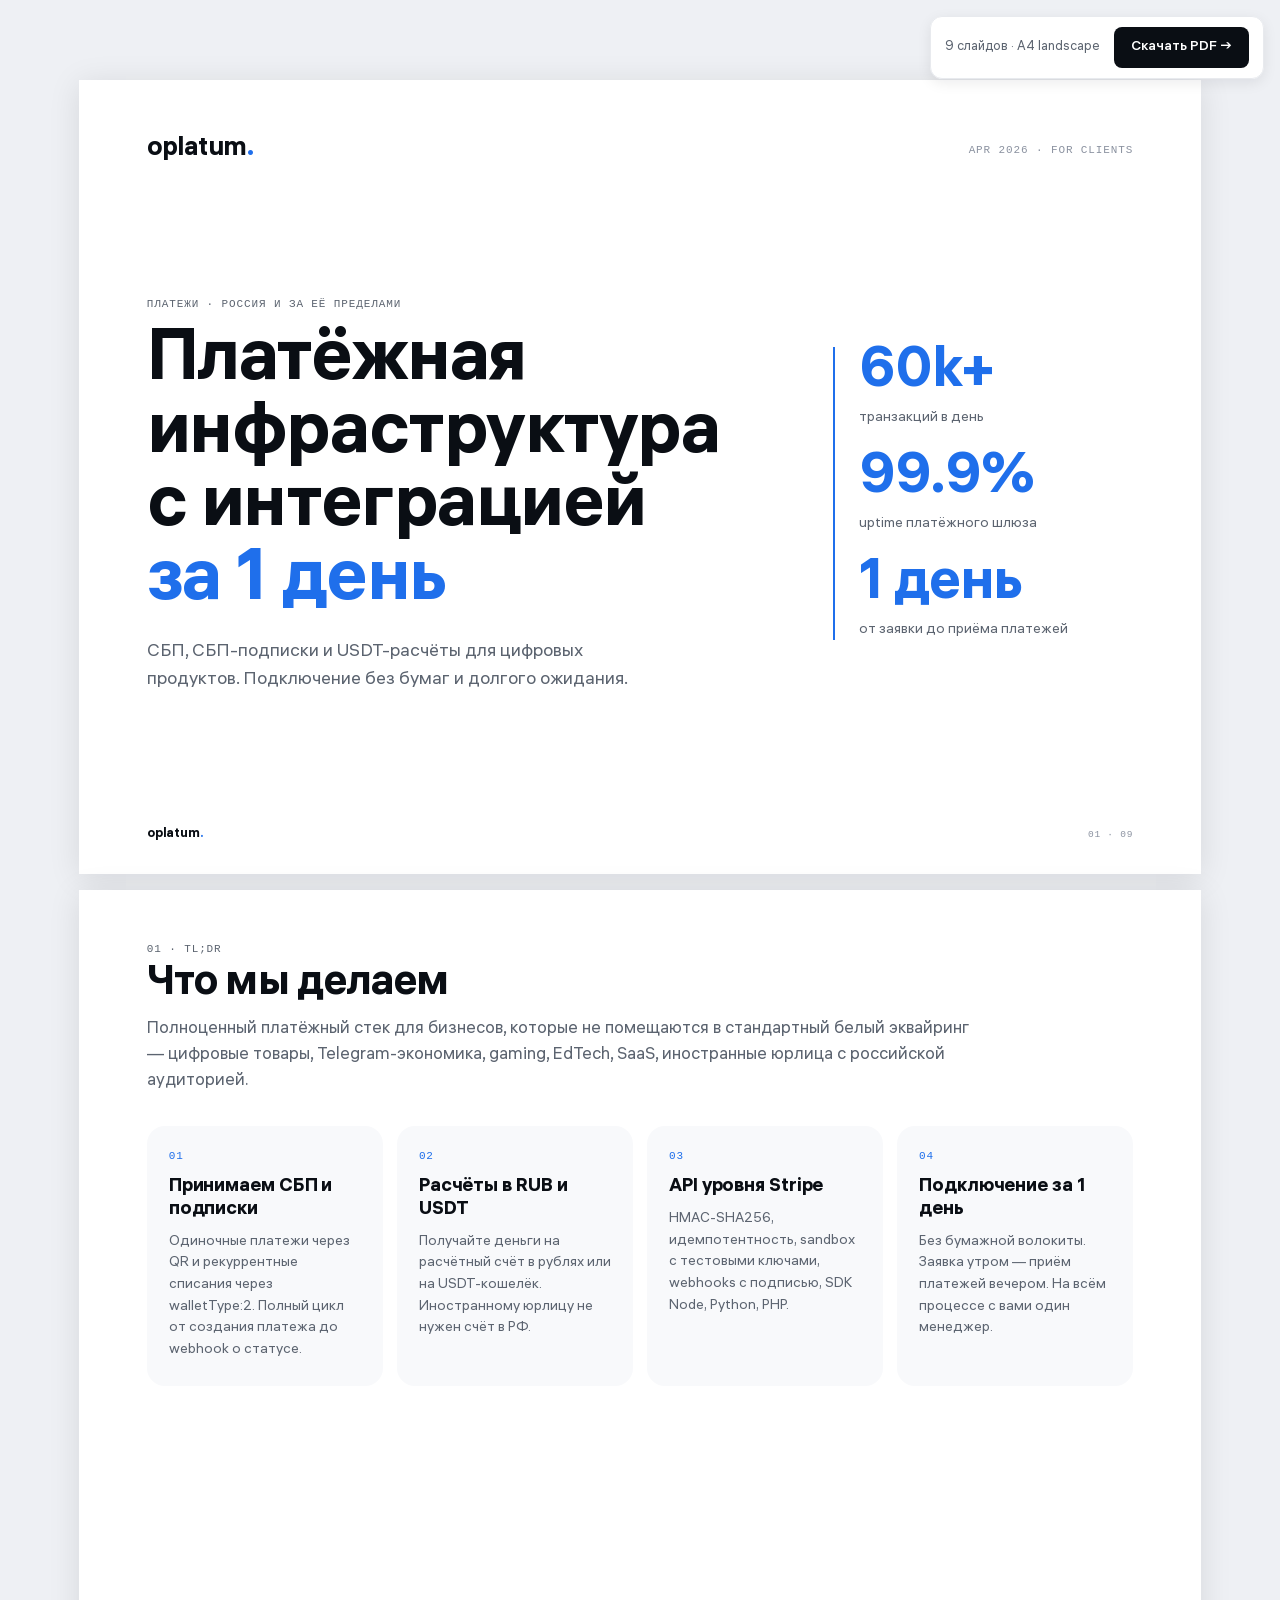
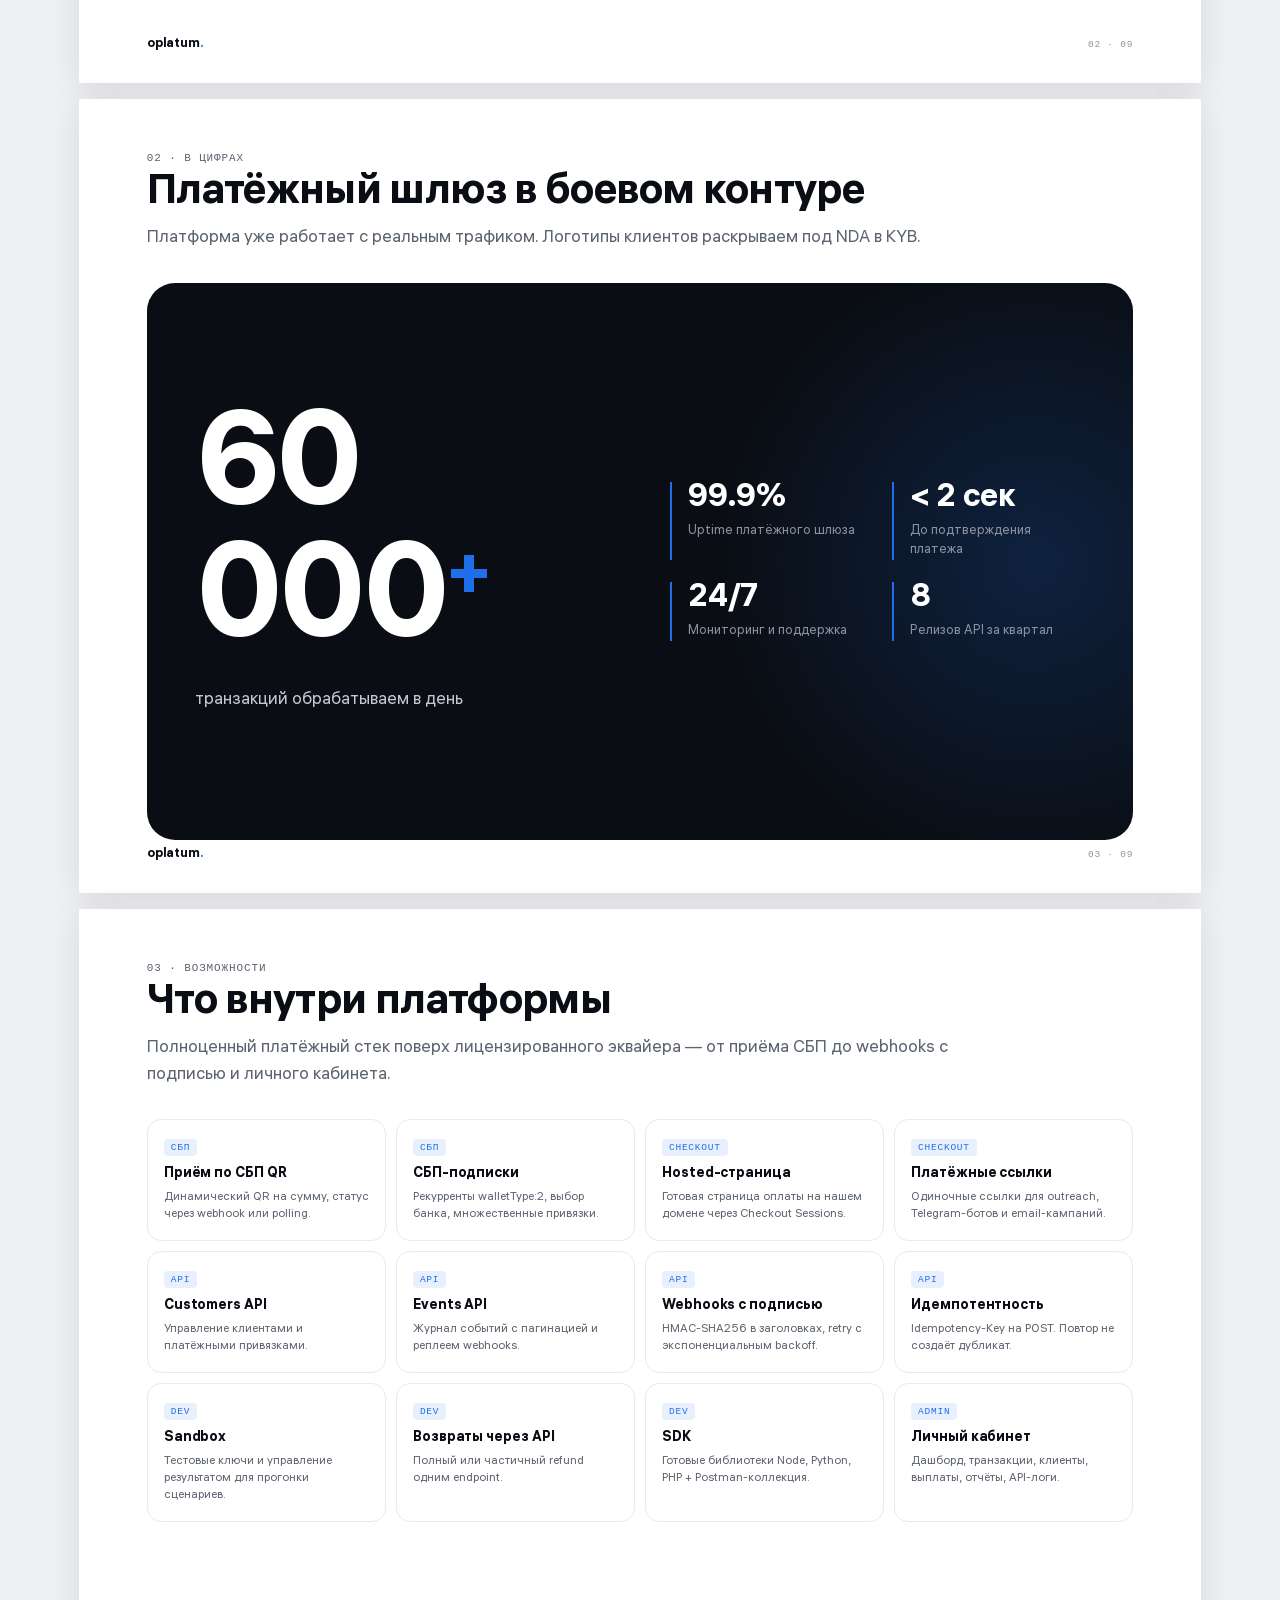
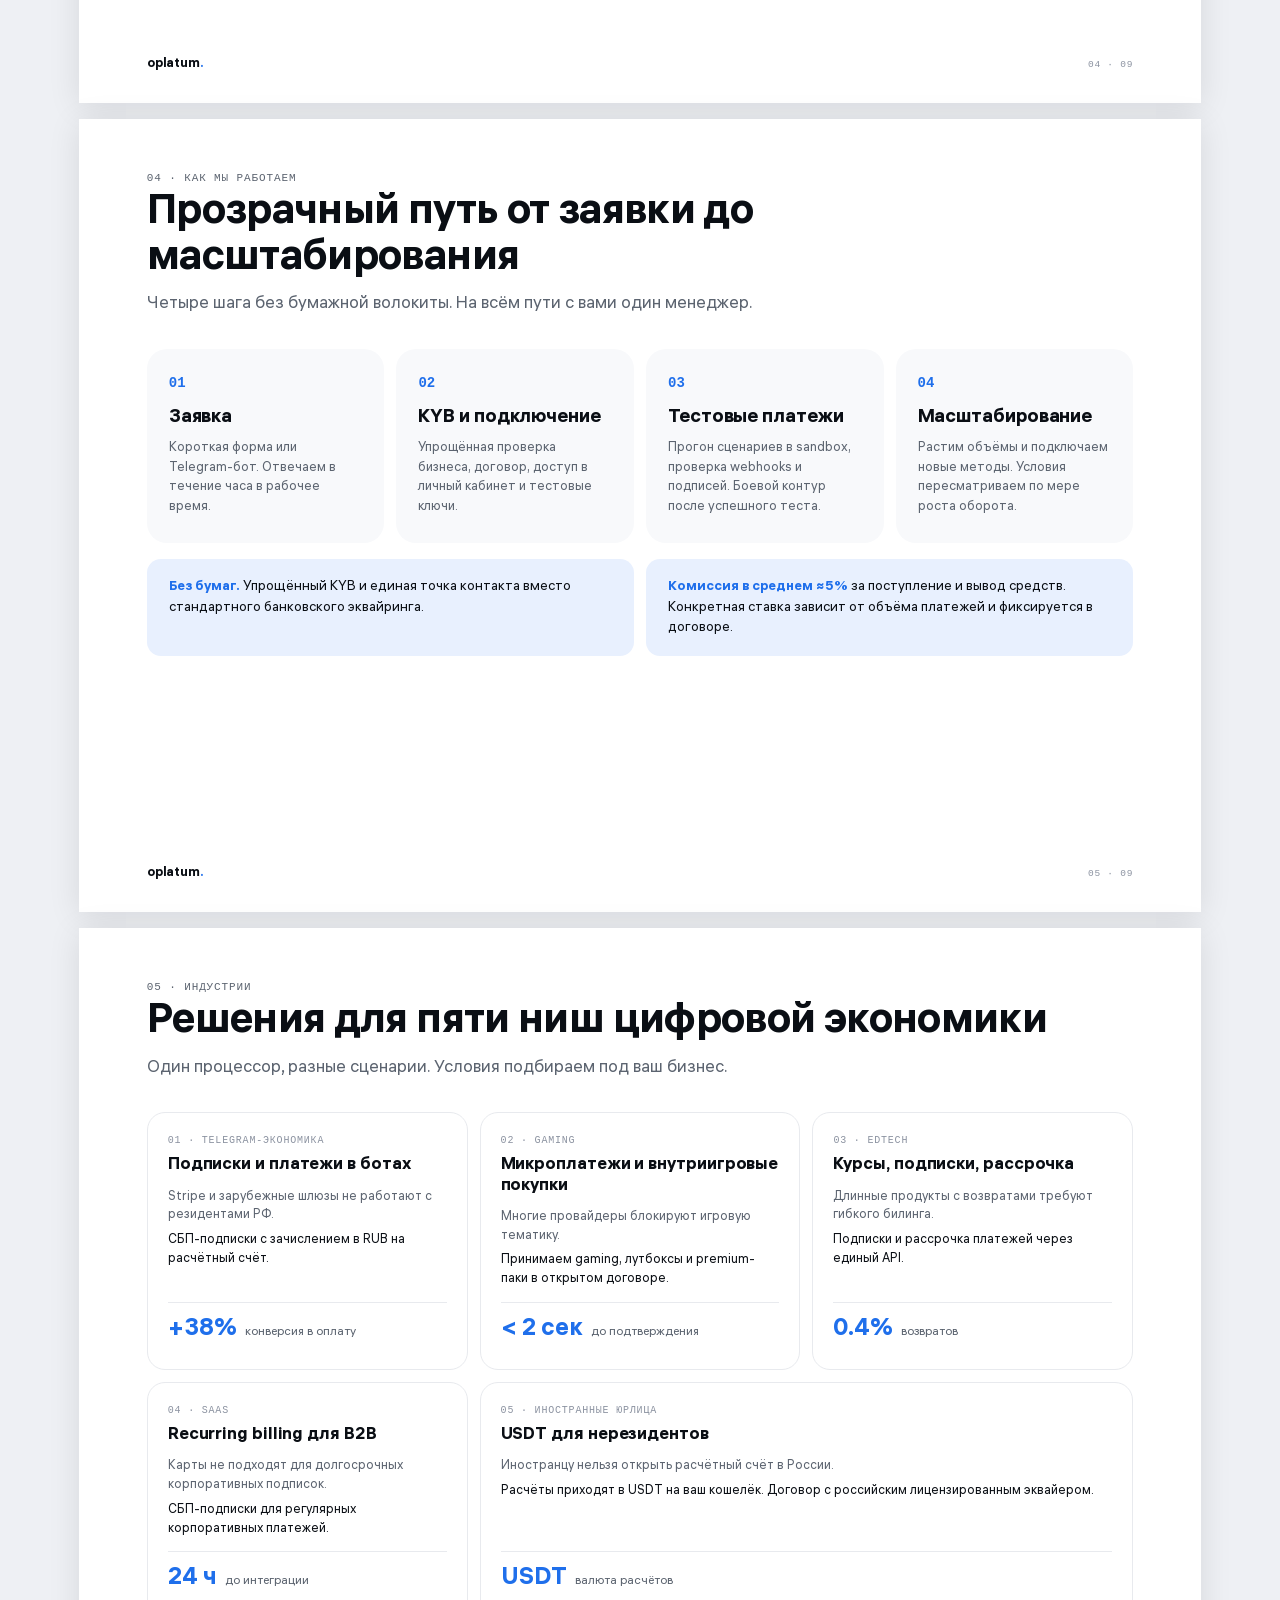
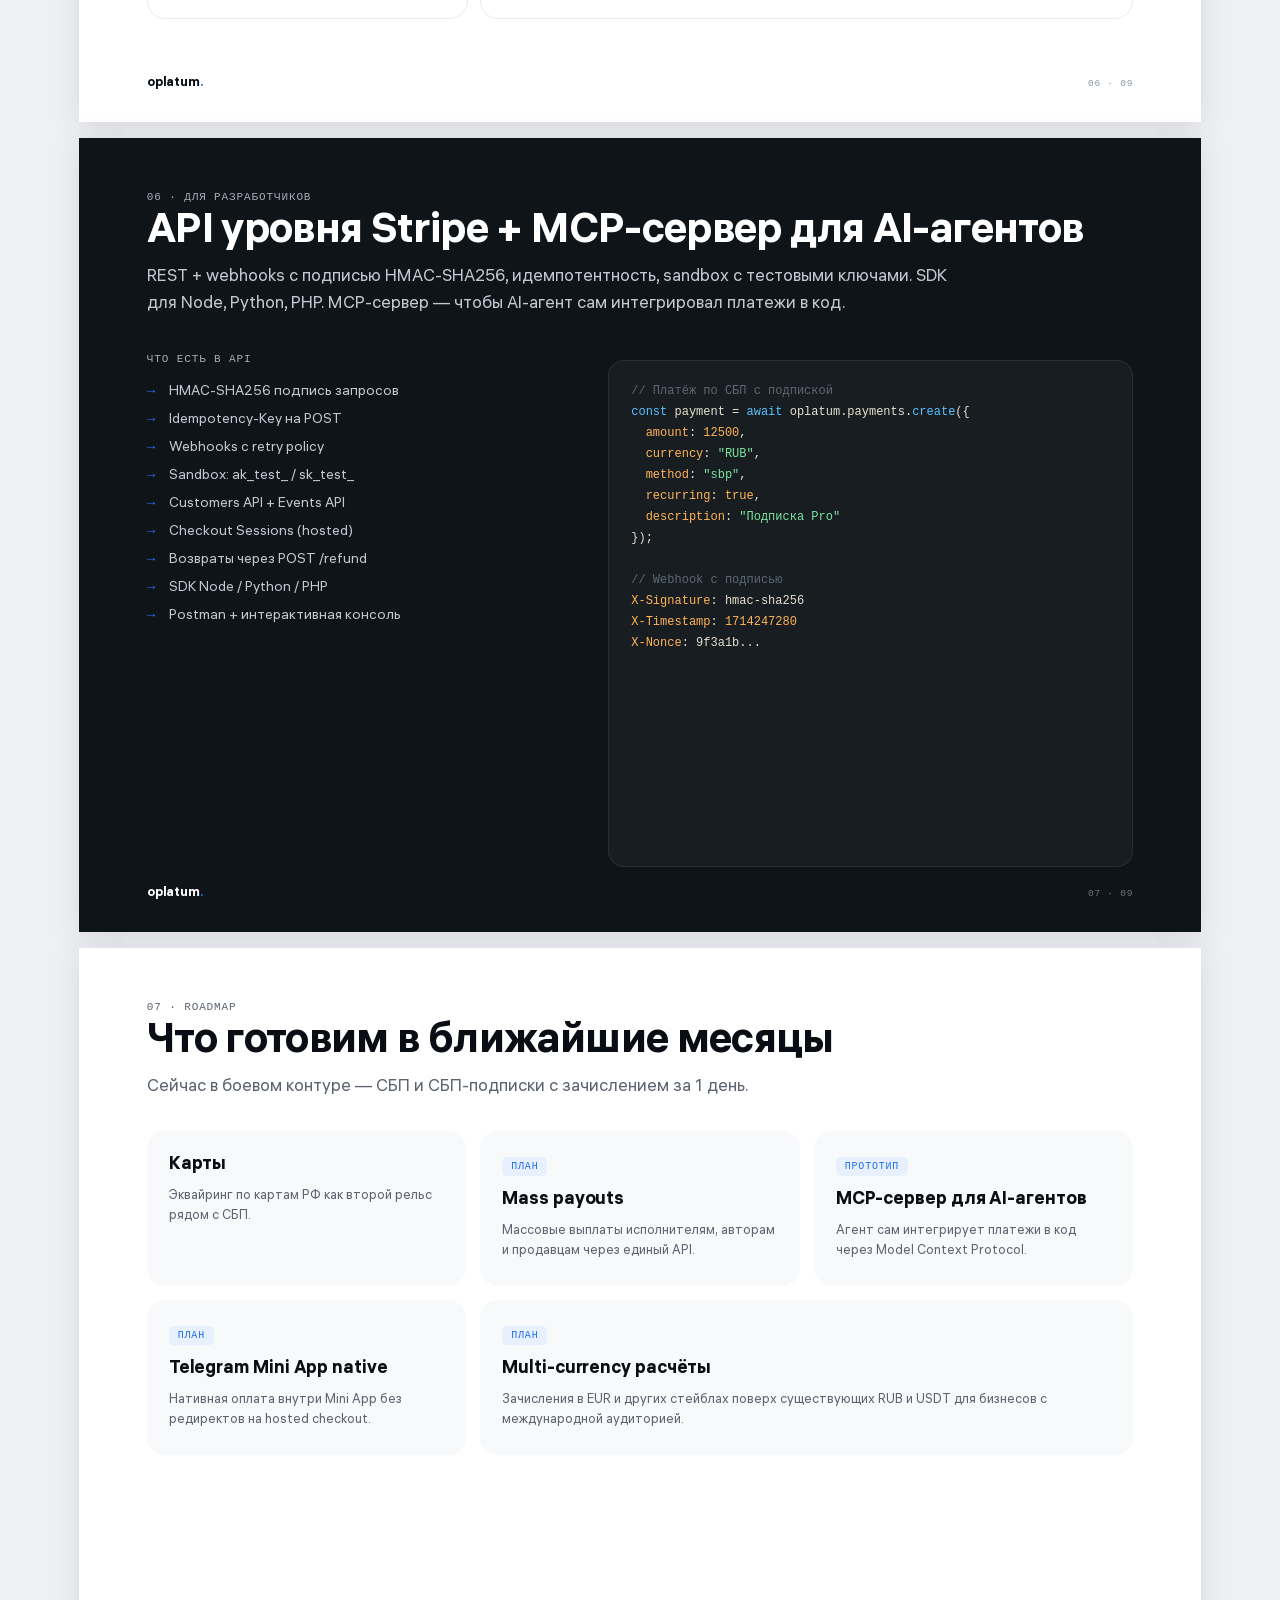
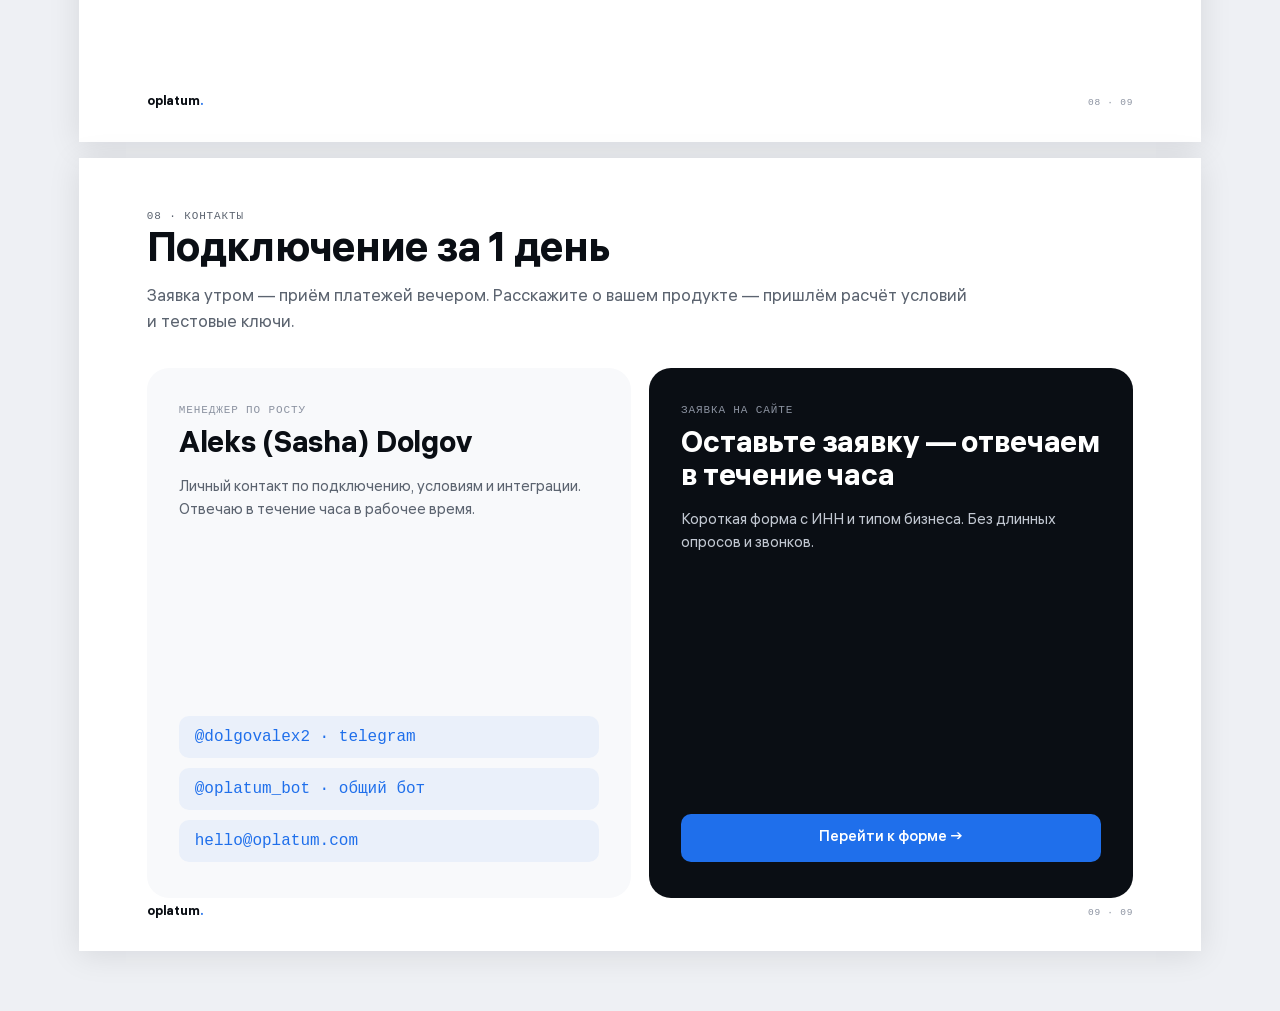
<file: deck/index.html>
<!doctype html>
<html lang="ru">
<head>
<meta charset="utf-8">
<meta name="viewport" content="width=device-width, initial-scale=1">
<title>Oplatum — Презентация для клиентов</title>
<meta name="description" content="Платёжная инфраструктура с интеграцией за 1 день. СБП, СБП-подписки, USDT-расчёты. 60 000+ транзакций в день, uptime 99.9%.">
<style>
/* ============================================================
   Oplatum Deck — A4 LANDSCAPE (297×210mm), 10 slides
   ============================================================ */

@font-face { font-family: 'ALS Hauss'; src: url('../fonts/ALSHauss-Light.ttf') format('truetype');   font-weight: 300; font-display: swap; }
@font-face { font-family: 'ALS Hauss'; src: url('../fonts/ALSHauss-Regular.ttf') format('truetype'); font-weight: 400; font-display: swap; }
@font-face { font-family: 'ALS Hauss'; src: url('../fonts/ALSHauss-Medium.ttf') format('truetype');  font-weight: 500; font-display: swap; }
@font-face { font-family: 'ALS Hauss'; src: url('../fonts/ALSHauss-Bold.ttf') format('truetype');    font-weight: 700; font-display: swap; }
@import url('https://fonts.googleapis.com/css2?family=JetBrains+Mono:wght@400;500&display=swap');

:root {
  --bg: #FFFFFF;
  --surface: #F8F9FB;
  --surface-2: #F1F3F6;
  --text: #0A0E14;
  --text-secondary: #5C6470;
  --text-muted: #8B92A0;
  --border: #E8EAEE;
  --border-strong: #D5D9E0;
  --accent: #1F6FEB;
  --highlight: #1F6FEB;
  --highlight-soft: #E8F0FE;
  --terminal-bg: #0F1419;
  --terminal-fg: #E6E1CF;
  --terminal-green: #7CE3A1;
  --terminal-amber: #FFB454;
  --terminal-muted: #5C6773;
  --font-display: 'ALS Hauss', -apple-system, BlinkMacSystemFont, 'Segoe UI', sans-serif;
  --font-body: 'ALS Hauss', -apple-system, BlinkMacSystemFont, 'Segoe UI', sans-serif;
  --font-mono: 'JetBrains Mono', ui-monospace, SFMono-Regular, Menlo, monospace;
}

* { box-sizing: border-box; }
html, body { margin: 0; padding: 0; background: #EEF0F4; color: var(--text); font-family: var(--font-body); -webkit-font-smoothing: antialiased; }

/* Toolbar (hidden when printing) */
.deck-toolbar {
  position: fixed; top: 16px; right: 16px; z-index: 100;
  display: flex; gap: 10px; align-items: center;
  background: rgba(255,255,255,0.96);
  backdrop-filter: blur(12px); -webkit-backdrop-filter: blur(12px);
  border: 1px solid var(--border);
  border-radius: 12px;
  padding: 10px 14px;
  box-shadow: 0 4px 14px rgba(10,14,20,0.08);
}
.deck-toolbar .hint { font-size: 13px; color: var(--text-secondary); margin-right: 4px; }
.btn-download {
  font-family: var(--font-body); font-weight: 500; font-size: 14px;
  background: var(--text); color: #FFF;
  border: 1px solid transparent; border-radius: 8px;
  padding: 10px 16px; cursor: pointer;
  display: inline-flex; align-items: center; gap: 8px;
  transition: all 200ms ease;
  text-decoration: none;
}
.btn-download:hover { background: #1F262E; }

/* Deck container */
.deck { display: flex; flex-direction: column; align-items: center; gap: 16px; padding: 80px 16px 60px; }

/* A4 landscape slide */
.slide {
  width: 297mm; height: 210mm;
  background: var(--bg);
  position: relative; overflow: hidden;
  padding: 14mm 18mm;
  display: flex; flex-direction: column;
  box-shadow: 0 4px 30px rgba(10,14,20,0.10);
  break-inside: avoid;
}
.slide.dark { background: var(--terminal-bg); color: #FFF; }

/* Slide chrome */
.slide-head { display: flex; flex-direction: column; gap: 8px; margin-bottom: 8mm; }
.slide-foot {
  position: absolute; left: 18mm; right: 18mm; bottom: 8mm;
  display: flex; justify-content: space-between; align-items: center;
  font-family: var(--font-mono); font-size: 9.5px; color: var(--text-muted);
  text-transform: uppercase; letter-spacing: 0.08em;
}
.slide.dark .slide-foot { color: #6E7682; }
.slide-foot .wm { font-family: var(--font-display); font-weight: 700; font-size: 13px; color: var(--text); text-transform: none; letter-spacing: -0.01em; }
.slide.dark .slide-foot .wm { color: #FFF; }
.slide-foot .wm .dot { color: var(--highlight); }

/* Type */
.ovl { font-family: var(--font-mono); font-size: 11px; font-weight: 500; text-transform: uppercase; letter-spacing: 0.08em; color: var(--text-secondary); }
.slide.dark .ovl { color: #A5ADB8; }
h1, h2, h3 { font-family: var(--font-display); margin: 0; font-weight: 700; letter-spacing: -0.02em; line-height: 1.05; }
h1 { font-size: 64px; }
h2 { font-size: 42px; line-height: 1.1; letter-spacing: -0.015em; }
h3 { font-size: 22px; line-height: 1.2; letter-spacing: -0.005em; }
p { margin: 0; line-height: 1.55; }
.lead { font-size: 17px; color: var(--text-secondary); line-height: 1.55; max-width: 220mm; }
.slide.dark .lead { color: #C2C8D2; }
.accent { color: var(--highlight); }

/* ===== Slide 1 — cover (landscape: title left, meta right) ===== */
.s-cover { justify-content: space-between; }
.s-cover .top { display: flex; justify-content: space-between; align-items: center; }
.s-cover .wm-big { font-weight: 700; font-size: 26px; letter-spacing: -0.025em; }
.s-cover .wm-big .dot { color: var(--highlight); }
.s-cover .stamp { font-family: var(--font-mono); font-size: 11px; color: var(--text-muted); text-transform: uppercase; letter-spacing: 0.08em; }
.s-cover .mid { display: grid; grid-template-columns: 1.4fr 1fr; gap: 30mm; align-items: center; flex: 1; padding: 12mm 0; }
.s-cover .mid h1 { font-size: 72px; line-height: 1.02; }
.s-cover .mid h1 .accent { color: var(--highlight); }
.s-cover .mid .lead { margin-top: 18px; max-width: 130mm; font-size: 18px; }
.s-cover .meta-stack { display: flex; flex-direction: column; gap: 22px; }
.s-cover .meta-num { font-size: 56px; font-weight: 700; color: var(--highlight); letter-spacing: -0.02em; line-height: 1; }
.s-cover .meta-lbl { font-size: 14px; color: var(--text-secondary); margin-top: 6px; line-height: 1.4; }
.s-cover .meta-row { display: flex; flex-direction: column; gap: 24px; padding-left: 24px; border-left: 2px solid var(--highlight); }

/* ===== Slide 2 — TL;DR (4 cards horizontal) ===== */
.tldr-grid { display: grid; grid-template-columns: repeat(4, 1fr); gap: 14px; flex: 1; align-content: start; }
.tldr-card { background: var(--surface); border-radius: 18px; padding: 24px 22px; }
.tldr-card .num { font-family: var(--font-mono); font-size: 11px; color: var(--highlight); margin-bottom: 14px; font-weight: 500; letter-spacing: 0.08em; }
.tldr-card h3 { font-size: 19px; margin-bottom: 10px; line-height: 1.2; }
.tldr-card p { font-size: 14px; color: var(--text-secondary); line-height: 1.55; }

/* ===== Slide 3 — proof of concept (left big number, right stats) ===== */
.proof-box { background: var(--text); color: #FFF; border-radius: 28px; padding: 40px 48px; flex: 1; display: grid; grid-template-columns: 1.05fr 1fr; gap: 40px; align-items: center; position: relative; overflow: hidden; }
.proof-box::before { content: ''; position: absolute; top: 0; right: 0; width: 50%; height: 100%; background: radial-gradient(circle at 80% 50%, rgba(31,111,235,0.20), transparent 65%); pointer-events: none; }
.proof-main { position: relative; z-index: 1; }
.proof-headline { font-family: var(--font-display); font-size: 132px; font-weight: 700; line-height: 1; letter-spacing: -0.04em; }
.proof-headline .plus { color: var(--highlight); font-size: 72px; vertical-align: top; }
.proof-cap { font-size: 17px; color: #C2C8D2; margin-top: 14px; max-width: 280px; line-height: 1.4; }
.proof-stats { display: grid; grid-template-columns: 1fr 1fr; gap: 22px 28px; position: relative; z-index: 1; }
.proof-stat { padding-left: 16px; border-left: 2px solid var(--highlight); }
.proof-stat .v { font-size: 32px; font-weight: 700; color: #FFF; letter-spacing: -0.01em; line-height: 1.1; }
.proof-stat .l { font-size: 13px; color: #8B92A0; margin-top: 6px; line-height: 1.4; }

/* ===== Slide 4 — features grid (4 cols × 3 rows) ===== */
.feat-grid { display: grid; grid-template-columns: repeat(4, 1fr); gap: 10px; flex: 1; align-content: start; }
.feat { background: #FFF; border: 1px solid var(--border); border-radius: 14px; padding: 16px 16px; }
.feat .tag { display: inline-block; font-family: var(--font-mono); font-size: 9.5px; text-transform: uppercase; letter-spacing: 0.08em; color: var(--highlight); background: var(--highlight-soft); padding: 3px 7px; border-radius: 4px; margin-bottom: 10px; }
.feat h3 { font-size: 14px; margin: 0 0 6px; line-height: 1.25; }
.feat p { font-size: 11.5px; color: var(--text-secondary); line-height: 1.5; }

/* ===== Slide 5 — process steps (4 cols) ===== */
.steps { display: grid; grid-template-columns: repeat(4, 1fr); gap: 12px; }
.step { background: var(--surface); border-radius: 20px; padding: 26px 22px; position: relative; }
.step .n { font-family: var(--font-mono); font-weight: 700; font-size: 14px; color: var(--highlight); margin-bottom: 16px; }
.step h3 { font-size: 19px; margin: 0 0 10px; line-height: 1.2; }
.step p { font-size: 13px; color: var(--text-secondary); line-height: 1.5; }
.steps-meta { margin-top: 16px; display: grid; grid-template-columns: 1fr 1fr; gap: 12px; }
.steps-meta-block { padding: 18px 22px; background: var(--highlight-soft); border-radius: 14px; font-size: 13.5px; color: var(--text); line-height: 1.5; }
.steps-meta-block b { color: var(--highlight); }

/* ===== Slide 6 — industries (5 cards in 3+2 layout) ===== */
.ind-grid { display: grid; grid-template-columns: repeat(3, 1fr); gap: 12px; flex: 1; align-content: start; }
.ind { background: #FFF; border: 1px solid var(--border); border-radius: 18px; padding: 22px 20px; display: flex; flex-direction: column; }
.ind .ovl-mini { font-family: var(--font-mono); font-size: 10px; color: var(--text-muted); text-transform: uppercase; letter-spacing: 0.08em; margin-bottom: 10px; }
.ind h3 { font-size: 17px; margin: 0 0 12px; line-height: 1.2; }
.ind .pr { font-size: 12.5px; color: var(--text-secondary); margin-bottom: 6px; line-height: 1.5; }
.ind .sl { font-size: 12.5px; color: var(--text); margin-bottom: 12px; line-height: 1.5; }
.ind .metric { font-size: 24px; font-weight: 700; color: var(--highlight); margin-top: auto; padding-top: 12px; border-top: 1px solid var(--border); display: flex; align-items: baseline; gap: 8px; }
.ind .metric span { font-family: var(--font-body); font-size: 12px; color: var(--text-secondary); font-weight: 400; }

/* ===== Slide 8 — dev (dark, two-col, code right) ===== */
.dev-block { display: grid; grid-template-columns: 0.9fr 1.1fr; gap: 32px; align-items: stretch; flex: 1; }
.dev-block ul { list-style: none; padding: 0; margin: 14px 0 0; display: flex; flex-direction: column; gap: 9px; }
.dev-block li { font-size: 14px; color: #C2C8D2; padding-left: 22px; position: relative; }
.dev-block li::before { content: '→'; position: absolute; left: 0; color: var(--highlight); font-family: var(--font-mono); }
.codeblock { background: rgba(255,255,255,0.04); border: 1px solid rgba(255,255,255,0.08); border-radius: 16px; padding: 20px 22px; font-family: var(--font-mono); font-size: 12px; line-height: 1.75; color: var(--terminal-fg); white-space: pre-wrap; align-self: stretch; overflow: hidden; }
.codeblock .com { color: var(--terminal-muted); }
.codeblock .key { color: var(--terminal-amber); }
.codeblock .str { color: var(--terminal-green); }
.codeblock .fn  { color: #59C2FF; }
.codeblock .num { color: var(--terminal-amber); }

/* ===== Slide 9 — roadmap (3 cols + 2 cols span) ===== */
.rm-grid { display: grid; grid-template-columns: repeat(3, 1fr); gap: 14px; }
.rm-card { background: var(--surface); border-radius: 18px; padding: 24px 22px; }
.rm-card .stt { display: inline-block; font-family: var(--font-mono); font-size: 10px; color: var(--highlight); background: var(--highlight-soft); padding: 4px 9px; border-radius: 5px; margin-bottom: 14px; text-transform: uppercase; letter-spacing: 0.08em; }
.rm-card h3 { font-size: 18px; margin: 0 0 10px; }
.rm-card p { font-size: 13px; color: var(--text-secondary); line-height: 1.55; }

/* ===== Slide 10 — contacts ===== */
.contacts { display: grid; grid-template-columns: 1fr 1fr; gap: 18px; flex: 1; }
.contact-block { background: var(--surface); border-radius: 22px; padding: 36px 32px; display: flex; flex-direction: column; }
.contact-block.cta-final { background: var(--text); color: #FFF; }
.contact-block .ovl-mini { font-family: var(--font-mono); font-size: 11px; color: var(--text-muted); text-transform: uppercase; letter-spacing: 0.08em; margin-bottom: 14px; }
.contact-block.cta-final .ovl-mini { color: #8B92A0; }
.contact-block h3 { font-size: 30px; margin: 0 0 14px; line-height: 1.1; }
.contact-block.cta-final h3 { color: #FFF; }
.contact-block p { font-size: 15px; color: var(--text-secondary); margin-bottom: 16px; line-height: 1.55; }
.contact-block.cta-final p { color: #C2C8D2; }
.contact-block .contact-list { display: flex; flex-direction: column; gap: 10px; margin-top: auto; }
.contact-block .contact-list a { font-family: var(--font-mono); font-size: 16px; color: var(--highlight); text-decoration: none; padding: 12px 16px; background: rgba(31,111,235,0.06); border-radius: 10px; }
.contact-block.cta-final .contact-list a { background: var(--highlight); color: #FFF; text-align: center; padding: 14px 22px; font-family: var(--font-body); font-weight: 500; font-size: 15px; }

/* ============================================================
   PRINT — A4 landscape, hide chrome
   ============================================================ */
@page { size: 297mm 210mm; margin: 0; }

@media print {
  html, body { background: #FFF !important; -webkit-print-color-adjust: exact; print-color-adjust: exact; color-adjust: exact; margin: 0 !important; padding: 0 !important; }
  .deck-toolbar { display: none !important; }
  .deck { padding: 0 !important; gap: 0 !important; margin: 0 !important; display: block !important; }
  .slide {
    box-shadow: none !important;
    transform: none !important;
    page-break-after: always;
    break-after: page;
    margin: 0 !important;
  }
  .slide:last-child { page-break-after: auto; break-after: auto; }
  * { animation: none !important; transition: none !important; }
}

/* Screen-only narrow: scale slides on small viewports */
@media screen and (max-width: 1100px) {
  .deck { padding: 60px 8px 40px; }
  .slide { transform: scale(0.6); transform-origin: top center; margin-bottom: -84mm; }
}
</style>
</head>
<body>

<div class="deck-toolbar">
  <span class="hint">9 слайдов · A4 landscape</span>
  <a class="btn-download" href="./oplatum-deck.pdf" download="Oplatum-Deck.pdf">Скачать PDF →</a>
</div>

<div class="deck">

<!-- ===== Slide 1 — cover ===== -->
<section class="slide s-cover">
  <div class="top">
    <span class="wm-big">oplatum<span class="dot">.</span></span>
    <span class="stamp">Apr 2026 · for clients</span>
  </div>
  <div class="mid">
    <div>
      <span class="ovl">Платежи · Россия и за её пределами</span>
      <h1 style="margin-top: 14px;">Платёжная инфраструктура с интеграцией <span class="accent">за 1 день</span></h1>
      <p class="lead">СБП, СБП-подписки и USDT-расчёты для цифровых продуктов. Подключение без бумаг и долгого ожидания.</p>
    </div>
    <div class="meta-row">
      <div>
        <div class="meta-num">60k+</div>
        <div class="meta-lbl">транзакций в день</div>
      </div>
      <div>
        <div class="meta-num">99.9%</div>
        <div class="meta-lbl">uptime платёжного шлюза</div>
      </div>
      <div>
        <div class="meta-num">1 день</div>
        <div class="meta-lbl">от заявки до приёма платежей</div>
      </div>
    </div>
  </div>
  <footer class="slide-foot"><span class="wm">oplatum<span class="dot">.</span></span><span>01 · 09</span></footer>
</section>

<!-- ===== Slide 2 — TL;DR ===== -->
<section class="slide">
  <div class="slide-head">
    <span class="ovl">01 · TL;DR</span>
    <h2>Что мы делаем</h2>
    <p class="lead">Полноценный платёжный стек для бизнесов, которые не помещаются в стандартный белый эквайринг — цифровые товары, Telegram-экономика, gaming, EdTech, SaaS, иностранные юрлица с российской аудиторией.</p>
  </div>
  <div class="tldr-grid">
    <div class="tldr-card">
      <div class="num">01</div>
      <h3>Принимаем СБП и подписки</h3>
      <p>Одиночные платежи через QR и рекуррентные списания через walletType:2. Полный цикл от создания платежа до webhook о статусе.</p>
    </div>
    <div class="tldr-card">
      <div class="num">02</div>
      <h3>Расчёты в RUB и USDT</h3>
      <p>Получайте деньги на расчётный счёт в рублях или на USDT-кошелёк. Иностранному юрлицу не нужен счёт в РФ.</p>
    </div>
    <div class="tldr-card">
      <div class="num">03</div>
      <h3>API уровня Stripe</h3>
      <p>HMAC-SHA256, идемпотентность, sandbox с тестовыми ключами, webhooks с подписью, SDK Node, Python, PHP.</p>
    </div>
    <div class="tldr-card">
      <div class="num">04</div>
      <h3>Подключение за 1 день</h3>
      <p>Без бумажной волокиты. Заявка утром — приём платежей вечером. На всём процессе с вами один менеджер.</p>
    </div>
  </div>
  <footer class="slide-foot"><span class="wm">oplatum<span class="dot">.</span></span><span>02 · 09</span></footer>
</section>

<!-- ===== Slide 3 — Proof of concept ===== -->
<section class="slide">
  <div class="slide-head">
    <span class="ovl">02 · В цифрах</span>
    <h2>Платёжный шлюз в боевом контуре</h2>
    <p class="lead">Платформа уже работает с реальным трафиком. Логотипы клиентов раскрываем под NDA в KYB.</p>
  </div>
  <div class="proof-box">
    <div class="proof-main">
      <div class="proof-headline">60 000<span class="plus">+</span></div>
      <div class="proof-cap">транзакций обрабатываем в день</div>
    </div>
    <div class="proof-stats">
      <div class="proof-stat">
        <div class="v">99.9%</div>
        <div class="l">Uptime платёжного шлюза</div>
      </div>
      <div class="proof-stat">
        <div class="v">&lt; 2 сек</div>
        <div class="l">До подтверждения платежа</div>
      </div>
      <div class="proof-stat">
        <div class="v">24/7</div>
        <div class="l">Мониторинг и поддержка</div>
      </div>
      <div class="proof-stat">
        <div class="v">8</div>
        <div class="l">Релизов API за квартал</div>
      </div>
    </div>
  </div>
  <footer class="slide-foot"><span class="wm">oplatum<span class="dot">.</span></span><span>03 · 09</span></footer>
</section>

<!-- ===== Slide 4 — Features ===== -->
<section class="slide">
  <div class="slide-head">
    <span class="ovl">03 · Возможности</span>
    <h2>Что внутри платформы</h2>
    <p class="lead">Полноценный платёжный стек поверх лицензированного эквайера — от приёма СБП до webhooks с подписью и личного кабинета.</p>
  </div>
  <div class="feat-grid">
    <div class="feat"><div class="tag">СБП</div><h3>Приём по СБП QR</h3><p>Динамический QR на сумму, статус через webhook или polling.</p></div>
    <div class="feat"><div class="tag">СБП</div><h3>СБП-подписки</h3><p>Рекурренты walletType:2, выбор банка, множественные привязки.</p></div>
    <div class="feat"><div class="tag">Checkout</div><h3>Hosted-страница</h3><p>Готовая страница оплаты на нашем домене через Checkout Sessions.</p></div>
    <div class="feat"><div class="tag">Checkout</div><h3>Платёжные ссылки</h3><p>Одиночные ссылки для outreach, Telegram-ботов и email-кампаний.</p></div>
    <div class="feat"><div class="tag">API</div><h3>Customers API</h3><p>Управление клиентами и платёжными привязками.</p></div>
    <div class="feat"><div class="tag">API</div><h3>Events API</h3><p>Журнал событий с пагинацией и реплеем webhooks.</p></div>
    <div class="feat"><div class="tag">API</div><h3>Webhooks с подписью</h3><p>HMAC-SHA256 в заголовках, retry с экспоненциальным backoff.</p></div>
    <div class="feat"><div class="tag">API</div><h3>Идемпотентность</h3><p>Idempotency-Key на POST. Повтор не создаёт дубликат.</p></div>
    <div class="feat"><div class="tag">Dev</div><h3>Sandbox</h3><p>Тестовые ключи и управление результатом для прогонки сценариев.</p></div>
    <div class="feat"><div class="tag">Dev</div><h3>Возвраты через API</h3><p>Полный или частичный refund одним endpoint.</p></div>
    <div class="feat"><div class="tag">Dev</div><h3>SDK</h3><p>Готовые библиотеки Node, Python, PHP + Postman-коллекция.</p></div>
    <div class="feat"><div class="tag">Admin</div><h3>Личный кабинет</h3><p>Дашборд, транзакции, клиенты, выплаты, отчёты, API-логи.</p></div>
  </div>
  <footer class="slide-foot"><span class="wm">oplatum<span class="dot">.</span></span><span>04 · 09</span></footer>
</section>

<!-- ===== Slide 5 — Process ===== -->
<section class="slide">
  <div class="slide-head">
    <span class="ovl">04 · Как мы работаем</span>
    <h2>Прозрачный путь от заявки до масштабирования</h2>
    <p class="lead">Четыре шага без бумажной волокиты. На всём пути с вами один менеджер.</p>
  </div>
  <div class="steps">
    <div class="step"><div class="n">01</div><h3>Заявка</h3><p>Короткая форма или Telegram-бот. Отвечаем в течение часа в рабочее время.</p></div>
    <div class="step"><div class="n">02</div><h3>KYB и подключение</h3><p>Упрощённая проверка бизнеса, договор, доступ в личный кабинет и тестовые ключи.</p></div>
    <div class="step"><div class="n">03</div><h3>Тестовые платежи</h3><p>Прогон сценариев в sandbox, проверка webhooks и подписей. Боевой контур после успешного теста.</p></div>
    <div class="step"><div class="n">04</div><h3>Масштабирование</h3><p>Растим объёмы и подключаем новые методы. Условия пересматриваем по мере роста оборота.</p></div>
  </div>
  <div class="steps-meta">
    <div class="steps-meta-block"><b>Без бумаг.</b> Упрощённый KYB и единая точка контакта вместо стандартного банковского эквайринга.</div>
    <div class="steps-meta-block"><b>Комиссия в среднем ≈5%</b> за поступление и вывод средств. Конкретная ставка зависит от объёма платежей и фиксируется в договоре.</div>
  </div>
  <footer class="slide-foot"><span class="wm">oplatum<span class="dot">.</span></span><span>05 · 09</span></footer>
</section>

<!-- ===== Slide 6 — Industries ===== -->
<section class="slide">
  <div class="slide-head">
    <span class="ovl">05 · Индустрии</span>
    <h2>Решения для пяти ниш цифровой экономики</h2>
    <p class="lead">Один процессор, разные сценарии. Условия подбираем под ваш бизнес.</p>
  </div>
  <div class="ind-grid">
    <div class="ind">
      <div class="ovl-mini">01 · Telegram-экономика</div>
      <h3>Подписки и платежи в ботах</h3>
      <p class="pr">Stripe и зарубежные шлюзы не работают с резидентами РФ.</p>
      <p class="sl">СБП-подписки с зачислением в RUB на расчётный счёт.</p>
      <div class="metric">+38%<span>конверсия в оплату</span></div>
    </div>
    <div class="ind">
      <div class="ovl-mini">02 · Gaming</div>
      <h3>Микроплатежи и внутриигровые покупки</h3>
      <p class="pr">Многие провайдеры блокируют игровую тематику.</p>
      <p class="sl">Принимаем gaming, лутбоксы и premium-паки в открытом договоре.</p>
      <div class="metric">&lt; 2 сек<span>до подтверждения</span></div>
    </div>
    <div class="ind">
      <div class="ovl-mini">03 · EdTech</div>
      <h3>Курсы, подписки, рассрочка</h3>
      <p class="pr">Длинные продукты с возвратами требуют гибкого билинга.</p>
      <p class="sl">Подписки и рассрочка платежей через единый API.</p>
      <div class="metric">0.4%<span>возвратов</span></div>
    </div>
    <div class="ind">
      <div class="ovl-mini">04 · SaaS</div>
      <h3>Recurring billing для B2B</h3>
      <p class="pr">Карты не подходят для долгосрочных корпоративных подписок.</p>
      <p class="sl">СБП-подписки для регулярных корпоративных платежей.</p>
      <div class="metric">24 ч<span>до интеграции</span></div>
    </div>
    <div class="ind" style="grid-column: span 2;">
      <div class="ovl-mini">05 · Иностранные юрлица</div>
      <h3>USDT для нерезидентов</h3>
      <p class="pr">Иностранцу нельзя открыть расчётный счёт в России.</p>
      <p class="sl">Расчёты приходят в USDT на ваш кошелёк. Договор с российским лицензированным эквайером.</p>
      <div class="metric">USDT<span>валюта расчётов</span></div>
    </div>
  </div>
  <footer class="slide-foot"><span class="wm">oplatum<span class="dot">.</span></span><span>06 · 09</span></footer>
</section>

<!-- ===== Slide 8 — Dev (dark) ===== -->
<section class="slide dark">
  <div class="slide-head">
    <span class="ovl">06 · Для разработчиков</span>
    <h2 style="color: #FFF;">API уровня Stripe + MCP-сервер для AI-агентов</h2>
    <p class="lead">REST + webhooks с подписью HMAC-SHA256, идемпотентность, sandbox с тестовыми ключами. SDK для Node, Python, PHP. MCP-сервер — чтобы AI-агент сам интегрировал платежи в код.</p>
  </div>
  <div class="dev-block">
    <div>
      <span class="ovl">Что есть в API</span>
      <ul>
        <li>HMAC-SHA256 подпись запросов</li>
        <li>Idempotency-Key на POST</li>
        <li>Webhooks с retry policy</li>
        <li>Sandbox: ak_test_ / sk_test_</li>
        <li>Customers API + Events API</li>
        <li>Checkout Sessions (hosted)</li>
        <li>Возвраты через POST /refund</li>
        <li>SDK Node / Python / PHP</li>
        <li>Postman + интерактивная консоль</li>
      </ul>
    </div>
    <pre class="codeblock"><span class="com">// Платёж по СБП с подпиской</span>
<span class="fn">const</span> payment = <span class="fn">await</span> oplatum.payments.<span class="fn">create</span>({
  <span class="key">amount</span>: <span class="num">12500</span>,
  <span class="key">currency</span>: <span class="str">"RUB"</span>,
  <span class="key">method</span>: <span class="str">"sbp"</span>,
  <span class="key">recurring</span>: <span class="num">true</span>,
  <span class="key">description</span>: <span class="str">"Подписка Pro"</span>
});

<span class="com">// Webhook с подписью</span>
<span class="key">X-Signature</span>: hmac-sha256
<span class="key">X-Timestamp</span>: <span class="num">1714247280</span>
<span class="key">X-Nonce</span>: 9f3a1b...</pre>
  </div>
  <footer class="slide-foot"><span class="wm">oplatum<span class="dot">.</span></span><span>07 · 09</span></footer>
</section>

<!-- ===== Slide 9 — Roadmap ===== -->
<section class="slide">
  <div class="slide-head">
    <span class="ovl">07 · Roadmap</span>
    <h2>Что готовим в ближайшие месяцы</h2>
    <p class="lead">Сейчас в боевом контуре — СБП и СБП-подписки с зачислением за 1 день.</p>
  </div>
  <div class="rm-grid">
    <div class="rm-card"><h3>Карты</h3><p>Эквайринг по картам РФ как второй рельс рядом с СБП.</p></div>
    <div class="rm-card"><div class="stt">План</div><h3>Mass payouts</h3><p>Массовые выплаты исполнителям, авторам и продавцам через единый API.</p></div>
    <div class="rm-card"><div class="stt">Прототип</div><h3>MCP-сервер для AI-агентов</h3><p>Агент сам интегрирует платежи в код через Model Context Protocol.</p></div>
    <div class="rm-card"><div class="stt">План</div><h3>Telegram Mini App native</h3><p>Нативная оплата внутри Mini App без редиректов на hosted checkout.</p></div>
    <div class="rm-card" style="grid-column: span 2;"><div class="stt">План</div><h3>Multi-currency расчёты</h3><p>Зачисления в EUR и других стейблах поверх существующих RUB и USDT для бизнесов с международной аудиторией.</p></div>
  </div>
  <footer class="slide-foot"><span class="wm">oplatum<span class="dot">.</span></span><span>08 · 09</span></footer>
</section>

<!-- ===== Slide 10 — Contacts / CTA ===== -->
<section class="slide">
  <div class="slide-head">
    <span class="ovl">08 · Контакты</span>
    <h2>Подключение за 1 день</h2>
    <p class="lead">Заявка утром — приём платежей вечером. Расскажите о вашем продукте — пришлём расчёт условий и тестовые ключи.</p>
  </div>
  <div class="contacts">
    <div class="contact-block">
      <div class="ovl-mini">Менеджер по росту</div>
      <h3>Aleks (Sasha) Dolgov</h3>
      <p>Личный контакт по подключению, условиям и интеграции. Отвечаю в течение часа в рабочее время.</p>
      <div class="contact-list">
        <a href="https://t.me/dolgovalex2">@dolgovalex2 · telegram</a>
        <a href="https://t.me/oplatum_bot">@oplatum_bot · общий бот</a>
        <a href="mailto:hello@oplatum.com">hello@oplatum.com</a>
      </div>
    </div>
    <div class="contact-block cta-final">
      <div class="ovl-mini">Заявка на сайте</div>
      <h3>Оставьте заявку — отвечаем в течение часа</h3>
      <p>Короткая форма с ИНН и типом бизнеса. Без длинных опросов и звонков.</p>
      <div class="contact-list">
        <a href="https://oplatum.com/register">Перейти к форме →</a>
      </div>
    </div>
  </div>
  <footer class="slide-foot"><span class="wm">oplatum<span class="dot">.</span></span><span>09 · 09</span></footer>
</section>

</div>

</body>
</html>
</file>
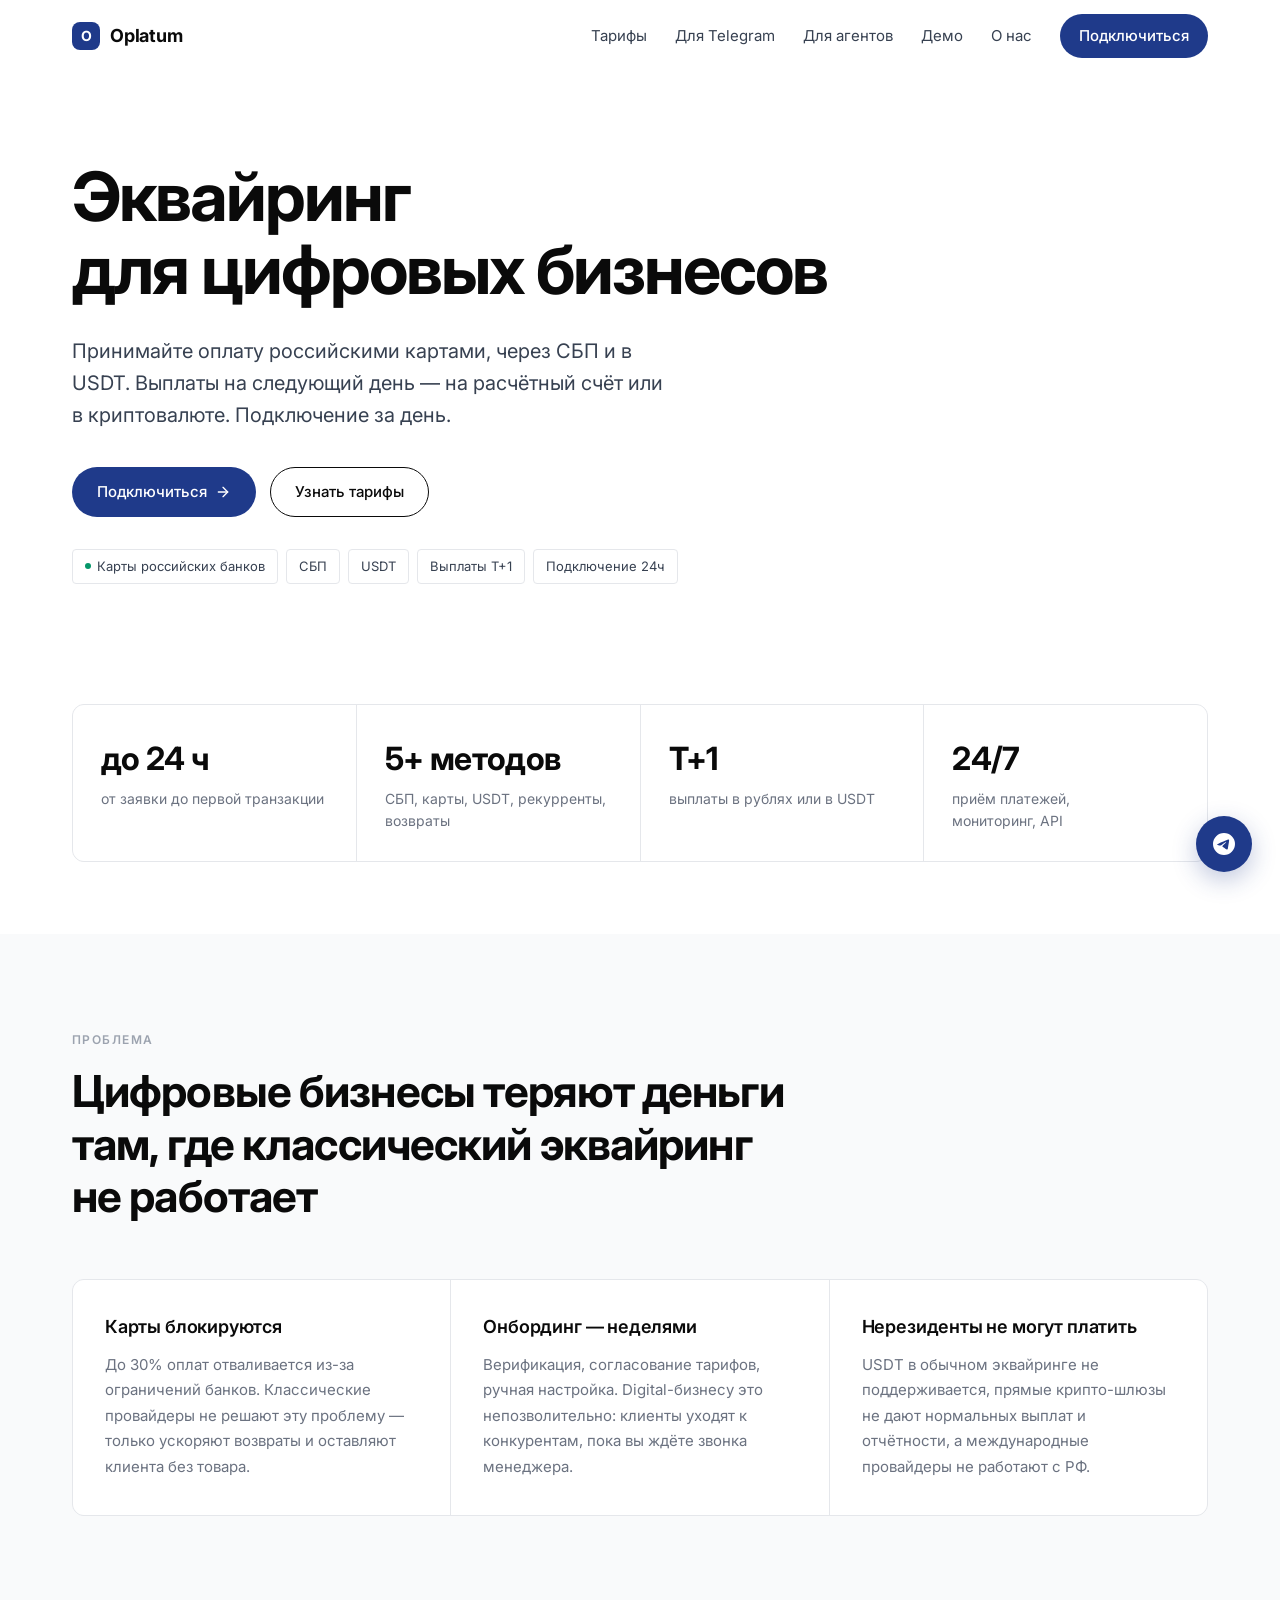
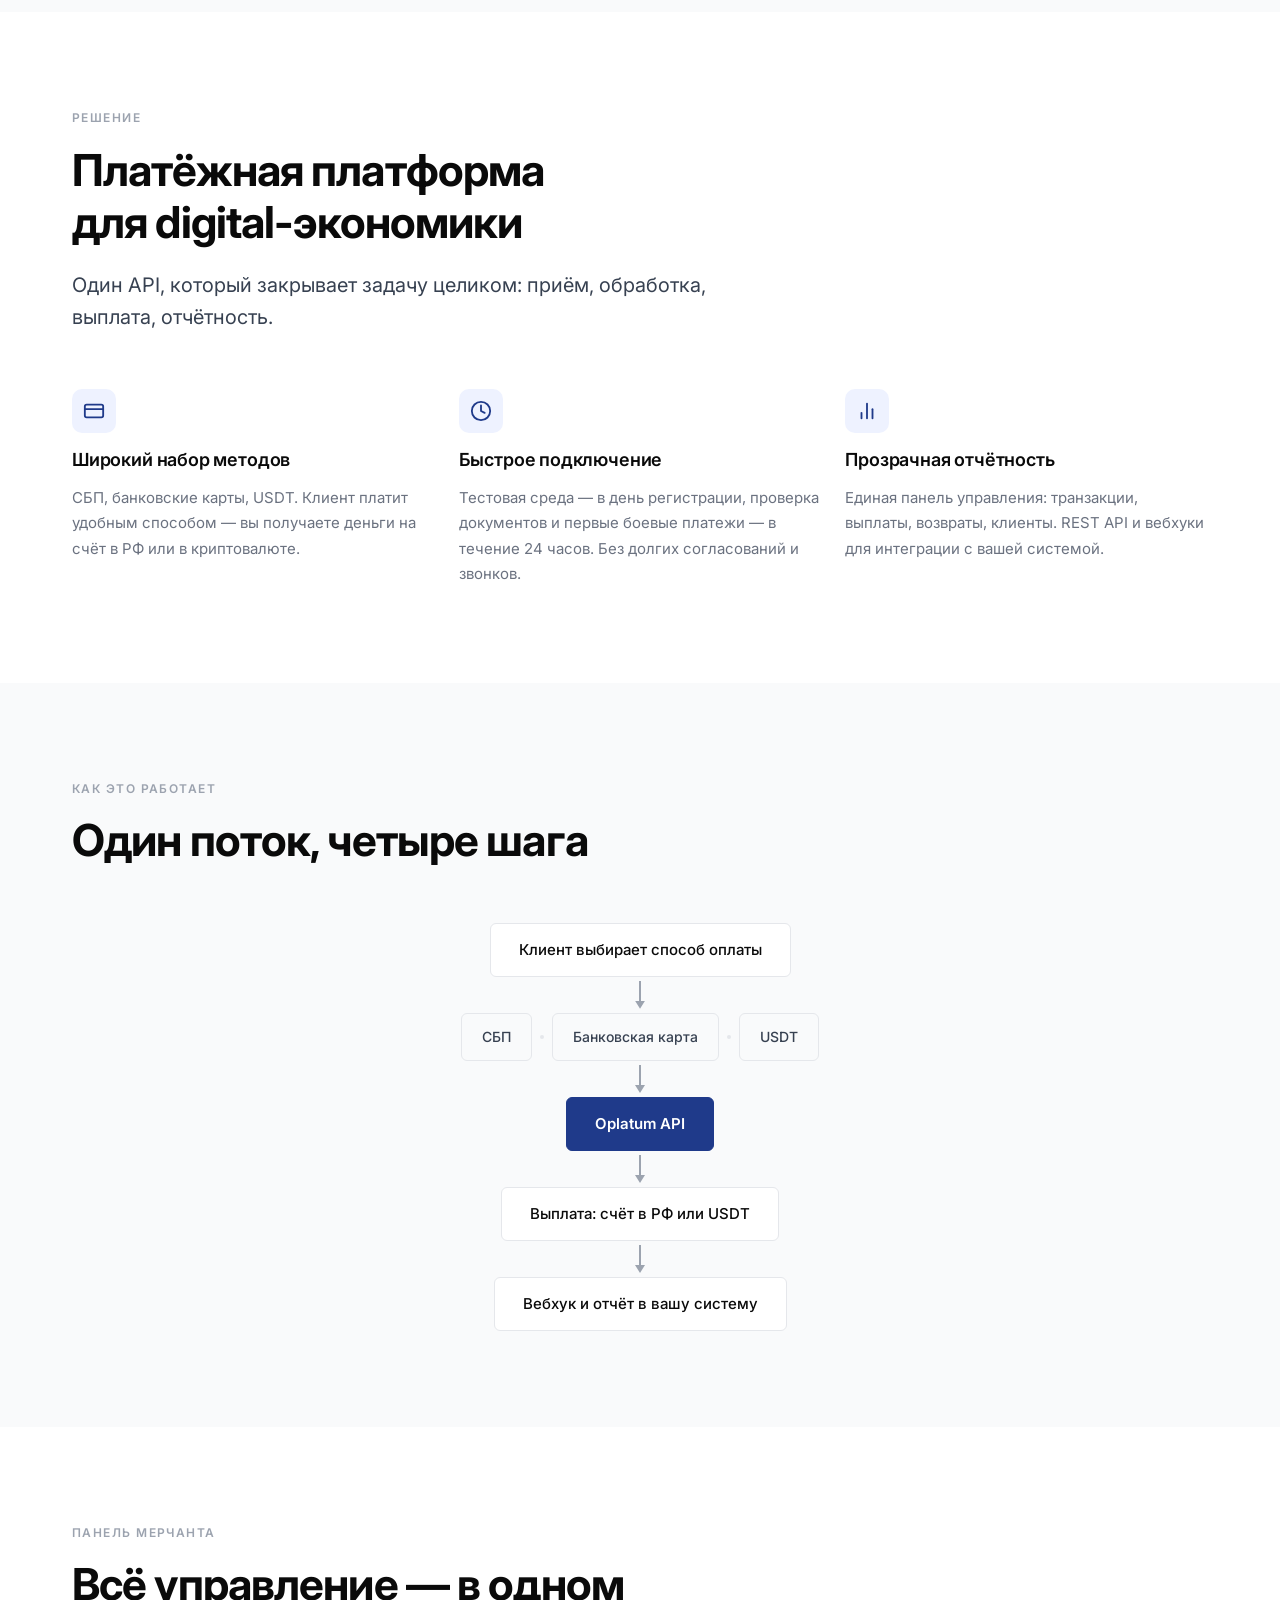
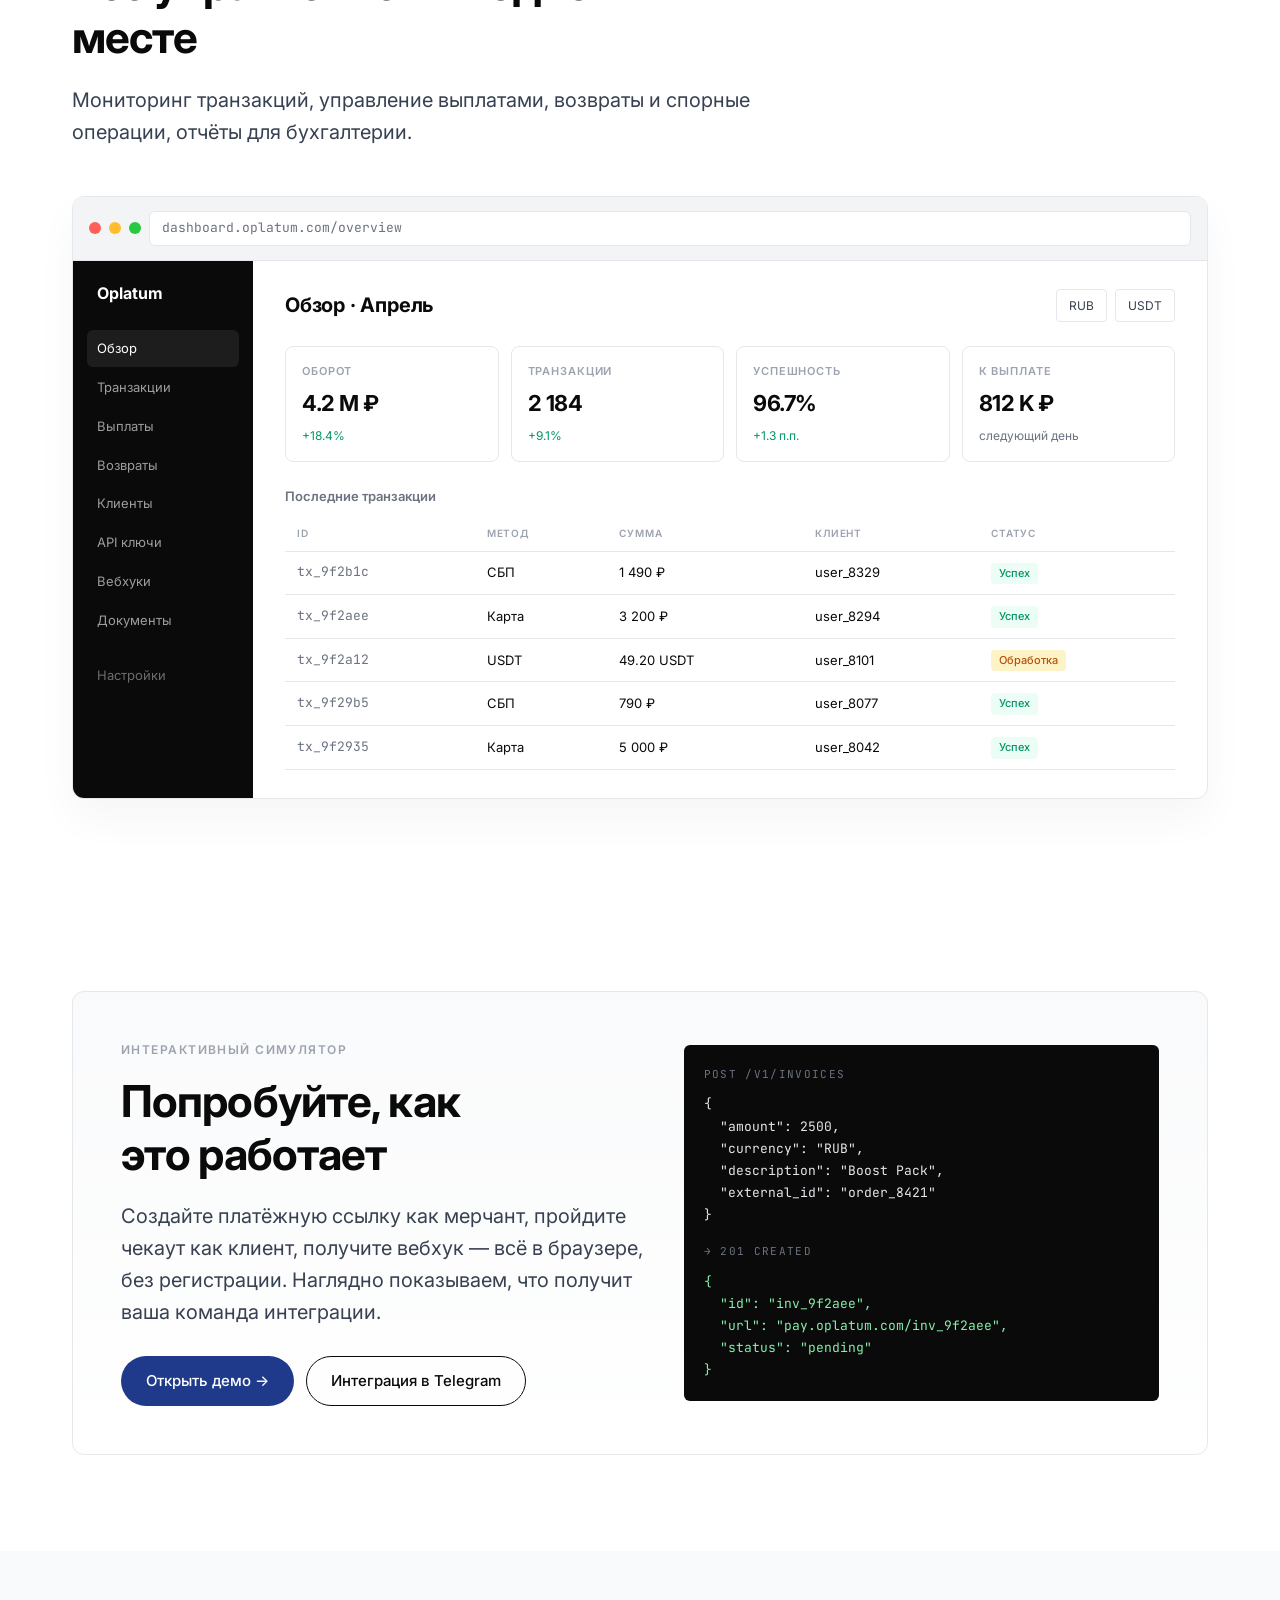
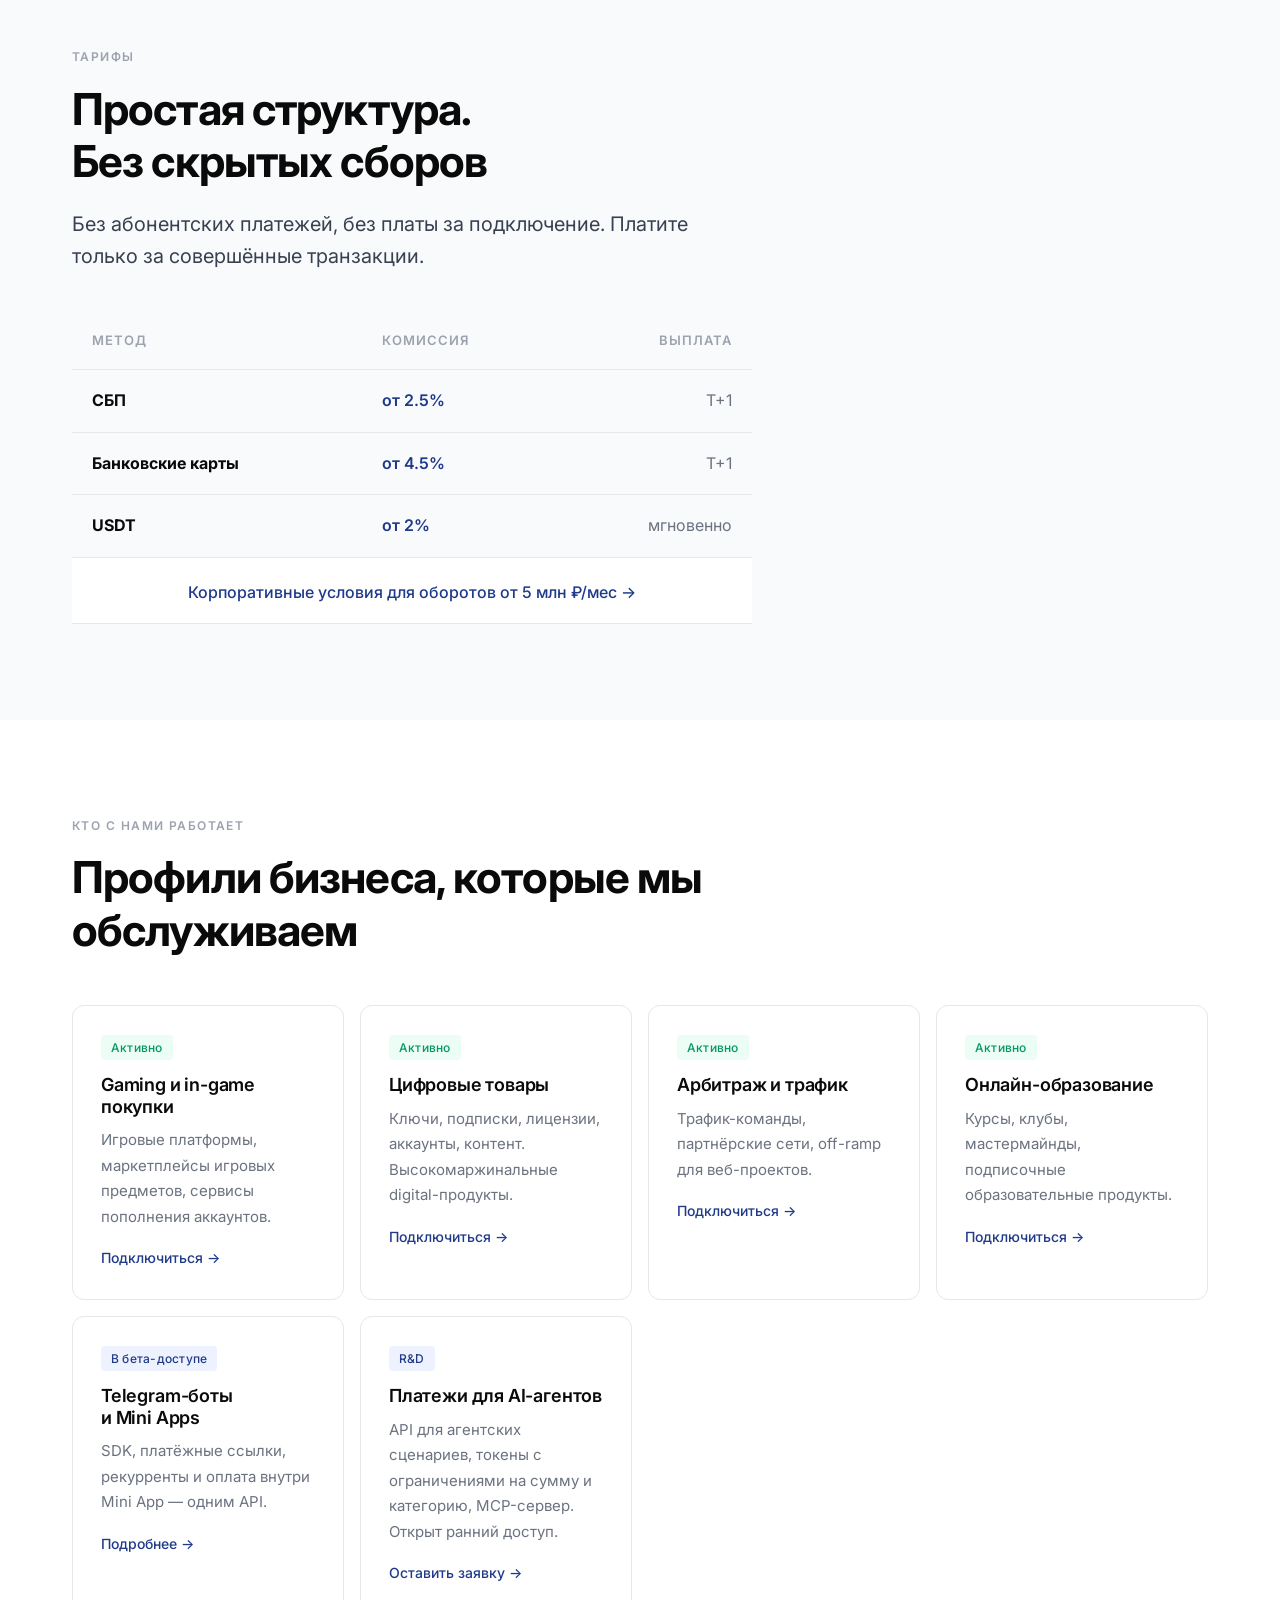
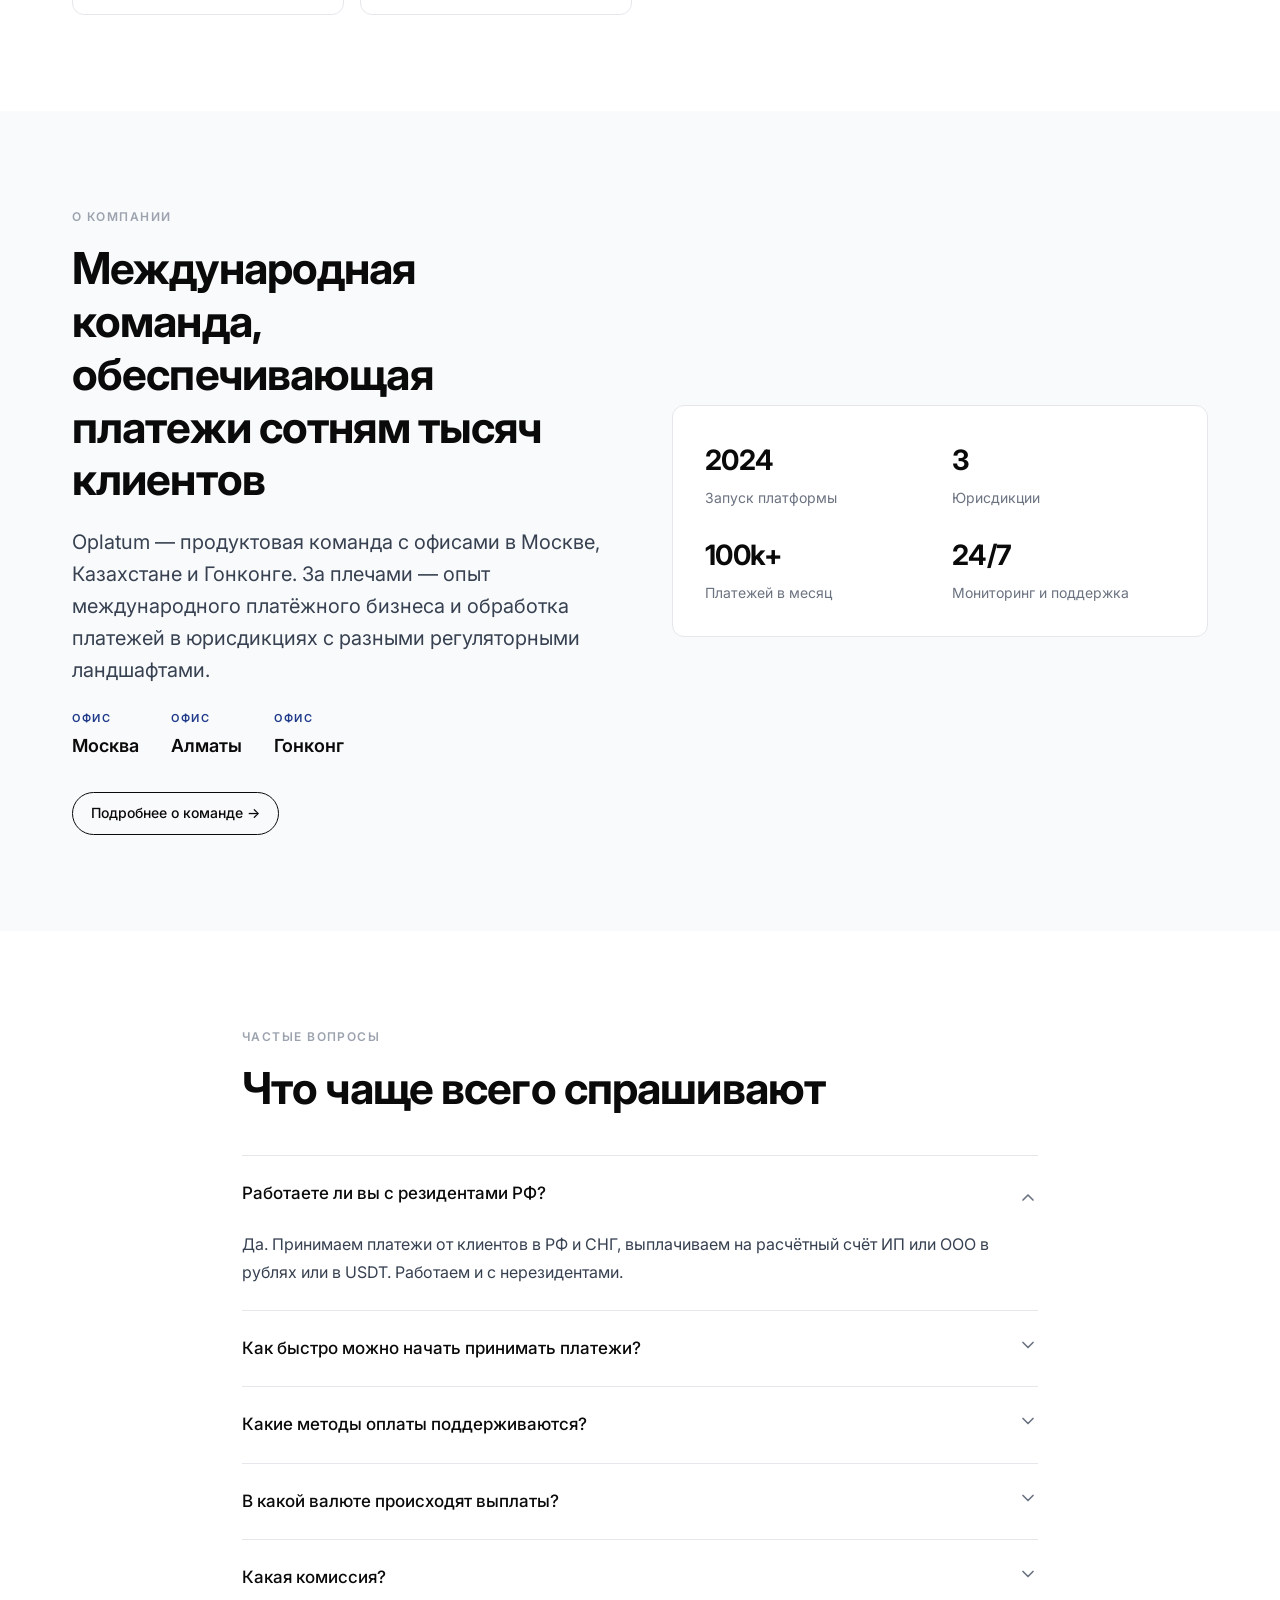
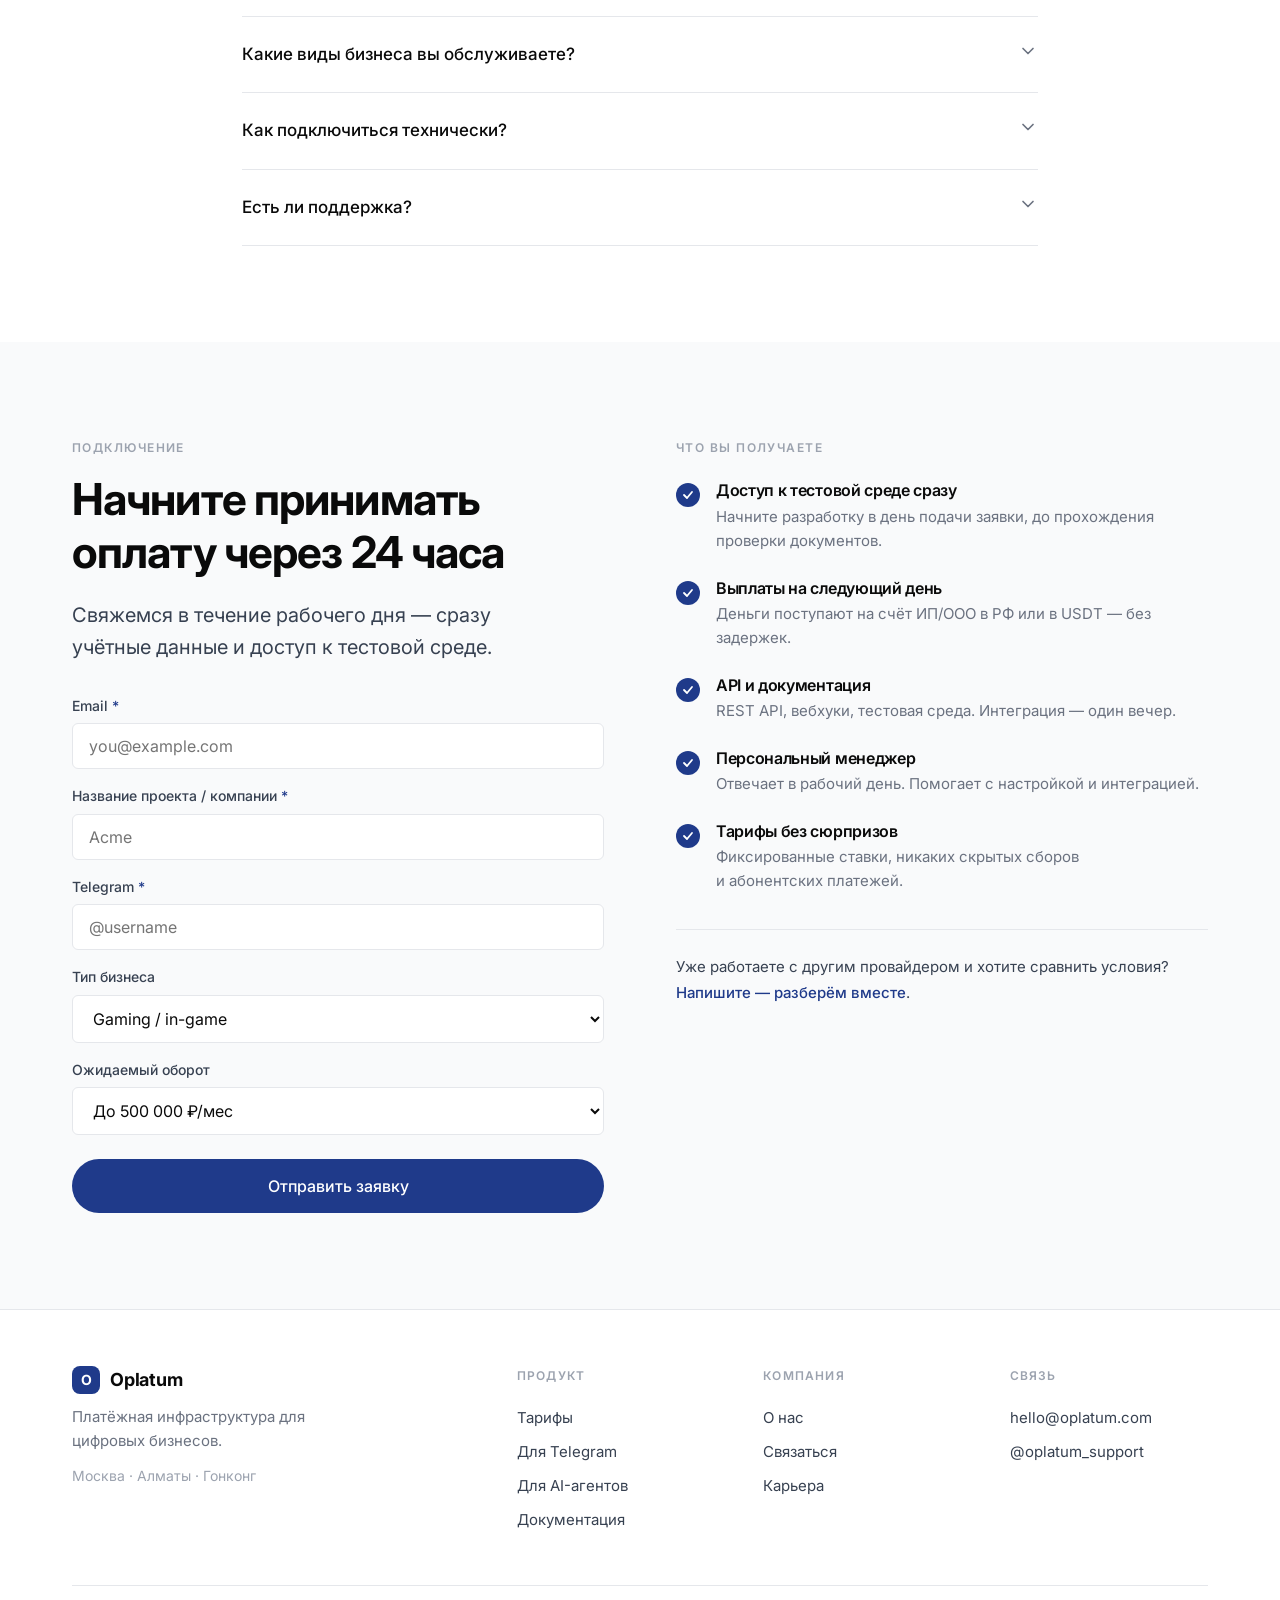
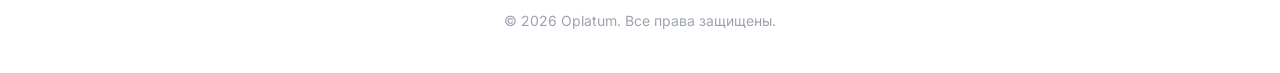
<file: _index_v1_backup_2026-04-23.html>
<!DOCTYPE html>
<html lang="ru">
<head>
<meta charset="UTF-8">
<meta name="viewport" content="width=device-width, initial-scale=1.0">
<title>Oplatum — Эквайринг для цифровых бизнесов</title>
<meta name="description" content="Принимайте оплату российскими картами, через СБП и в USDT. Выплаты на следующий день. Подключение за 24 часа.">
<link rel="preconnect" href="https://fonts.googleapis.com">
<link rel="preconnect" href="https://fonts.gstatic.com" crossorigin>
<link href="https://fonts.googleapis.com/css2?family=Inter:wght@400;500;600;700&family=JetBrains+Mono:wght@400;500&display=swap" rel="stylesheet">
<link rel="stylesheet" href="assets/styles.css">
<link rel="icon" href="data:image/svg+xml,<svg xmlns='http://www.w3.org/2000/svg' viewBox='0 0 32 32'><rect width='32' height='32' rx='8' fill='%231F3A8A'/><text x='50%25' y='54%25' text-anchor='middle' dy='.1em' fill='white' font-size='18' font-weight='700' font-family='Inter'>O</text></svg>">
</head>
<body>

<!-- NAV -->
<nav class="nav">
  <div class="container nav-inner">
    <a href="/" class="logo">
      <span class="logo-mark">O</span>
      <span>Oplatum</span>
    </a>
    <div class="nav-links">
      <a href="pricing.html">Тарифы</a>
      <a href="telegram.html">Для Telegram</a>
      <a href="agents.html">Для агентов</a>
      <a href="demo.html">Демо</a>
      <a href="about.html">О нас</a>
      <a href="#connect" class="btn btn-primary btn-sm">Подключиться</a>
    </div>
  </div>
</nav>

<!-- HERO -->
<section class="hero">
  <div class="container">
    <div class="hero-content">
      <h1>Эквайринг для&nbsp;цифровых&nbsp;бизнесов</h1>
      <p class="subtitle" style="margin-top: 28px; max-width: 620px;">
        Принимайте оплату российскими картами, через СБП и в USDT.
        Выплаты на следующий день — на расчётный счёт или в&nbsp;криптовалюте.
        Подключение за день.
      </p>
      <div class="hero-cta">
        <a href="#connect" class="btn btn-primary">
          Подключиться
          <svg width="16" height="16" viewBox="0 0 24 24" fill="none" stroke="currentColor" stroke-width="2" stroke-linecap="round" stroke-linejoin="round"><line x1="5" y1="12" x2="19" y2="12"/><polyline points="12 5 19 12 12 19"/></svg>
        </a>
        <a href="#pricing" class="btn btn-ghost">Узнать тарифы</a>
      </div>
      <div class="hero-badges">
        <span class="badge"><span class="badge-dot"></span>Карты российских банков</span>
        <span class="badge">СБП</span>
        <span class="badge">USDT</span>
        <span class="badge">Выплаты T+1</span>
        <span class="badge">Подключение 24ч</span>
      </div>
    </div>
  </div>
</section>

<!-- TRUST BAR -->
<section style="padding-top: 0; padding-bottom: 72px;">
  <div class="container">
    <div class="trustbar fade-in">
      <div class="trust-item">
        <div class="trust-value">до&nbsp;24&nbsp;ч</div>
        <div class="trust-label">от заявки до&nbsp;первой транзакции</div>
      </div>
      <div class="trust-item">
        <div class="trust-value">5+&nbsp;методов</div>
        <div class="trust-label">СБП, карты, USDT, рекурренты, возвраты</div>
      </div>
      <div class="trust-item">
        <div class="trust-value">T+1</div>
        <div class="trust-label">выплаты в&nbsp;рублях или&nbsp;в&nbsp;USDT</div>
      </div>
      <div class="trust-item">
        <div class="trust-value">24/7</div>
        <div class="trust-label">приём платежей, мониторинг,&nbsp;API</div>
      </div>
    </div>
  </div>
</section>

<!-- PROBLEM -->
<section class="section-soft">
  <div class="container">
    <div class="fade-in" style="max-width: 720px; margin-bottom: 56px;">
      <div class="eyebrow" style="margin-bottom: 16px;">Проблема</div>
      <h2>Цифровые бизнесы теряют деньги там, где классический эквайринг не&nbsp;работает</h2>
    </div>
    <div class="grid-3 fade-in">
      <div>
        <h3 class="card-title">Карты блокируются</h3>
        <p class="card-body">До 30% оплат отваливается из-за ограничений банков. Классические провайдеры не решают эту проблему — только ускоряют возвраты и оставляют клиента без товара.</p>
      </div>
      <div>
        <h3 class="card-title">Онбординг — неделями</h3>
        <p class="card-body">Верификация, согласование тарифов, ручная настройка. Digital-бизнесу это непозволительно: клиенты уходят к конкурентам, пока вы ждёте звонка менеджера.</p>
      </div>
      <div>
        <h3 class="card-title">Нерезиденты не&nbsp;могут платить</h3>
        <p class="card-body">USDT в обычном эквайринге не поддерживается, прямые крипто-шлюзы не дают нормальных выплат и отчётности, а международные провайдеры не&nbsp;работают с&nbsp;РФ.</p>
      </div>
    </div>
  </div>
</section>

<!-- SOLUTION -->
<section>
  <div class="container">
    <div class="fade-in" style="max-width: 680px; margin-bottom: 56px;">
      <div class="eyebrow" style="margin-bottom: 16px;">Решение</div>
      <h2>Платёжная платформа для&nbsp;digital-экономики</h2>
      <p class="subtitle" style="margin-top: 20px;">Один API, который закрывает задачу целиком: приём, обработка, выплата, отчётность.</p>
    </div>
    <div class="solution-list fade-in">
      <div class="solution-item">
        <div class="solution-icon">
          <svg width="22" height="22" viewBox="0 0 24 24" fill="none" stroke="currentColor" stroke-width="2" stroke-linecap="round" stroke-linejoin="round"><rect x="2" y="5" width="20" height="14" rx="2"/><line x1="2" y1="10" x2="22" y2="10"/></svg>
        </div>
        <h3 class="card-title">Широкий набор методов</h3>
        <p class="card-body">СБП, банковские карты, USDT. Клиент платит удобным способом — вы получаете деньги на счёт в РФ или в криптовалюте.</p>
      </div>
      <div class="solution-item">
        <div class="solution-icon">
          <svg width="22" height="22" viewBox="0 0 24 24" fill="none" stroke="currentColor" stroke-width="2" stroke-linecap="round" stroke-linejoin="round"><circle cx="12" cy="12" r="10"/><polyline points="12 6 12 12 16 14"/></svg>
        </div>
        <h3 class="card-title">Быстрое подключение</h3>
        <p class="card-body">Тестовая среда — в день регистрации, проверка документов и первые боевые платежи — в течение 24 часов. Без долгих согласований и звонков.</p>
      </div>
      <div class="solution-item">
        <div class="solution-icon">
          <svg width="22" height="22" viewBox="0 0 24 24" fill="none" stroke="currentColor" stroke-width="2" stroke-linecap="round" stroke-linejoin="round"><line x1="18" y1="20" x2="18" y2="10"/><line x1="12" y1="20" x2="12" y2="4"/><line x1="6" y1="20" x2="6" y2="14"/></svg>
        </div>
        <h3 class="card-title">Прозрачная отчётность</h3>
        <p class="card-body">Единая панель управления: транзакции, выплаты, возвраты, клиенты. REST API и вебхуки для интеграции с вашей системой.</p>
      </div>
    </div>
  </div>
</section>

<!-- HOW IT WORKS -->
<section class="section-soft">
  <div class="container">
    <div class="fade-in" style="max-width: 680px; margin-bottom: 56px;">
      <div class="eyebrow" style="margin-bottom: 16px;">Как это работает</div>
      <h2>Один поток, четыре шага</h2>
    </div>
    <div class="fade-in" style="display: flex; justify-content: center;">
      <div class="flow">
        <div class="flow-box">Клиент выбирает способ&nbsp;оплаты</div>
        <div class="flow-arrow"><div class="line"></div><div class="tri"></div></div>
        <div class="flow-methods">
          <div class="flow-method">СБП</div>
          <div class="flow-dot"></div>
          <div class="flow-method">Банковская карта</div>
          <div class="flow-dot"></div>
          <div class="flow-method">USDT</div>
        </div>
        <div class="flow-arrow"><div class="line"></div><div class="tri"></div></div>
        <div class="flow-box flow-box-accent">Oplatum API</div>
        <div class="flow-arrow"><div class="line"></div><div class="tri"></div></div>
        <div class="flow-box">Выплата: счёт в&nbsp;РФ или&nbsp;USDT</div>
        <div class="flow-arrow"><div class="line"></div><div class="tri"></div></div>
        <div class="flow-box">Вебхук и&nbsp;отчёт в&nbsp;вашу&nbsp;систему</div>
      </div>
    </div>
  </div>
</section>

<!-- DASHBOARD PREVIEW -->
<section>
  <div class="container">
    <div class="fade-in" style="max-width: 680px; margin-bottom: 48px;">
      <div class="eyebrow" style="margin-bottom: 16px;">Панель мерчанта</div>
      <h2>Всё управление — в&nbsp;одном месте</h2>
      <p class="subtitle" style="margin-top: 20px;">Мониторинг транзакций, управление выплатами, возвраты и спорные операции, отчёты для бухгалтерии.</p>
    </div>
    <div class="dashboard-mock fade-in">
      <div class="dashboard-bar">
        <div class="dashboard-dot" style="background: #ff5f56;"></div>
        <div class="dashboard-dot" style="background: #ffbd2e;"></div>
        <div class="dashboard-dot" style="background: #27c93f;"></div>
        <div class="dashboard-url">dashboard.oplatum.com/overview</div>
      </div>
      <div class="dashboard-body">
        <aside class="dashboard-sidebar">
          <div class="s-logo">Oplatum</div>
          <nav class="s-nav">
            <a class="active">Обзор</a>
            <a>Транзакции</a>
            <a>Выплаты</a>
            <a>Возвраты</a>
            <a>Клиенты</a>
            <a>API ключи</a>
            <a>Вебхуки</a>
            <a>Документы</a>
            <a style="margin-top: 16px; color: rgba(255,255,255,.4);">Настройки</a>
          </nav>
        </aside>
        <main class="dashboard-main">
          <div style="display: flex; justify-content: space-between; align-items: center; margin-bottom: 24px;">
            <h4 style="margin: 0;">Обзор · Апрель</h4>
            <div style="display: flex; gap: 8px;">
              <span class="badge" style="font-size: 12px;">RUB</span>
              <span class="badge" style="font-size: 12px;">USDT</span>
            </div>
          </div>
          <div class="stat-row">
            <div class="stat-card">
              <div class="s-label">Оборот</div>
              <div class="s-value">4.2 М&nbsp;₽</div>
              <div class="s-delta">+18.4%</div>
            </div>
            <div class="stat-card">
              <div class="s-label">Транзакции</div>
              <div class="s-value">2 184</div>
              <div class="s-delta">+9.1%</div>
            </div>
            <div class="stat-card">
              <div class="s-label">Успешность</div>
              <div class="s-value">96.7%</div>
              <div class="s-delta">+1.3 п.п.</div>
            </div>
            <div class="stat-card">
              <div class="s-label">К выплате</div>
              <div class="s-value">812 K&nbsp;₽</div>
              <div class="s-delta" style="color: var(--c-ink-40);">следующий день</div>
            </div>
          </div>
          <div style="font-size: 13px; font-weight: 600; color: var(--c-ink-40); margin-bottom: 8px;">Последние транзакции</div>
          <table class="txn-table">
            <thead>
              <tr><th>ID</th><th>Метод</th><th>Сумма</th><th>Клиент</th><th>Статус</th></tr>
            </thead>
            <tbody>
              <tr><td style="font-family: var(--mono); color: var(--c-ink-40);">tx_9f2b1c</td><td>СБП</td><td>1 490 ₽</td><td>user_8329</td><td><span class="pill pill-ok">Успех</span></td></tr>
              <tr><td style="font-family: var(--mono); color: var(--c-ink-40);">tx_9f2aee</td><td>Карта</td><td>3 200 ₽</td><td>user_8294</td><td><span class="pill pill-ok">Успех</span></td></tr>
              <tr><td style="font-family: var(--mono); color: var(--c-ink-40);">tx_9f2a12</td><td>USDT</td><td>49.20 USDT</td><td>user_8101</td><td><span class="pill pill-pending">Обработка</span></td></tr>
              <tr><td style="font-family: var(--mono); color: var(--c-ink-40);">tx_9f29b5</td><td>СБП</td><td>790 ₽</td><td>user_8077</td><td><span class="pill pill-ok">Успех</span></td></tr>
              <tr><td style="font-family: var(--mono); color: var(--c-ink-40);">tx_9f2935</td><td>Карта</td><td>5 000 ₽</td><td>user_8042</td><td><span class="pill pill-ok">Успех</span></td></tr>
            </tbody>
          </table>
        </main>
      </div>
    </div>
  </div>
</section>

<!-- DEMO TEASER -->
<section>
  <div class="container">
    <div class="fade-in demo-teaser" style="display: grid; grid-template-columns: 1.1fr 1fr; gap: 40px; align-items: center; padding: 48px; border: 1px solid var(--c-line); border-radius: var(--r-lg); background: linear-gradient(180deg, #f9fafb 0%, #fff 100%);">
      <div>
        <div class="eyebrow" style="margin-bottom: 16px;">Интерактивный симулятор</div>
        <h2 style="margin-bottom: 20px;">Попробуйте, как это&nbsp;работает</h2>
        <p class="subtitle" style="margin-bottom: 28px;">Создайте платёжную ссылку как мерчант, пройдите чекаут как клиент, получите вебхук — всё в браузере, без регистрации. Наглядно показываем, что получит ваша команда интеграции.</p>
        <div style="display: flex; gap: 12px; flex-wrap: wrap;">
          <a href="demo.html" class="btn btn-primary">Открыть демо →</a>
          <a href="telegram.html" class="btn btn-ghost">Интеграция в Telegram</a>
        </div>
      </div>
      <div style="background: #0a0a0a; border-radius: var(--r); padding: 20px; color: #e5e7eb; font-family: var(--mono); font-size: 13px; line-height: 1.7;">
        <div style="color: #6b7280; margin-bottom: 10px; font-size: 11px; text-transform: uppercase; letter-spacing: 0.12em;">POST /v1/invoices</div>
<pre style="margin: 0; color: #e5e7eb; font-family: var(--mono); font-size: 13px; white-space: pre-wrap;">{
  "amount": 2500,
  "currency": "RUB",
  "description": "Boost Pack",
  "external_id": "order_8421"
}</pre>
        <div style="color: #6b7280; margin: 16px 0 10px; font-size: 11px; text-transform: uppercase; letter-spacing: 0.12em;">→ 201 Created</div>
<pre style="margin: 0; color: #86efac; font-family: var(--mono); font-size: 13px; white-space: pre-wrap;">{
  "id": "inv_9f2aee",
  "url": "pay.oplatum.com/inv_9f2aee",
  "status": "pending"
}</pre>
      </div>
    </div>
  </div>
</section>

<!-- PRICING SNIPPET -->
<section id="pricing" class="section-soft">
  <div class="container">
    <div class="fade-in" style="max-width: 680px; margin-bottom: 40px;">
      <div class="eyebrow" style="margin-bottom: 16px;">Тарифы</div>
      <h2>Простая структура. Без&nbsp;скрытых&nbsp;сборов</h2>
      <p class="subtitle" style="margin-top: 20px;">Без абонентских платежей, без платы за подключение. Платите только за совершённые транзакции.</p>
    </div>
    <div class="fade-in" style="max-width: 680px;">
      <table class="price-table">
        <thead>
          <tr><th>Метод</th><th>Комиссия</th><th style="text-align: right;">Выплата</th></tr>
        </thead>
        <tbody>
          <tr><td><strong>СБП</strong></td><td class="price-rate">от&nbsp;2.5%</td><td style="text-align: right; color: var(--c-ink-40);">T+1</td></tr>
          <tr><td><strong>Банковские карты</strong></td><td class="price-rate">от&nbsp;4.5%</td><td style="text-align: right; color: var(--c-ink-40);">T+1</td></tr>
          <tr><td><strong>USDT</strong></td><td class="price-rate">от&nbsp;2%</td><td style="text-align: right; color: var(--c-ink-40);">мгновенно</td></tr>
          <tr style="background: #fff;"><td colspan="3" style="padding-top: 22px; text-align: center;"><a href="pricing.html" style="color: var(--c-brand); font-weight: 500;">Корпоративные условия для оборотов от&nbsp;5&nbsp;млн&nbsp;₽/мес →</a></td></tr>
        </tbody>
      </table>
    </div>
  </div>
</section>

<!-- SEGMENTS -->
<section>
  <div class="container">
    <div class="fade-in" style="max-width: 680px; margin-bottom: 48px;">
      <div class="eyebrow" style="margin-bottom: 16px;">Кто с нами работает</div>
      <h2>Профили бизнеса, которые мы обслуживаем</h2>
    </div>
    <div class="segments fade-in">
      <div class="segment-card">
        <span class="segment-status status-live">Активно</span>
        <h3 class="card-title">Gaming и in-game покупки</h3>
        <p class="card-body">Игровые платформы, маркетплейсы игровых предметов, сервисы пополнения аккаунтов.</p>
        <a href="#connect">Подключиться →</a>
      </div>
      <div class="segment-card">
        <span class="segment-status status-live">Активно</span>
        <h3 class="card-title">Цифровые товары</h3>
        <p class="card-body">Ключи, подписки, лицензии, аккаунты, контент. Высокомаржинальные digital-продукты.</p>
        <a href="#connect">Подключиться →</a>
      </div>
      <div class="segment-card">
        <span class="segment-status status-live">Активно</span>
        <h3 class="card-title">Арбитраж и&nbsp;трафик</h3>
        <p class="card-body">Трафик-команды, партнёрские сети, off-ramp для веб-проектов.</p>
        <a href="#connect">Подключиться →</a>
      </div>
      <div class="segment-card">
        <span class="segment-status status-live">Активно</span>
        <h3 class="card-title">Онлайн-образование</h3>
        <p class="card-body">Курсы, клубы, мастермайнды, подписочные образовательные продукты.</p>
        <a href="#connect">Подключиться →</a>
      </div>
      <div class="segment-card">
        <span class="segment-status status-soon">В&nbsp;бета-доступе</span>
        <h3 class="card-title">Telegram-боты и&nbsp;Mini&nbsp;Apps</h3>
        <p class="card-body">SDK, платёжные ссылки, рекурренты и оплата внутри Mini&nbsp;App — одним API.</p>
        <a href="telegram.html">Подробнее →</a>
      </div>
      <div class="segment-card">
        <span class="segment-status status-soon">R&amp;D</span>
        <h3 class="card-title">Платежи для&nbsp;AI-агентов</h3>
        <p class="card-body">API для агентских сценариев, токены с ограничениями на сумму и категорию, MCP-сервер. Открыт ранний доступ.</p>
        <a href="agents.html">Оставить заявку →</a>
      </div>
    </div>
  </div>
</section>

<!-- ABOUT MINI -->
<section class="section-soft">
  <div class="container">
    <div class="about-grid fade-in">
      <div>
        <div class="eyebrow" style="margin-bottom: 16px;">О компании</div>
        <h2>Международная команда, обеспечивающая платежи сотням тысяч клиентов</h2>
        <p class="subtitle" style="margin-top: 20px;">Oplatum — продуктовая команда с офисами в Москве, Казахстане и Гонконге. За плечами — опыт международного платёжного бизнеса и обработка платежей в юрисдикциях с разными регуляторными ландшафтами.</p>
        <div class="offices">
          <div class="office"><div class="eyebrow">Офис</div><div class="office-name">Москва</div></div>
          <div class="office"><div class="eyebrow">Офис</div><div class="office-name">Алматы</div></div>
          <div class="office"><div class="eyebrow">Офис</div><div class="office-name">Гонконг</div></div>
        </div>
        <div style="margin-top: 32px;"><a href="about.html" class="btn btn-ghost btn-sm">Подробнее о&nbsp;команде →</a></div>
      </div>
      <div>
        <div style="border: 1px solid var(--c-line); border-radius: var(--r-lg); padding: 32px; background: #fff;">
          <div style="display: grid; grid-template-columns: 1fr 1fr; gap: 24px;">
            <div><div class="trust-value" style="font-size: 28px;">2024</div><div class="trust-label">Запуск платформы</div></div>
            <div><div class="trust-value" style="font-size: 28px;">3</div><div class="trust-label">Юрисдикции</div></div>
            <div><div class="trust-value" style="font-size: 28px;">100k+</div><div class="trust-label">Платежей в&nbsp;месяц</div></div>
            <div><div class="trust-value" style="font-size: 28px;">24/7</div><div class="trust-label">Мониторинг и&nbsp;поддержка</div></div>
          </div>
        </div>
      </div>
    </div>
  </div>
</section>

<!-- FAQ -->
<section>
  <div class="container" style="max-width: 860px;">
    <div class="fade-in" style="margin-bottom: 40px;">
      <div class="eyebrow" style="margin-bottom: 16px;">Частые вопросы</div>
      <h2>Что чаще всего спрашивают</h2>
    </div>
    <div class="faq fade-in">
      <div class="faq-item open">
        <button class="faq-q">Работаете ли вы с резидентами РФ?
          <span class="faq-icon"><svg width="20" height="20" viewBox="0 0 24 24" fill="none" stroke="currentColor" stroke-width="2" stroke-linecap="round" stroke-linejoin="round"><polyline points="6 9 12 15 18 9"/></svg></span>
        </button>
        <div class="faq-a"><div class="faq-a-inner">Да. Принимаем платежи от клиентов в РФ и СНГ, выплачиваем на расчётный счёт ИП или ООО в рублях или в USDT. Работаем и с нерезидентами.</div></div>
      </div>
      <div class="faq-item">
        <button class="faq-q">Как быстро можно начать принимать платежи?
          <span class="faq-icon"><svg width="20" height="20" viewBox="0 0 24 24" fill="none" stroke="currentColor" stroke-width="2" stroke-linecap="round" stroke-linejoin="round"><polyline points="6 9 12 15 18 9"/></svg></span>
        </button>
        <div class="faq-a"><div class="faq-a-inner">Тестовая среда — в день подачи заявки. Боевая верификация — до 24 часов. Без недель ожидания и звонков «менеджеры свяжутся в течение 3 рабочих дней».</div></div>
      </div>
      <div class="faq-item">
        <button class="faq-q">Какие методы оплаты поддерживаются?
          <span class="faq-icon"><svg width="20" height="20" viewBox="0 0 24 24" fill="none" stroke="currentColor" stroke-width="2" stroke-linecap="round" stroke-linejoin="round"><polyline points="6 9 12 15 18 9"/></svg></span>
        </button>
        <div class="faq-a"><div class="faq-a-inner">СБП, российские банковские карты, USDT (TRC20/ERC20). Рекуррентные платежи и мгновенные возвраты — из коробки.</div></div>
      </div>
      <div class="faq-item">
        <button class="faq-q">В какой валюте происходят выплаты?
          <span class="faq-icon"><svg width="20" height="20" viewBox="0 0 24 24" fill="none" stroke="currentColor" stroke-width="2" stroke-linecap="round" stroke-linejoin="round"><polyline points="6 9 12 15 18 9"/></svg></span>
        </button>
        <div class="faq-a"><div class="faq-a-inner">Рубли — на расчётный счёт ИП или ООО в РФ. USDT — на ваш кошелёк (TRC20 или ERC20). Выплаты на следующий рабочий день.</div></div>
      </div>
      <div class="faq-item">
        <button class="faq-q">Какая комиссия?
          <span class="faq-icon"><svg width="20" height="20" viewBox="0 0 24 24" fill="none" stroke="currentColor" stroke-width="2" stroke-linecap="round" stroke-linejoin="round"><polyline points="6 9 12 15 18 9"/></svg></span>
        </button>
        <div class="faq-a"><div class="faq-a-inner">От 2.5% для СБП, от 4.5% для карт, от 2% для USDT. Корпоративные условия для оборотов от 5 млн ₽/мес — индивидуально. Без абонентских платежей, без платы за подключение.</div></div>
      </div>
      <div class="faq-item">
        <button class="faq-q">Какие виды бизнеса вы обслуживаете?
          <span class="faq-icon"><svg width="20" height="20" viewBox="0 0 24 24" fill="none" stroke="currentColor" stroke-width="2" stroke-linecap="round" stroke-linejoin="round"><polyline points="6 9 12 15 18 9"/></svg></span>
        </button>
        <div class="faq-a"><div class="faq-a-inner">Цифровые товары, gaming, онлайн-образование, digital-подписки, арбитраж, Telegram-боты и Mini Apps. Не работаем с беттингом и некоторыми категориями high-risk.</div></div>
      </div>
      <div class="faq-item">
        <button class="faq-q">Как подключиться технически?
          <span class="faq-icon"><svg width="20" height="20" viewBox="0 0 24 24" fill="none" stroke="currentColor" stroke-width="2" stroke-linecap="round" stroke-linejoin="round"><polyline points="6 9 12 15 18 9"/></svg></span>
        </button>
        <div class="faq-a"><div class="faq-a-inner">REST API и вебхуки. Документация открыта после регистрации. SDK для популярных языков и Telegram-фреймворков — в закрытой бете, можно запросить ранний доступ.</div></div>
      </div>
      <div class="faq-item">
        <button class="faq-q">Есть ли поддержка?
          <span class="faq-icon"><svg width="20" height="20" viewBox="0 0 24 24" fill="none" stroke="currentColor" stroke-width="2" stroke-linecap="round" stroke-linejoin="round"><polyline points="6 9 12 15 18 9"/></svg></span>
        </button>
        <div class="faq-a"><div class="faq-a-inner">Персональный менеджер на весь период работы. Ответ в рабочий день. Технические вопросы — через почту или Telegram. 24/7 мониторинг платёжных систем.</div></div>
      </div>
    </div>
  </div>
</section>

<!-- CTA + FORM -->
<section id="connect" class="section-soft">
  <div class="container">
    <div class="form-grid">
      <div class="fade-in">
        <div class="eyebrow" style="margin-bottom: 16px;">Подключение</div>
        <h2 style="max-width: 500px;">Начните принимать оплату через&nbsp;24&nbsp;часа</h2>
        <p class="subtitle" style="margin-top: 20px; max-width: 480px;">Свяжемся в течение рабочего дня — сразу учётные данные и доступ к тестовой среде.</p>
        <form data-demo style="margin-top: 32px;">
          <div class="form-field">
            <label>Email <span class="req">*</span></label>
            <input type="email" required placeholder="you@example.com">
          </div>
          <div class="form-field">
            <label>Название проекта / компании <span class="req">*</span></label>
            <input type="text" required placeholder="Acme">
          </div>
          <div class="form-field">
            <label>Telegram <span class="req">*</span></label>
            <input type="text" required placeholder="@username">
          </div>
          <div class="form-field">
            <label>Тип бизнеса</label>
            <select>
              <option>Gaming / in-game</option>
              <option>Цифровые товары</option>
              <option>Арбитраж / трафик</option>
              <option>Онлайн-образование</option>
              <option>Telegram-бот / Mini App</option>
              <option>Другое</option>
            </select>
          </div>
          <div class="form-field">
            <label>Ожидаемый оборот</label>
            <select>
              <option>До 500 000 ₽/мес</option>
              <option>500 000 — 3 млн ₽/мес</option>
              <option>3 — 10 млн ₽/мес</option>
              <option>Более 10 млн ₽/мес</option>
              <option>Пока не знаю</option>
            </select>
          </div>
          <button type="submit" class="btn btn-primary form-submit">Отправить заявку</button>
        </form>
      </div>
      <div class="fade-in">
        <div class="eyebrow" style="margin-bottom: 24px;">Что вы получаете</div>
        <ul class="perks-list">
          <li><span class="check"><svg width="12" height="12" viewBox="0 0 12 12" fill="none"><polyline points="2,6 5,9 10,3" stroke="#fff" stroke-width="1.8" stroke-linecap="round" stroke-linejoin="round"/></svg></span><div><h4>Доступ к тестовой среде сразу</h4><p>Начните разработку в день подачи заявки, до прохождения проверки документов.</p></div></li>
          <li><span class="check"><svg width="12" height="12" viewBox="0 0 12 12" fill="none"><polyline points="2,6 5,9 10,3" stroke="#fff" stroke-width="1.8" stroke-linecap="round" stroke-linejoin="round"/></svg></span><div><h4>Выплаты на следующий день</h4><p>Деньги поступают на счёт ИП/ООО в РФ или в&nbsp;USDT — без задержек.</p></div></li>
          <li><span class="check"><svg width="12" height="12" viewBox="0 0 12 12" fill="none"><polyline points="2,6 5,9 10,3" stroke="#fff" stroke-width="1.8" stroke-linecap="round" stroke-linejoin="round"/></svg></span><div><h4>API и документация</h4><p>REST API, вебхуки, тестовая среда. Интеграция — один&nbsp;вечер.</p></div></li>
          <li><span class="check"><svg width="12" height="12" viewBox="0 0 12 12" fill="none"><polyline points="2,6 5,9 10,3" stroke="#fff" stroke-width="1.8" stroke-linecap="round" stroke-linejoin="round"/></svg></span><div><h4>Персональный менеджер</h4><p>Отвечает в рабочий день. Помогает с настройкой и&nbsp;интеграцией.</p></div></li>
          <li><span class="check"><svg width="12" height="12" viewBox="0 0 12 12" fill="none"><polyline points="2,6 5,9 10,3" stroke="#fff" stroke-width="1.8" stroke-linecap="round" stroke-linejoin="round"/></svg></span><div><h4>Тарифы без сюрпризов</h4><p>Фиксированные ставки, никаких скрытых сборов и&nbsp;абонентских&nbsp;платежей.</p></div></li>
        </ul>
        <div style="border-top: 1px solid var(--c-line); margin-top: 36px; padding-top: 24px;">
          <p style="font-size: 15px; color: var(--c-ink-60); line-height: 1.7;">Уже работаете с другим провайдером и хотите сравнить условия? <a href="https://t.me/oplatum_support" style="color: var(--c-brand); font-weight: 500;">Напишите — разберём вместе</a>.</p>
        </div>
      </div>
    </div>
  </div>
</section>

<!-- FOOTER -->
<footer class="footer">
  <div class="container">
    <div class="footer-grid">
      <div>
        <div class="logo" style="margin-bottom: 10px;"><span class="logo-mark">O</span><span>Oplatum</span></div>
        <p style="font-size: 15px; color: var(--c-ink-40); max-width: 280px;">Платёжная инфраструктура для цифровых бизнесов.</p>
        <p style="font-size: 14px; color: var(--c-ink-20); margin-top: 12px;">Москва · Алматы · Гонконг</p>
      </div>
      <div class="footer-col">
        <h5>Продукт</h5>
        <a href="pricing.html">Тарифы</a>
        <a href="telegram.html">Для Telegram</a>
        <a href="agents.html">Для AI-агентов</a>
        <a href="#">Документация</a>
      </div>
      <div class="footer-col">
        <h5>Компания</h5>
        <a href="about.html">О нас</a>
        <a href="#connect">Связаться</a>
        <a href="#">Карьера</a>
      </div>
      <div class="footer-col">
        <h5>Связь</h5>
        <a href="mailto:hello@oplatum.com">hello@oplatum.com</a>
        <a href="https://t.me/oplatum_support">@oplatum_support</a>
      </div>
    </div>
    <div class="footer-bottom">© 2026 Oplatum. Все права защищены.</div>
  </div>
</footer>

<!-- FLOATING TG -->
<a class="fab" href="https://t.me/oplatum_support" aria-label="Поддержка в Telegram">
  <svg width="22" height="22" viewBox="0 0 24 24" fill="currentColor"><path d="M11.944 0A12 12 0 0 0 0 12a12 12 0 0 0 12 12 12 12 0 0 0 12-12A12 12 0 0 0 12 0a12 12 0 0 0-.056 0zm4.962 7.224c.1-.002.321.023.465.14a.506.506 0 0 1 .171.325c.016.093.036.306.02.472-.18 1.898-.962 6.502-1.36 8.627-.168.9-.499 1.201-.82 1.23-.696.065-1.225-.46-1.9-.902-1.056-.693-1.653-1.124-2.678-1.8-1.185-.78-.417-1.21.258-1.91.177-.184 3.247-2.977 3.307-3.23.007-.032.014-.15-.056-.212s-.174-.041-.249-.024c-.106.024-1.793 1.14-5.061 3.345-.48.33-.913.49-1.302.48-.428-.008-1.252-.241-1.865-.44-.752-.245-1.349-.374-1.297-.789.027-.216.325-.437.893-.663 3.498-1.524 5.83-2.529 6.998-3.014 3.332-1.386 4.025-1.627 4.476-1.635z"/></svg>
</a>

<script src="assets/app.js"></script>
</body>
</html>
</file>
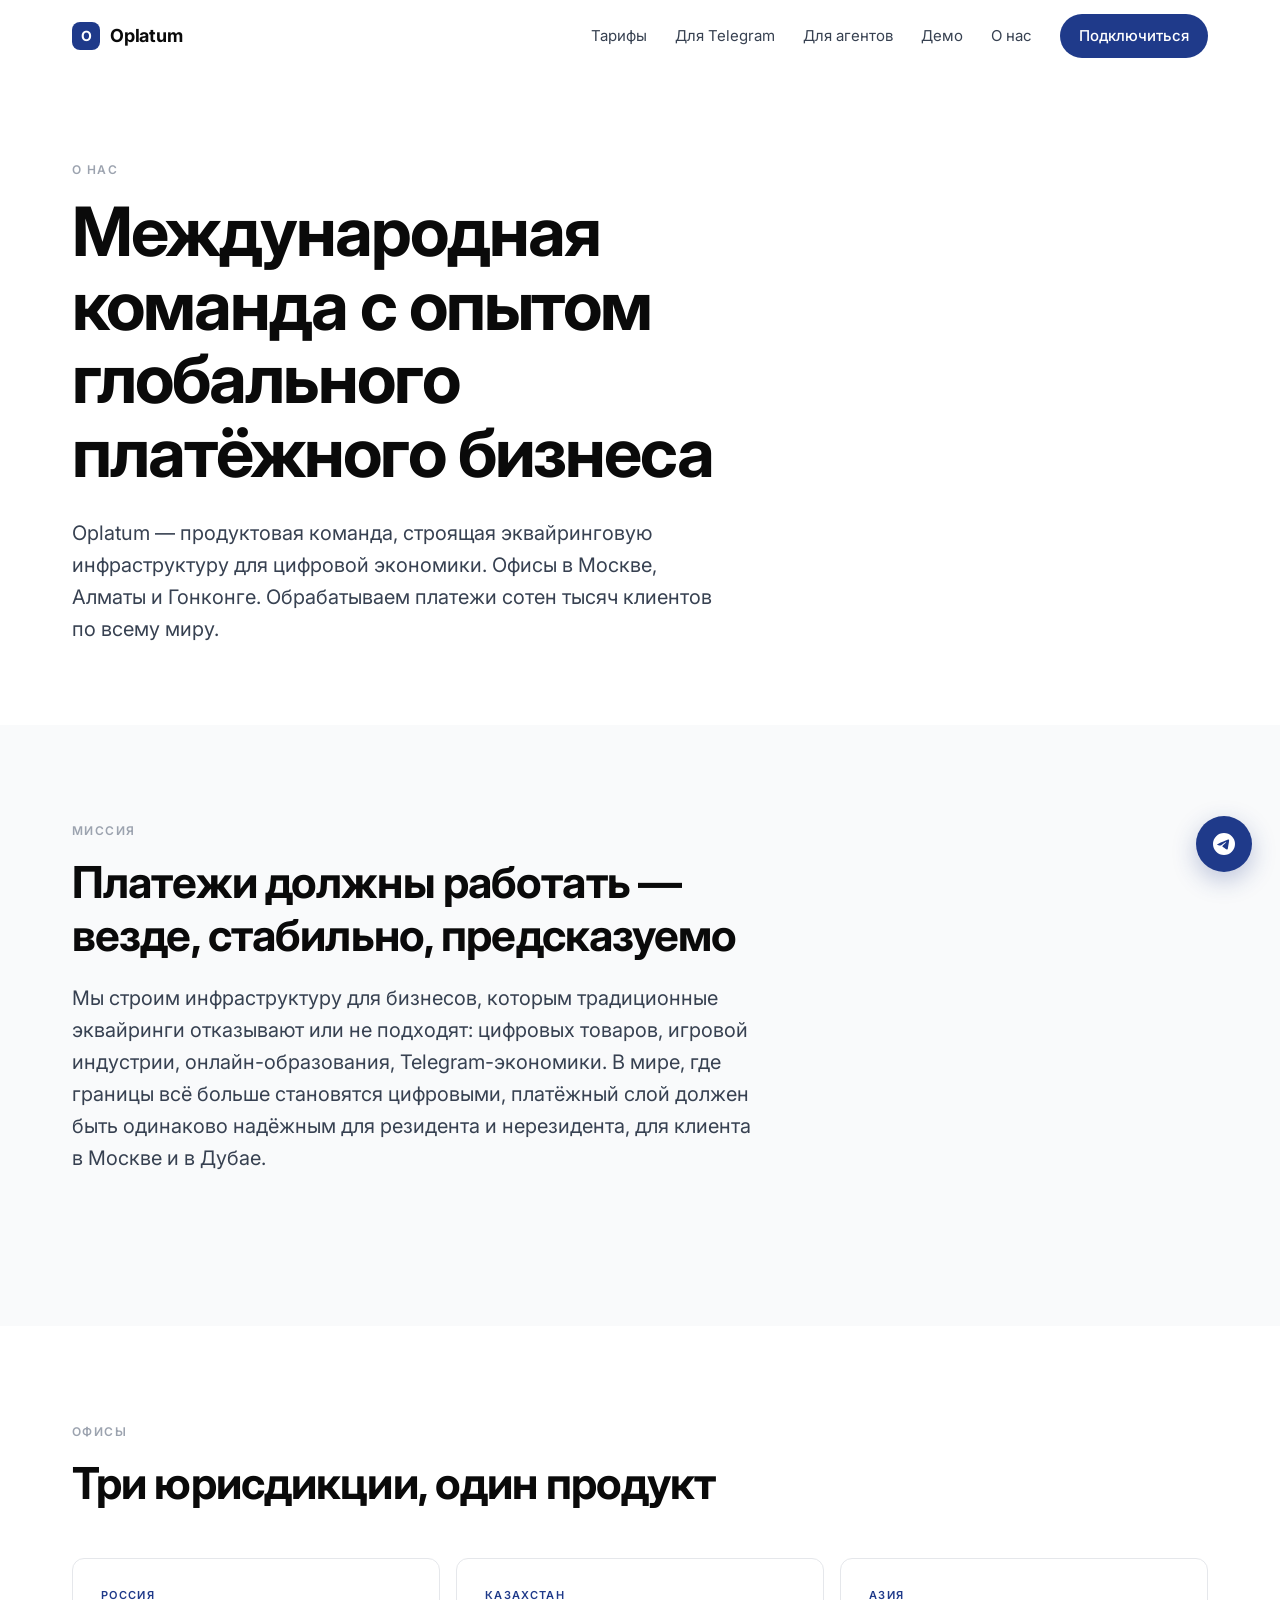
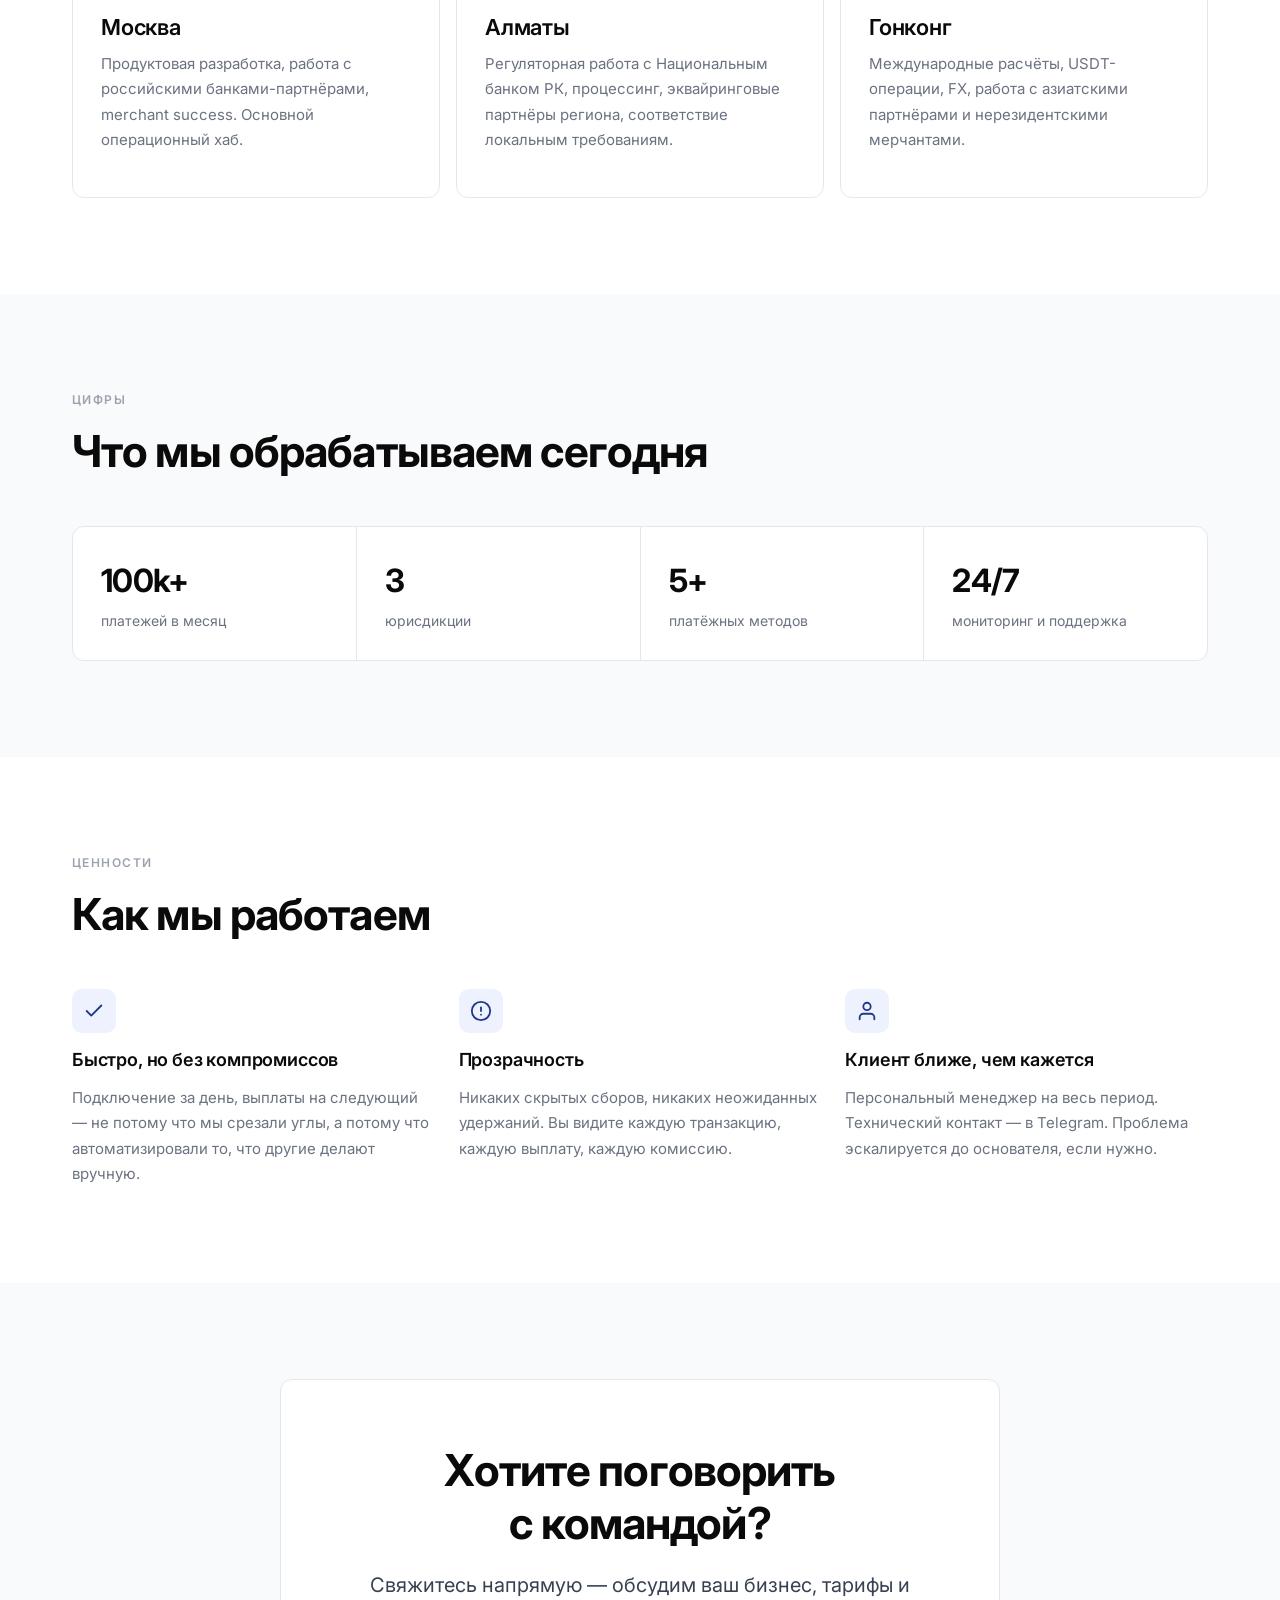
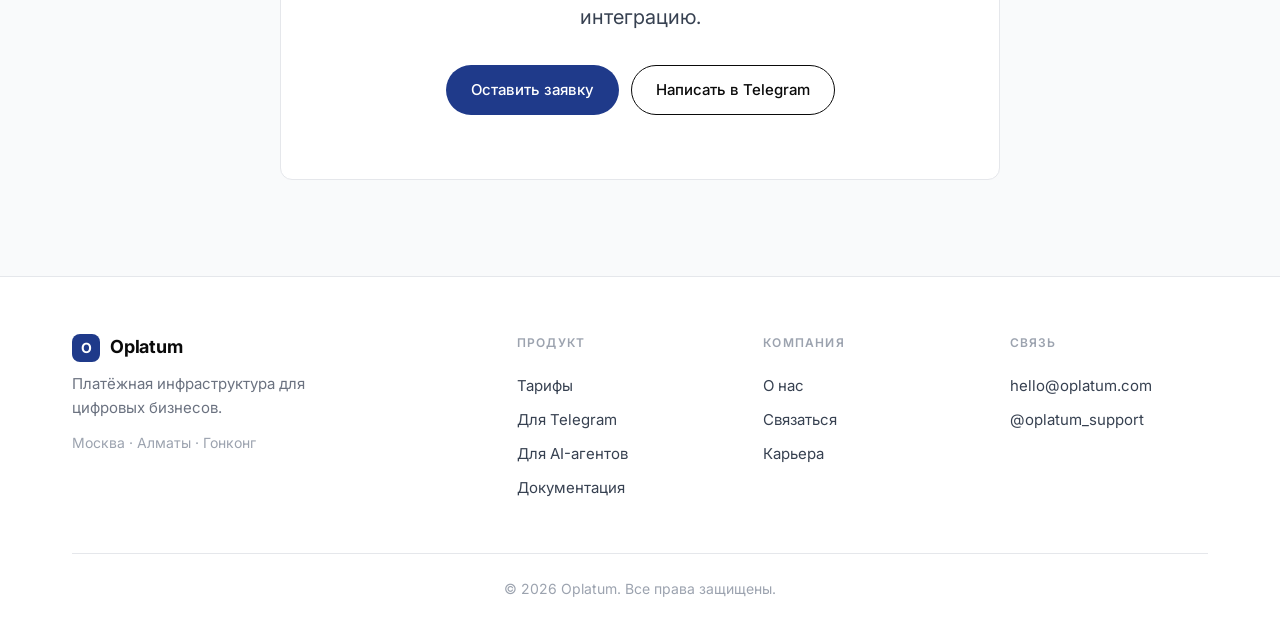
<file: about.html>
<!DOCTYPE html>
<html lang="ru">
<head>
<meta charset="UTF-8">
<meta name="viewport" content="width=device-width, initial-scale=1.0">
<title>О нас — Oplatum</title>
<meta name="description" content="Oplatum — международная продуктовая команда с офисами в Москве, Казахстане и Гонконге.">
<link rel="preconnect" href="https://fonts.googleapis.com">
<link rel="preconnect" href="https://fonts.gstatic.com" crossorigin>
<link href="https://fonts.googleapis.com/css2?family=Inter:wght@400;500;600;700&family=JetBrains+Mono:wght@400;500&display=swap" rel="stylesheet">
<link rel="stylesheet" href="assets/styles.css">
<link rel="icon" href="data:image/svg+xml,<svg xmlns='http://www.w3.org/2000/svg' viewBox='0 0 32 32'><rect width='32' height='32' rx='8' fill='%231F3A8A'/><text x='50%25' y='54%25' text-anchor='middle' dy='.1em' fill='white' font-size='18' font-weight='700' font-family='Inter'>O</text></svg>">
</head>
<body>

<nav class="nav">
  <div class="container nav-inner">
    <a href="index.html" class="logo"><span class="logo-mark">O</span><span>Oplatum</span></a>
    <div class="nav-links">
      <a href="pricing.html">Тарифы</a>
      <a href="telegram.html">Для Telegram</a>
      <a href="agents.html">Для агентов</a>
      <a href="demo.html">Демо</a>
      <a href="about.html">О нас</a>
      <a href="index.html#connect" class="btn btn-primary btn-sm">Подключиться</a>
    </div>
  </div>
</nav>

<section class="hero" style="padding-bottom: 80px;">
  <div class="container">
    <div class="hero-content">
      <div class="eyebrow" style="margin-bottom: 16px;">О нас</div>
      <h1>Международная команда с&nbsp;опытом глобального платёжного&nbsp;бизнеса</h1>
      <p class="subtitle" style="margin-top: 28px; max-width: 640px;">Oplatum — продуктовая команда, строящая эквайринговую инфраструктуру для цифровой экономики. Офисы в Москве, Алматы и Гонконге. Обрабатываем платежи сотен тысяч клиентов по всему миру.</p>
    </div>
  </div>
</section>

<section class="section-soft">
  <div class="container">
    <div class="fade-in" style="max-width: 680px; margin-bottom: 56px;">
      <div class="eyebrow" style="margin-bottom: 16px;">Миссия</div>
      <h2>Платежи должны работать&nbsp;— везде, стабильно, предсказуемо</h2>
      <p class="subtitle" style="margin-top: 20px;">Мы строим инфраструктуру для бизнесов, которым традиционные эквайринги отказывают или не подходят: цифровых товаров, игровой индустрии, онлайн-образования, Telegram-экономики. В мире, где границы всё больше становятся цифровыми, платёжный слой должен быть одинаково надёжным для резидента и нерезидента, для клиента в Москве и в Дубае.</p>
    </div>
  </div>
</section>

<section>
  <div class="container">
    <div class="fade-in" style="max-width: 680px; margin-bottom: 48px;">
      <div class="eyebrow" style="margin-bottom: 16px;">Офисы</div>
      <h2>Три юрисдикции, один продукт</h2>
    </div>
    <div class="segments fade-in">
      <div class="segment-card">
        <div class="eyebrow" style="color: var(--c-brand); font-size: 11px; margin-bottom: 10px;">Россия</div>
        <h3 class="card-title" style="font-size: 22px;">Москва</h3>
        <p class="card-body">Продуктовая разработка, работа с российскими банками-партнёрами, merchant success. Основной операционный хаб.</p>
      </div>
      <div class="segment-card">
        <div class="eyebrow" style="color: var(--c-brand); font-size: 11px; margin-bottom: 10px;">Казахстан</div>
        <h3 class="card-title" style="font-size: 22px;">Алматы</h3>
        <p class="card-body">Регуляторная работа с Национальным банком РК, процессинг, эквайринговые партнёры региона, соответствие локальным требованиям.</p>
      </div>
      <div class="segment-card">
        <div class="eyebrow" style="color: var(--c-brand); font-size: 11px; margin-bottom: 10px;">Азия</div>
        <h3 class="card-title" style="font-size: 22px;">Гонконг</h3>
        <p class="card-body">Международные расчёты, USDT-операции, FX, работа с азиатскими партнёрами и нерезидентскими мерчантами.</p>
      </div>
    </div>
  </div>
</section>

<section class="section-soft">
  <div class="container">
    <div class="fade-in" style="max-width: 680px; margin-bottom: 48px;">
      <div class="eyebrow" style="margin-bottom: 16px;">Цифры</div>
      <h2>Что мы обрабатываем сегодня</h2>
    </div>
    <div class="trustbar fade-in">
      <div class="trust-item">
        <div class="trust-value">100k+</div>
        <div class="trust-label">платежей в&nbsp;месяц</div>
      </div>
      <div class="trust-item">
        <div class="trust-value">3</div>
        <div class="trust-label">юрисдикции</div>
      </div>
      <div class="trust-item">
        <div class="trust-value">5+</div>
        <div class="trust-label">платёжных методов</div>
      </div>
      <div class="trust-item">
        <div class="trust-value">24/7</div>
        <div class="trust-label">мониторинг и&nbsp;поддержка</div>
      </div>
    </div>
  </div>
</section>

<section>
  <div class="container">
    <div class="fade-in" style="max-width: 680px; margin-bottom: 48px;">
      <div class="eyebrow" style="margin-bottom: 16px;">Ценности</div>
      <h2>Как мы работаем</h2>
    </div>
    <div class="solution-list fade-in">
      <div>
        <div class="solution-icon">
          <svg width="22" height="22" viewBox="0 0 24 24" fill="none" stroke="currentColor" stroke-width="2" stroke-linecap="round" stroke-linejoin="round"><polyline points="20 6 9 17 4 12"/></svg>
        </div>
        <h3 class="card-title">Быстро, но&nbsp;без&nbsp;компромиссов</h3>
        <p class="card-body">Подключение за день, выплаты на следующий — не потому что мы срезали углы, а потому что автоматизировали то, что другие делают вручную.</p>
      </div>
      <div>
        <div class="solution-icon">
          <svg width="22" height="22" viewBox="0 0 24 24" fill="none" stroke="currentColor" stroke-width="2" stroke-linecap="round" stroke-linejoin="round"><circle cx="12" cy="12" r="10"/><line x1="12" y1="8" x2="12" y2="12"/><line x1="12" y1="16" x2="12.01" y2="16"/></svg>
        </div>
        <h3 class="card-title">Прозрачность</h3>
        <p class="card-body">Никаких скрытых сборов, никаких неожиданных удержаний. Вы видите каждую транзакцию, каждую выплату, каждую комиссию.</p>
      </div>
      <div>
        <div class="solution-icon">
          <svg width="22" height="22" viewBox="0 0 24 24" fill="none" stroke="currentColor" stroke-width="2" stroke-linecap="round" stroke-linejoin="round"><path d="M20 21v-2a4 4 0 0 0-4-4H8a4 4 0 0 0-4 4v2"/><circle cx="12" cy="7" r="4"/></svg>
        </div>
        <h3 class="card-title">Клиент ближе, чем&nbsp;кажется</h3>
        <p class="card-body">Персональный менеджер на весь период. Технический контакт — в Telegram. Проблема эскалируется до основателя, если нужно.</p>
      </div>
    </div>
  </div>
</section>

<section class="section-soft">
  <div class="container">
    <div class="fade-in" style="max-width: 720px; margin: 0 auto; text-align: center; padding: 64px 40px; border: 1px solid var(--c-line); border-radius: var(--r-lg); background: #fff;">
      <h2 style="margin-bottom: 20px;">Хотите поговорить с&nbsp;командой?</h2>
      <p class="subtitle" style="margin-bottom: 32px;">Свяжитесь напрямую — обсудим ваш бизнес, тарифы и интеграцию.</p>
      <div style="display: flex; gap: 12px; justify-content: center; flex-wrap: wrap;">
        <a href="index.html#connect" class="btn btn-primary">Оставить заявку</a>
        <a href="https://t.me/oplatum_support" class="btn btn-ghost">Написать в Telegram</a>
      </div>
    </div>
  </div>
</section>

<footer class="footer">
  <div class="container">
    <div class="footer-grid">
      <div>
        <div class="logo" style="margin-bottom: 10px;"><span class="logo-mark">O</span><span>Oplatum</span></div>
        <p style="font-size: 15px; color: var(--c-ink-40); max-width: 280px;">Платёжная инфраструктура для цифровых бизнесов.</p>
        <p style="font-size: 14px; color: var(--c-ink-20); margin-top: 12px;">Москва · Алматы · Гонконг</p>
      </div>
      <div class="footer-col"><h5>Продукт</h5><a href="pricing.html">Тарифы</a><a href="telegram.html">Для Telegram</a><a href="agents.html">Для AI-агентов</a><a href="#">Документация</a></div>
      <div class="footer-col"><h5>Компания</h5><a href="about.html">О нас</a><a href="index.html#connect">Связаться</a><a href="#">Карьера</a></div>
      <div class="footer-col"><h5>Связь</h5><a href="mailto:hello@oplatum.com">hello@oplatum.com</a><a href="https://t.me/oplatum_support">@oplatum_support</a></div>
    </div>
    <div class="footer-bottom">© 2026 Oplatum. Все права защищены.</div>
  </div>
</footer>

<a class="fab" href="https://t.me/oplatum_support" aria-label="Поддержка в Telegram">
  <svg width="22" height="22" viewBox="0 0 24 24" fill="currentColor"><path d="M11.944 0A12 12 0 0 0 0 12a12 12 0 0 0 12 12 12 12 0 0 0 12-12A12 12 0 0 0 12 0a12 12 0 0 0-.056 0zm4.962 7.224c.1-.002.321.023.465.14a.506.506 0 0 1 .171.325c.016.093.036.306.02.472-.18 1.898-.962 6.502-1.36 8.627-.168.9-.499 1.201-.82 1.23-.696.065-1.225-.46-1.9-.902-1.056-.693-1.653-1.124-2.678-1.8-1.185-.78-.417-1.21.258-1.91.177-.184 3.247-2.977 3.307-3.23.007-.032.014-.15-.056-.212s-.174-.041-.249-.024c-.106.024-1.793 1.14-5.061 3.345-.48.33-.913.49-1.302.48-.428-.008-1.252-.241-1.865-.44-.752-.245-1.349-.374-1.297-.789.027-.216.325-.437.893-.663 3.498-1.524 5.83-2.529 6.998-3.014 3.332-1.386 4.025-1.627 4.476-1.635z"/></svg>
</a>

<script src="assets/app.js"></script>
</body>
</html>
</file>
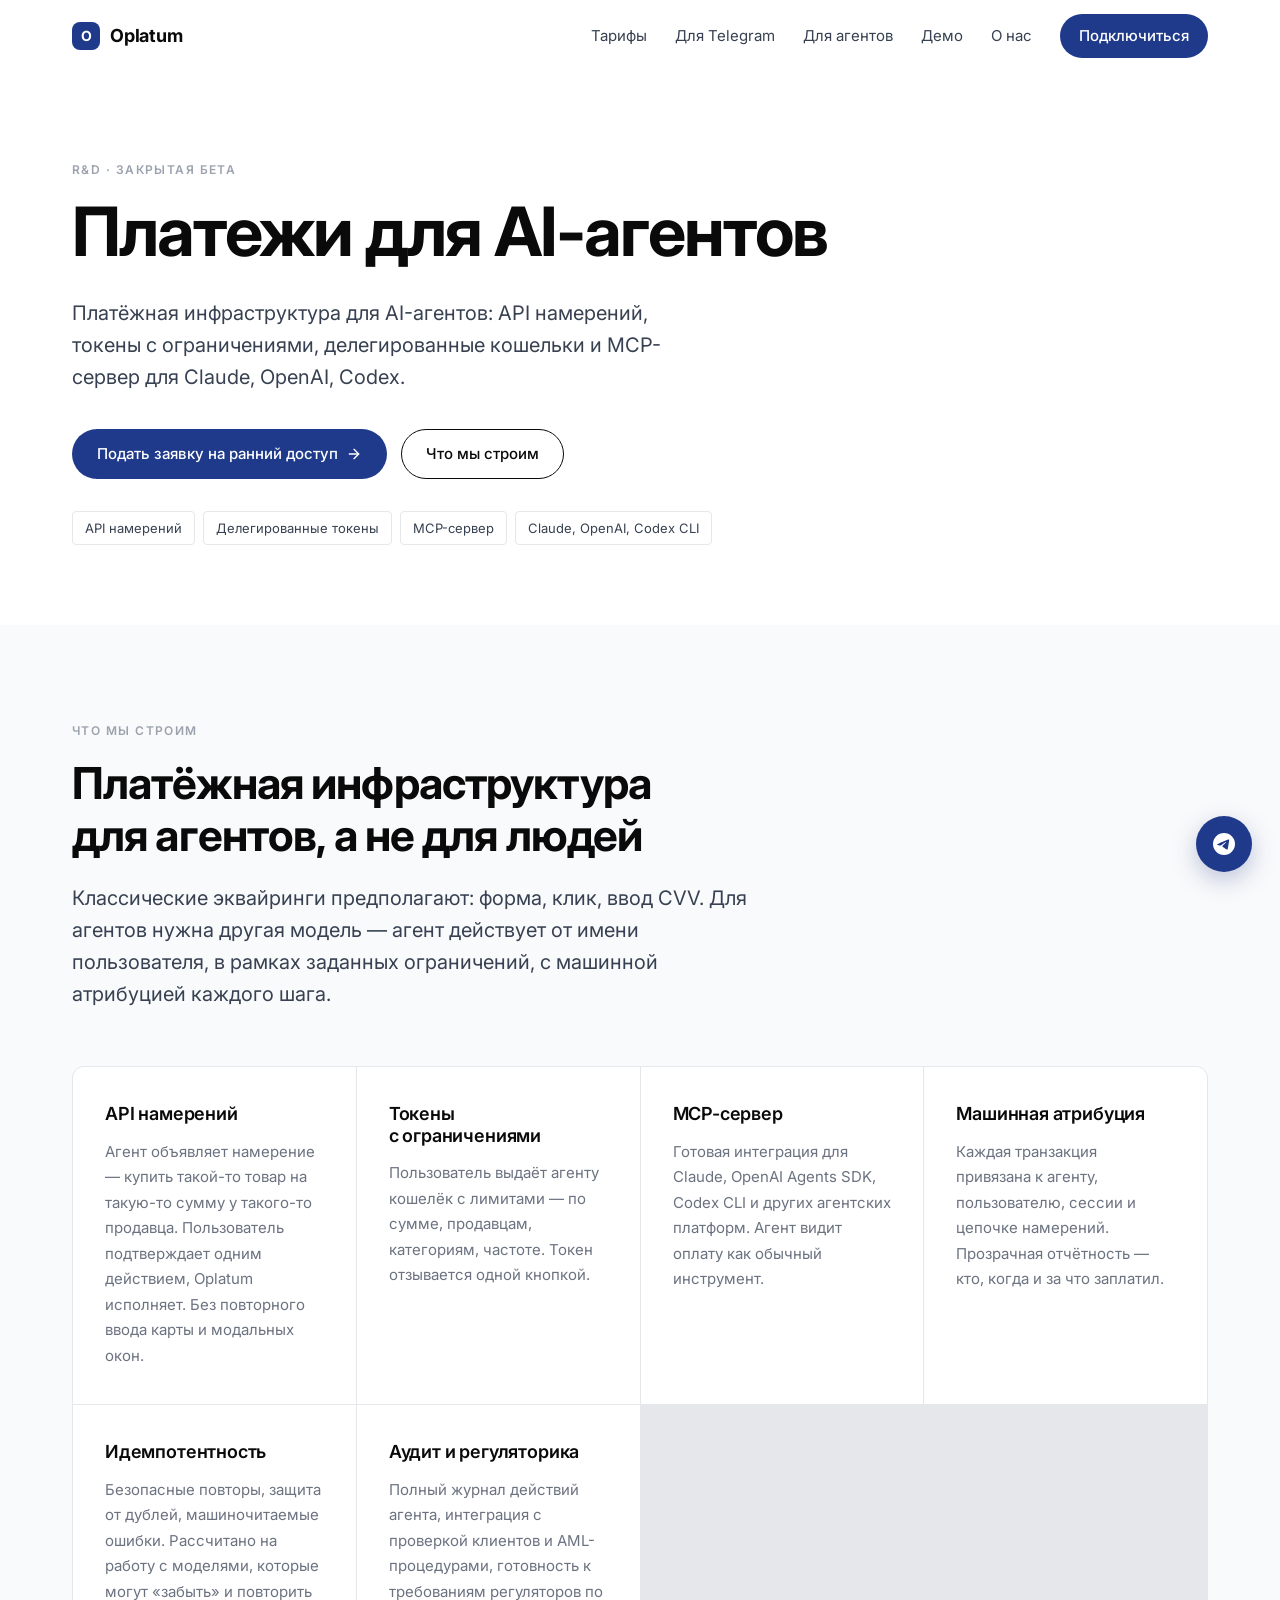
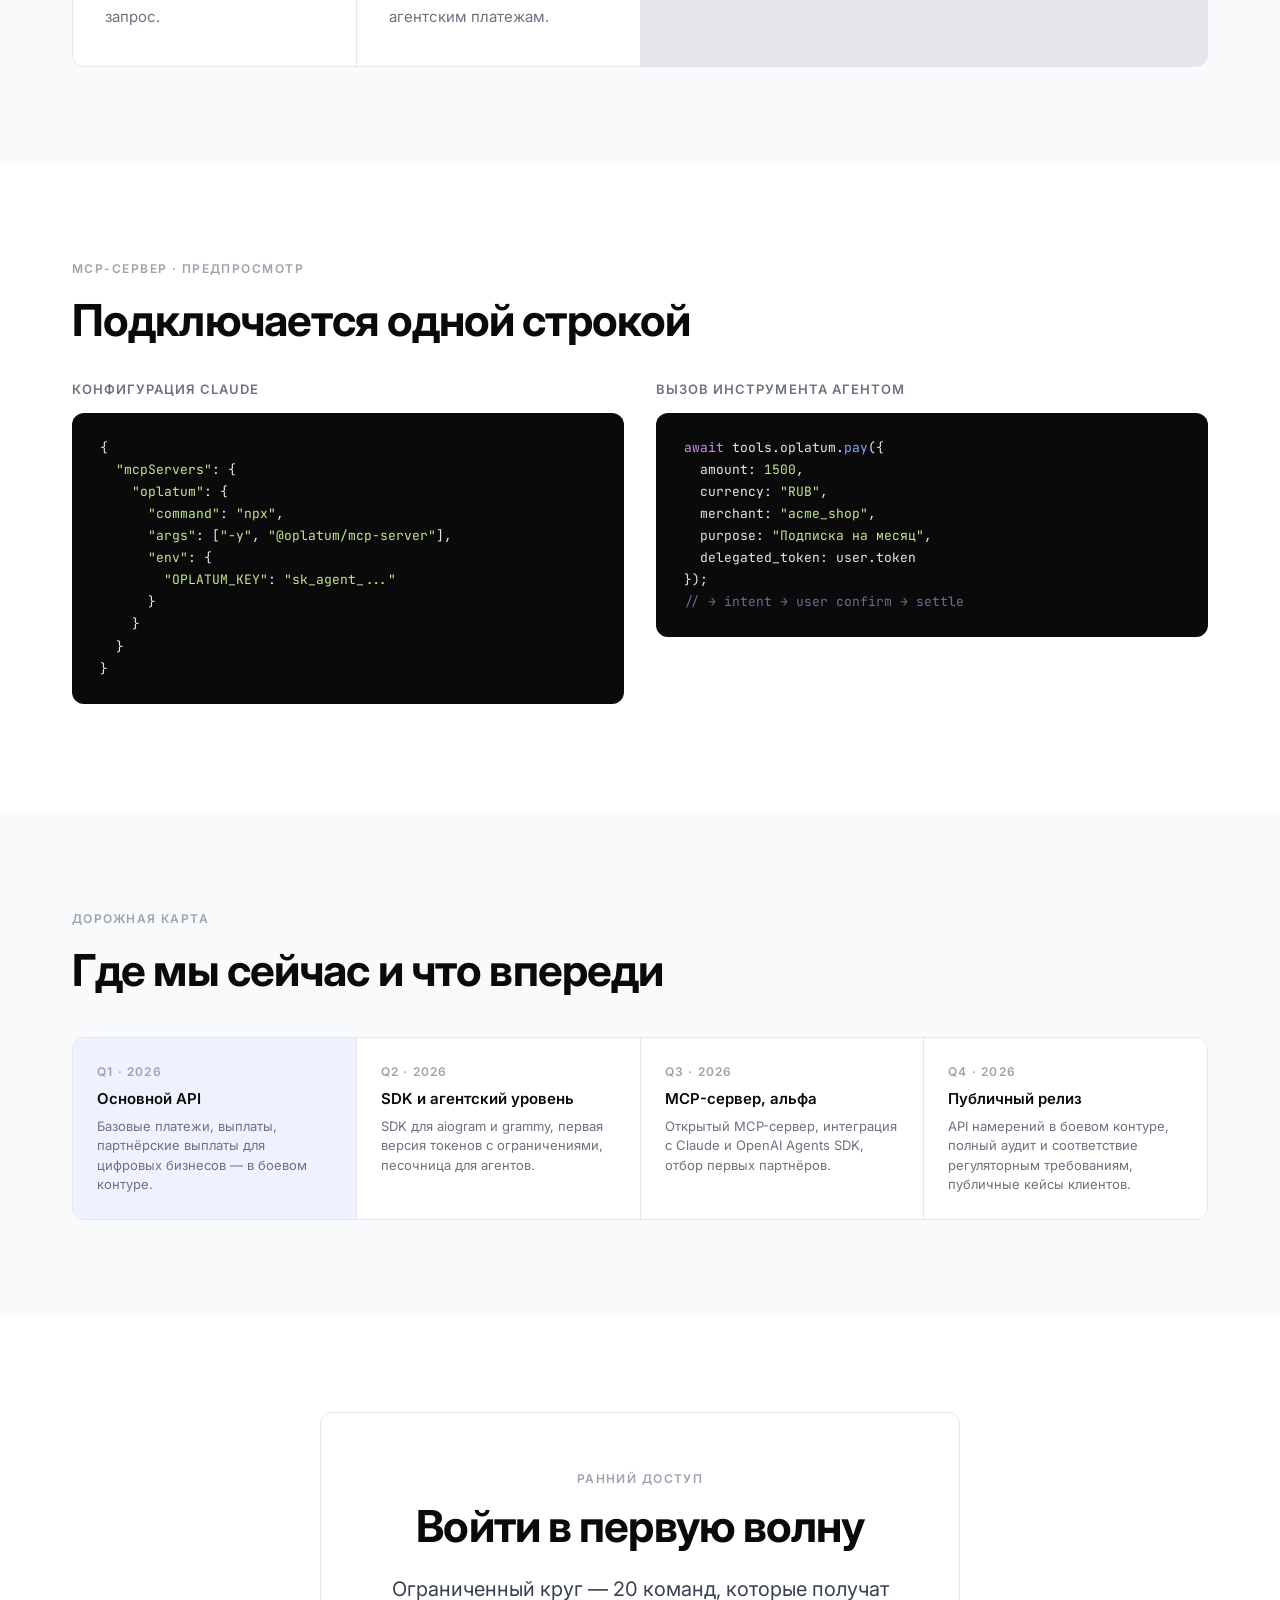
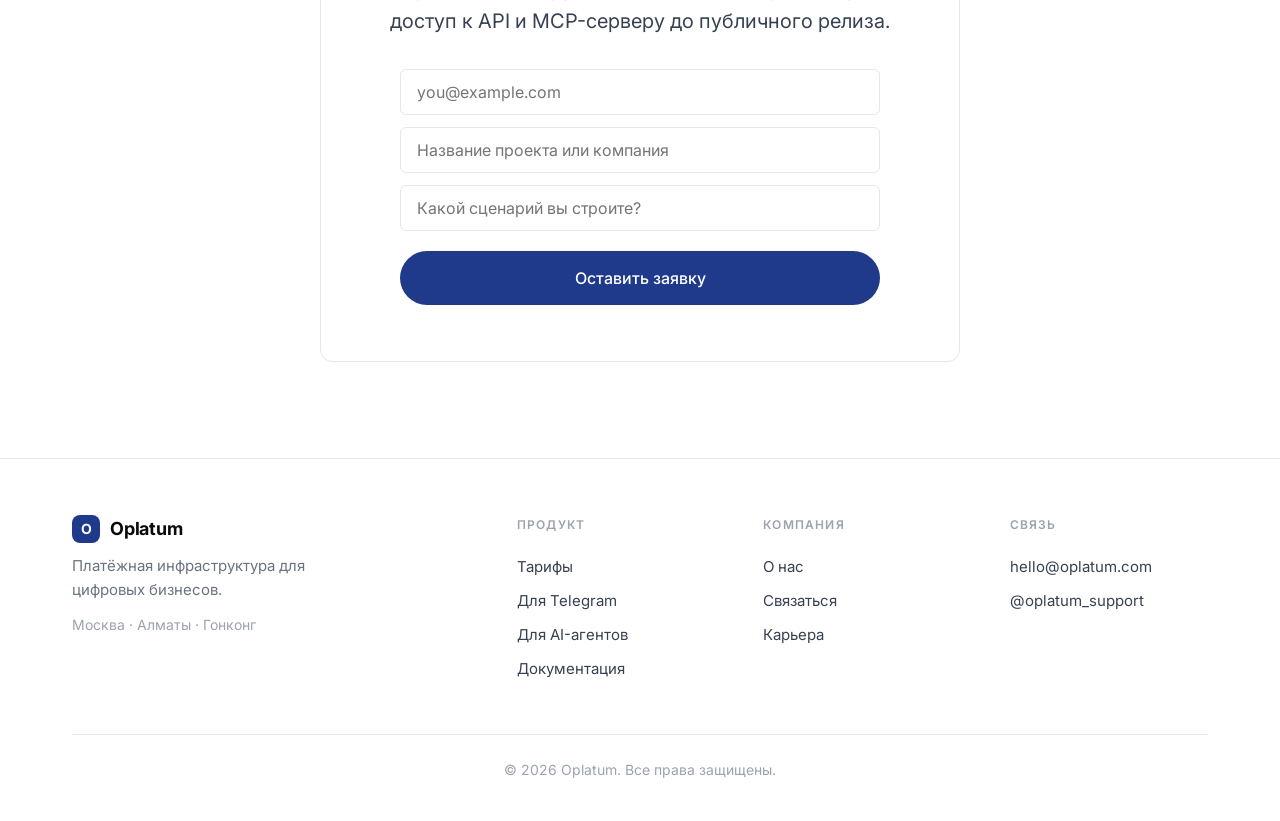
<file: agents.html>
<!DOCTYPE html>
<html lang="ru">
<head>
<meta charset="UTF-8">
<meta name="viewport" content="width=device-width, initial-scale=1.0">
<title>Для AI-агентов — Oplatum</title>
<meta name="description" content="Платёжный слой для AI-агентов: intent-based API, токены с ограничениями, MCP-сервер для Claude и OpenAI.">
<link rel="preconnect" href="https://fonts.googleapis.com">
<link rel="preconnect" href="https://fonts.gstatic.com" crossorigin>
<link href="https://fonts.googleapis.com/css2?family=Inter:wght@400;500;600;700&family=JetBrains+Mono:wght@400;500&display=swap" rel="stylesheet">
<link rel="stylesheet" href="assets/styles.css">
<link rel="icon" href="data:image/svg+xml,<svg xmlns='http://www.w3.org/2000/svg' viewBox='0 0 32 32'><rect width='32' height='32' rx='8' fill='%231F3A8A'/><text x='50%25' y='54%25' text-anchor='middle' dy='.1em' fill='white' font-size='18' font-weight='700' font-family='Inter'>O</text></svg>">
<style>
  .code-block { background: #0a0a0a; color: #e5e7eb; font-family: var(--mono); font-size: 13px; line-height: 1.7; padding: 24px 28px; border-radius: var(--r-lg); overflow: auto; }
  .code-block .k { color: #c792ea; }
  .code-block .s { color: #c3e88d; }
  .code-block .f { color: #82aaff; }
  .code-block .c { color: #676e95; }
  .roadmap { display: flex; gap: 0; border: 1px solid var(--c-line); border-radius: var(--r-lg); overflow: hidden; }
  .roadmap-step { flex: 1; padding: 24px; border-right: 1px solid var(--c-line); background: #fff; }
  .roadmap-step:last-child { border-right: none; }
  .roadmap-step.done { background: var(--c-brand-soft); }
  .roadmap-step .q { font-size: 12px; font-weight: 600; color: var(--c-ink-20); letter-spacing: 0.1em; text-transform: uppercase; margin-bottom: 6px; }
  .roadmap-step .t { font-size: 15px; font-weight: 600; color: var(--c-ink); margin-bottom: 6px; }
  .roadmap-step .s { font-size: 13px; color: var(--c-ink-40); line-height: 1.5; }
  @media (max-width: 900px) { .roadmap { flex-direction: column; } .roadmap-step { border-right: none; border-bottom: 1px solid var(--c-line); } .roadmap-step:last-child { border-bottom: none; } }
</style>
</head>
<body>

<nav class="nav">
  <div class="container nav-inner">
    <a href="index.html" class="logo"><span class="logo-mark">O</span><span>Oplatum</span></a>
    <div class="nav-links">
      <a href="pricing.html">Тарифы</a>
      <a href="telegram.html">Для Telegram</a>
      <a href="agents.html">Для агентов</a>
      <a href="demo.html">Демо</a>
      <a href="about.html">О нас</a>
      <a href="index.html#connect" class="btn btn-primary btn-sm">Подключиться</a>
    </div>
  </div>
</nav>

<section class="hero" style="padding-bottom: 80px;">
  <div class="container">
    <div class="hero-content">
      <div class="eyebrow" style="margin-bottom: 16px;">R&amp;D · Закрытая бета</div>
      <h1>Платежи для&nbsp;AI-агентов</h1>
      <p class="subtitle" style="margin-top: 28px; max-width: 620px;">Платёжная инфраструктура для AI-агентов: API намерений, токены с ограничениями, делегированные кошельки и MCP-сервер для Claude, OpenAI, Codex.</p>
      <div class="hero-cta">
        <a href="#waitlist" class="btn btn-primary">
          Подать заявку на&nbsp;ранний доступ
          <svg width="16" height="16" viewBox="0 0 24 24" fill="none" stroke="currentColor" stroke-width="2" stroke-linecap="round" stroke-linejoin="round"><line x1="5" y1="12" x2="19" y2="12"/><polyline points="12 5 19 12 12 19"/></svg>
        </a>
        <a href="#what" class="btn btn-ghost">Что мы строим</a>
      </div>
      <div class="hero-badges">
        <span class="badge">API намерений</span>
        <span class="badge">Делегированные токены</span>
        <span class="badge">MCP-сервер</span>
        <span class="badge">Claude, OpenAI, Codex CLI</span>
      </div>
    </div>
  </div>
</section>

<section class="section-soft" id="what">
  <div class="container">
    <div class="fade-in" style="max-width: 680px; margin-bottom: 56px;">
      <div class="eyebrow" style="margin-bottom: 16px;">Что мы строим</div>
      <h2>Платёжная инфраструктура для&nbsp;агентов, а&nbsp;не&nbsp;для&nbsp;людей</h2>
      <p class="subtitle" style="margin-top: 20px;">Классические эквайринги предполагают: форма, клик, ввод CVV. Для агентов нужна другая модель — агент действует от имени пользователя, в рамках заданных ограничений, с машинной атрибуцией каждого шага.</p>
    </div>
    <div class="grid-3 fade-in">
      <div>
        <h3 class="card-title">API намерений</h3>
        <p class="card-body">Агент объявляет намерение — купить такой-то товар на такую-то сумму у такого-то продавца. Пользователь подтверждает одним действием, Oplatum исполняет. Без повторного ввода карты и модальных окон.</p>
      </div>
      <div>
        <h3 class="card-title">Токены с&nbsp;ограничениями</h3>
        <p class="card-body">Пользователь выдаёт агенту кошелёк с лимитами — по сумме, продавцам, категориям, частоте. Токен отзывается одной кнопкой.</p>
      </div>
      <div>
        <h3 class="card-title">MCP-сервер</h3>
        <p class="card-body">Готовая интеграция для Claude, OpenAI Agents SDK, Codex CLI и других агентских платформ. Агент видит оплату как обычный инструмент.</p>
      </div>
      <div>
        <h3 class="card-title">Машинная атрибуция</h3>
        <p class="card-body">Каждая транзакция привязана к агенту, пользователю, сессии и цепочке намерений. Прозрачная отчётность — кто, когда и за что заплатил.</p>
      </div>
      <div>
        <h3 class="card-title">Идемпотентность</h3>
        <p class="card-body">Безопасные повторы, защита от дублей, машиночитаемые ошибки. Рассчитано на работу с моделями, которые могут «забыть» и повторить запрос.</p>
      </div>
      <div>
        <h3 class="card-title">Аудит и&nbsp;регуляторика</h3>
        <p class="card-body">Полный журнал действий агента, интеграция с проверкой клиентов и AML-процедурами, готовность к требованиям регуляторов по агентским платежам.</p>
      </div>
    </div>
  </div>
</section>

<section>
  <div class="container">
    <div class="fade-in" style="max-width: 680px; margin-bottom: 32px;">
      <div class="eyebrow" style="margin-bottom: 16px;">MCP-сервер · предпросмотр</div>
      <h2>Подключается одной строкой</h2>
    </div>
    <div class="fade-in" style="display: grid; grid-template-columns: 1fr 1fr; gap: 32px; align-items: start;">
      <div>
        <div style="font-size: 13px; font-weight: 600; color: var(--c-ink-40); margin-bottom: 12px; text-transform: uppercase; letter-spacing: 0.08em;">Конфигурация Claude</div>
        <pre class="code-block">{
  <span class="s">"mcpServers"</span>: {
    <span class="s">"oplatum"</span>: {
      <span class="s">"command"</span>: <span class="s">"npx"</span>,
      <span class="s">"args"</span>: [<span class="s">"-y"</span>, <span class="s">"@oplatum/mcp-server"</span>],
      <span class="s">"env"</span>: {
        <span class="s">"OPLATUM_KEY"</span>: <span class="s">"sk_agent_..."</span>
      }
    }
  }
}</pre>
      </div>
      <div>
        <div style="font-size: 13px; font-weight: 600; color: var(--c-ink-40); margin-bottom: 12px; text-transform: uppercase; letter-spacing: 0.08em;">Вызов инструмента агентом</div>
        <pre class="code-block"><span class="k">await</span> tools.oplatum.<span class="f">pay</span>({
  amount: <span class="s">1500</span>,
  currency: <span class="s">"RUB"</span>,
  merchant: <span class="s">"acme_shop"</span>,
  purpose: <span class="s">"Подписка на месяц"</span>,
  delegated_token: user.token
});
<span class="c">// → intent → user confirm → settle</span></pre>
      </div>
    </div>
  </div>
</section>

<section class="section-soft">
  <div class="container">
    <div class="fade-in" style="max-width: 680px; margin-bottom: 40px;">
      <div class="eyebrow" style="margin-bottom: 16px;">Дорожная карта</div>
      <h2>Где мы сейчас и&nbsp;что впереди</h2>
    </div>
    <div class="roadmap fade-in">
      <div class="roadmap-step done">
        <div class="q">Q1 · 2026</div>
        <div class="t">Основной API</div>
        <div class="s">Базовые платежи, выплаты, партнёрские выплаты для цифровых бизнесов — в боевом контуре.</div>
      </div>
      <div class="roadmap-step">
        <div class="q">Q2 · 2026</div>
        <div class="t">SDK и&nbsp;агентский уровень</div>
        <div class="s">SDK для aiogram и grammy, первая версия токенов с ограничениями, песочница для агентов.</div>
      </div>
      <div class="roadmap-step">
        <div class="q">Q3 · 2026</div>
        <div class="t">MCP-сервер, альфа</div>
        <div class="s">Открытый MCP-сервер, интеграция с Claude и OpenAI Agents SDK, отбор первых партнёров.</div>
      </div>
      <div class="roadmap-step">
        <div class="q">Q4 · 2026</div>
        <div class="t">Публичный релиз</div>
        <div class="s">API намерений в боевом контуре, полный аудит и соответствие регуляторным требованиям, публичные кейсы клиентов.</div>
      </div>
    </div>
  </div>
</section>

<section id="waitlist">
  <div class="container">
    <div class="fade-in" style="max-width: 640px; margin: 0 auto; text-align: center; padding: 56px 40px; border: 1px solid var(--c-line); border-radius: var(--r-lg); background: #fff;">
      <div class="eyebrow" style="margin-bottom: 12px;">Ранний доступ</div>
      <h2 style="margin-bottom: 20px;">Войти в&nbsp;первую волну</h2>
      <p class="subtitle" style="margin-bottom: 32px;">Ограниченный круг — 20 команд, которые получат доступ к API и MCP-серверу до публичного релиза.</p>
      <form data-demo style="display: flex; flex-direction: column; gap: 12px; max-width: 480px; margin: 0 auto;">
        <input type="email" placeholder="you@example.com" required style="padding: 12px 16px; font-size: 16px; font-family: var(--font); border: 1.5px solid var(--c-line); border-radius: var(--r); outline: none;">
        <input type="text" placeholder="Название проекта или компания" required style="padding: 12px 16px; font-size: 16px; font-family: var(--font); border: 1.5px solid var(--c-line); border-radius: var(--r); outline: none;">
        <input type="text" placeholder="Какой сценарий вы строите?" style="padding: 12px 16px; font-size: 16px; font-family: var(--font); border: 1.5px solid var(--c-line); border-radius: var(--r); outline: none;">
        <button type="submit" class="btn btn-primary form-submit">Оставить заявку</button>
      </form>
    </div>
  </div>
</section>

<footer class="footer">
  <div class="container">
    <div class="footer-grid">
      <div>
        <div class="logo" style="margin-bottom: 10px;"><span class="logo-mark">O</span><span>Oplatum</span></div>
        <p style="font-size: 15px; color: var(--c-ink-40); max-width: 280px;">Платёжная инфраструктура для цифровых бизнесов.</p>
        <p style="font-size: 14px; color: var(--c-ink-20); margin-top: 12px;">Москва · Алматы · Гонконг</p>
      </div>
      <div class="footer-col"><h5>Продукт</h5><a href="pricing.html">Тарифы</a><a href="telegram.html">Для Telegram</a><a href="agents.html">Для AI-агентов</a><a href="#">Документация</a></div>
      <div class="footer-col"><h5>Компания</h5><a href="about.html">О нас</a><a href="index.html#connect">Связаться</a><a href="#">Карьера</a></div>
      <div class="footer-col"><h5>Связь</h5><a href="mailto:hello@oplatum.com">hello@oplatum.com</a><a href="https://t.me/oplatum_support">@oplatum_support</a></div>
    </div>
    <div class="footer-bottom">© 2026 Oplatum. Все права защищены.</div>
  </div>
</footer>

<a class="fab" href="https://t.me/oplatum_support" aria-label="Поддержка в Telegram">
  <svg width="22" height="22" viewBox="0 0 24 24" fill="currentColor"><path d="M11.944 0A12 12 0 0 0 0 12a12 12 0 0 0 12 12 12 12 0 0 0 12-12A12 12 0 0 0 12 0a12 12 0 0 0-.056 0zm4.962 7.224c.1-.002.321.023.465.14a.506.506 0 0 1 .171.325c.016.093.036.306.02.472-.18 1.898-.962 6.502-1.36 8.627-.168.9-.499 1.201-.82 1.23-.696.065-1.225-.46-1.9-.902-1.056-.693-1.653-1.124-2.678-1.8-1.185-.78-.417-1.21.258-1.91.177-.184 3.247-2.977 3.307-3.23.007-.032.014-.15-.056-.212s-.174-.041-.249-.024c-.106.024-1.793 1.14-5.061 3.345-.48.33-.913.49-1.302.48-.428-.008-1.252-.241-1.865-.44-.752-.245-1.349-.374-1.297-.789.027-.216.325-.437.893-.663 3.498-1.524 5.83-2.529 6.998-3.014 3.332-1.386 4.025-1.627 4.476-1.635z"/></svg>
</a>

<script src="assets/app.js"></script>
</body>
</html>
</file>
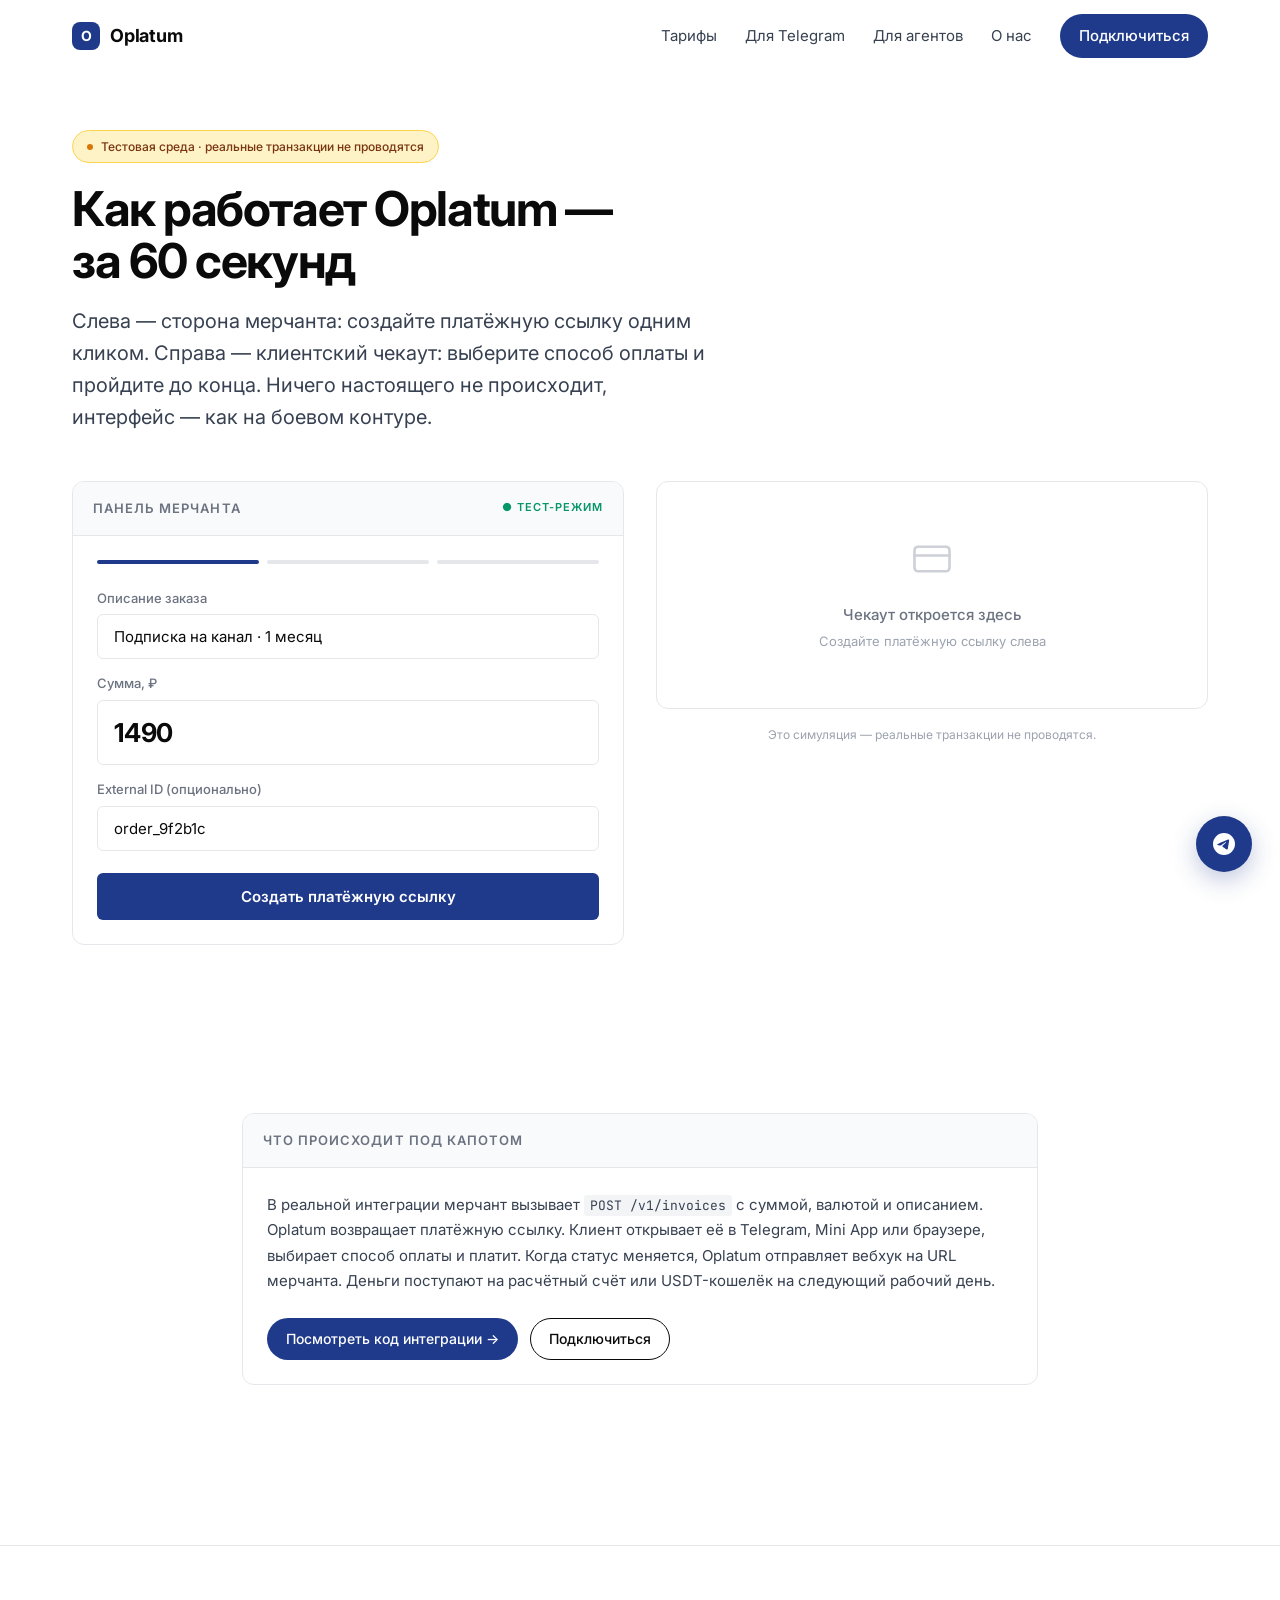
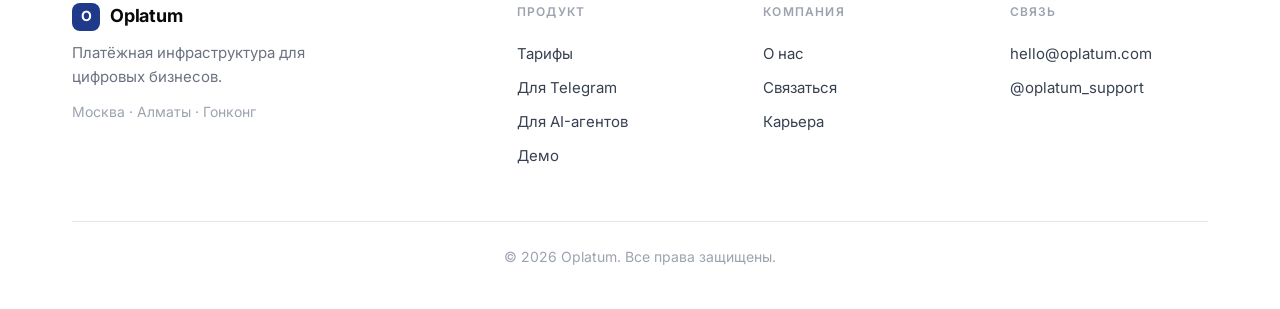
<file: demo.html>
<!DOCTYPE html>
<html lang="ru">
<head>
<meta charset="UTF-8">
<meta name="viewport" content="width=device-width, initial-scale=1.0">
<title>Интерактивный симулятор — Oplatum</title>
<meta name="description" content="Попробуйте, как работает Oplatum: создайте платёжную ссылку и пройдите чекаут. Симулятор, без реальных транзакций.">
<link rel="preconnect" href="https://fonts.googleapis.com">
<link rel="preconnect" href="https://fonts.gstatic.com" crossorigin>
<link href="https://fonts.googleapis.com/css2?family=Inter:wght@400;500;600;700&family=JetBrains+Mono:wght@400;500&display=swap" rel="stylesheet">
<link rel="stylesheet" href="assets/styles.css">
<link rel="icon" href="data:image/svg+xml,<svg xmlns='http://www.w3.org/2000/svg' viewBox='0 0 32 32'><rect width='32' height='32' rx='8' fill='%231F3A8A'/><text x='50%25' y='54%25' text-anchor='middle' dy='.1em' fill='white' font-size='18' font-weight='700' font-family='Inter'>O</text></svg>">
<style>
  .demo-banner { background: #fef3c7; border-bottom: 1px solid #fcd34d; padding: 10px 16px; text-align: center; font-size: 13px; color: #78350f; font-weight: 500; }
  .demo-banner strong { color: #451a03; }
  .demo-grid { display: grid; grid-template-columns: 1fr 1fr; gap: 32px; align-items: start; }
  @media (max-width: 900px) { .demo-grid { grid-template-columns: 1fr; } }
  .panel { border: 1px solid var(--c-line); border-radius: var(--r-lg); background: #fff; overflow: hidden; }
  .panel-head { padding: 16px 20px; border-bottom: 1px solid var(--c-line); background: #f9fafb; font-size: 13px; font-weight: 600; color: var(--c-ink-40); text-transform: uppercase; letter-spacing: 0.08em; display: flex; justify-content: space-between; align-items: center; }
  .panel-body { padding: 24px; }
  .label { display: block; font-size: 13px; color: var(--c-ink-40); margin-bottom: 6px; font-weight: 500; }
  .field { width: 100%; padding: 12px 16px; font-size: 15px; font-family: var(--font); border: 1.5px solid var(--c-line); border-radius: var(--r); outline: none; background: #fff; color: var(--c-ink); transition: border-color .15s; }
  .field:focus { border-color: var(--c-brand); }
  .field-amount { font-size: 26px; font-weight: 700; padding: 16px; letter-spacing: -0.02em; }
  .field-stack > * + * { margin-top: 14px; }

  /* Checkout panel */
  .checkout-card { border-radius: var(--r-lg); overflow: hidden; background: #fff; border: 1px solid var(--c-line); }
  .checkout-top { background: #0a0a0a; color: #fff; padding: 26px 24px; text-align: center; }
  .checkout-brand { display: inline-flex; align-items: center; gap: 8px; font-size: 12px; font-weight: 600; letter-spacing: 0.12em; color: rgba(255,255,255,.6); text-transform: uppercase; margin-bottom: 16px; }
  .checkout-brand .dot { width: 6px; height: 6px; border-radius: 50%; background: #3b82f6; }
  .checkout-amount { font-size: 40px; font-weight: 700; letter-spacing: -0.03em; }
  .checkout-id { font-size: 10px; color: rgba(255,255,255,.35); font-family: var(--mono); margin-top: 8px; }
  .checkout-body { padding: 26px 24px; }
  .checkout-desc { text-align: center; margin-bottom: 20px; }
  .checkout-desc h4 { font-size: 16px; font-weight: 600; color: var(--c-ink); margin-bottom: 4px; }
  .checkout-desc p { font-size: 12px; color: var(--c-ink-20); }

  .qr-wrap { display: flex; flex-direction: column; align-items: center; padding: 16px 0 8px; }
  .qr-box { padding: 8px; border: 1px solid var(--c-line-soft); border-radius: 12px; background: #fff; }
  .qr-code { width: 160px; height: 160px; display: block; }
  .qr-label { font-size: 14px; font-weight: 600; margin-top: 16px; color: var(--c-ink); }
  .qr-hint { font-size: 12px; color: var(--c-ink-40); margin-top: 6px; max-width: 240px; text-align: center; line-height: 1.5; }

  .tabs-row { display: flex; gap: 6px; padding-top: 20px; border-top: 1px solid var(--c-line-soft); margin-top: 18px; }
  .tab-btn { flex: 1; padding: 10px; background: #f9fafb; border: 1px solid var(--c-line); border-radius: 6px; font-size: 13px; font-weight: 500; color: var(--c-ink-60); cursor: pointer; transition: all .15s; }
  .tab-btn.active { background: var(--c-brand); color: #fff; border-color: var(--c-brand); }

  .method-view { display: none; }
  .method-view.active { display: block; }

  .card-form > * + * { margin-top: 14px; }
  .card-row { display: grid; grid-template-columns: 1fr 1fr; gap: 12px; }

  .pay-btn { width: 100%; padding: 14px; background: var(--c-brand); color: #fff; border: none; border-radius: var(--r); font-size: 15px; font-weight: 600; cursor: pointer; transition: background .15s; margin-top: 20px; display: inline-flex; align-items: center; justify-content: center; gap: 8px; }
  .pay-btn:hover { background: #172d6b; }
  .pay-btn:disabled { opacity: 0.6; cursor: not-allowed; }

  .secure-line { margin-top: 16px; display: flex; align-items: center; justify-content: center; gap: 6px; font-size: 10px; font-weight: 600; color: var(--c-ink-20); letter-spacing: 0.12em; text-transform: uppercase; }

  .success-state { padding: 32px 20px; text-align: center; }
  .success-icon { width: 56px; height: 56px; border-radius: 50%; background: #ecfdf5; color: var(--c-success); display: inline-flex; align-items: center; justify-content: center; margin-bottom: 18px; }
  .success-state h3 { font-size: 22px; font-weight: 700; margin-bottom: 8px; color: var(--c-ink); }
  .success-state p { font-size: 14px; color: var(--c-ink-40); }

  .log { font-family: var(--mono); font-size: 12px; background: #0a0a0a; color: #a5f3fc; border-radius: var(--r); padding: 14px; max-height: 200px; overflow: auto; line-height: 1.7; }
  .log .ts { color: #64748b; }
  .log .k { color: #c792ea; }
  .log .s { color: #c3e88d; }

  .steps { display: flex; gap: 8px; margin-bottom: 24px; }
  .step { flex: 1; height: 4px; background: var(--c-line); border-radius: 2px; transition: background .3s; }
  .step.active { background: var(--c-brand); }

  .link-output { display: flex; gap: 8px; align-items: center; padding: 12px; background: #f9fafb; border: 1px solid var(--c-line); border-radius: var(--r); font-family: var(--mono); font-size: 12px; color: var(--c-brand); word-break: break-all; }
  .link-output button { margin-left: auto; padding: 4px 10px; font-size: 12px; font-weight: 500; background: #fff; border: 1px solid var(--c-line); border-radius: 4px; cursor: pointer; flex-shrink: 0; font-family: var(--font); }

  .spinner { display: inline-block; width: 16px; height: 16px; border: 2px solid rgba(255,255,255,.4); border-top-color: #fff; border-radius: 50%; animation: spin 0.8s linear infinite; }
  @keyframes spin { to { transform: rotate(360deg); } }

  .anim-in { animation: fadeInUp .4s ease; }
  @keyframes fadeInUp { from { opacity: 0; transform: translateY(8px); } to { opacity: 1; transform: none; } }
</style>
</head>
<body>

<nav class="nav">
  <div class="container nav-inner">
    <a href="index.html" class="logo"><span class="logo-mark">O</span><span>Oplatum</span></a>
    <div class="nav-links">
      <a href="pricing.html">Тарифы</a>
      <a href="telegram.html">Для Telegram</a>
      <a href="agents.html">Для агентов</a>
      <a href="about.html">О нас</a>
      <a href="index.html#connect" class="btn btn-primary btn-sm">Подключиться</a>
    </div>
  </div>
</nav>

<section style="padding-top: 130px; padding-bottom: 24px;">
  <div class="container">
    <div style="display: inline-flex; align-items: center; gap: 8px; padding: 6px 14px; background: #fef3c7; border: 1px solid #fcd34d; border-radius: 999px; font-size: 12px; color: #78350f; font-weight: 500; margin-bottom: 20px;">
      <span style="width: 6px; height: 6px; border-radius: 50%; background: #d97706;"></span>
      Тестовая среда · реальные транзакции не&nbsp;проводятся
    </div>
    <h1 style="font-size: clamp(32px, 4vw, 48px); max-width: 720px;">Как работает Oplatum — за&nbsp;60&nbsp;секунд</h1>
    <p class="subtitle" style="margin-top: 18px; max-width: 640px;">Слева — сторона мерчанта: создайте платёжную ссылку одним кликом. Справа — клиентский чекаут: выберите способ оплаты и пройдите до конца. Ничего настоящего не происходит, интерфейс — как на боевом контуре.</p>
  </div>
</section>

<section style="padding-top: 24px;">
  <div class="container">
    <div class="demo-grid">
      <!-- Merchant side -->
      <div class="panel">
        <div class="panel-head">
          <span>Панель мерчанта</span>
          <span style="color: var(--c-success); font-size: 11px;">● Тест-режим</span>
        </div>
        <div class="panel-body">
          <div class="steps">
            <div class="step active" id="step-1"></div>
            <div class="step" id="step-2"></div>
            <div class="step" id="step-3"></div>
          </div>

          <div id="merchant-form">
            <div class="field-stack">
              <div>
                <label class="label">Описание заказа</label>
                <input type="text" class="field" id="m-desc" value="Подписка на канал · 1 месяц">
              </div>
              <div>
                <label class="label">Сумма, ₽</label>
                <input type="number" class="field field-amount" id="m-amount" value="1490">
              </div>
              <div>
                <label class="label">External ID (опционально)</label>
                <input type="text" class="field" id="m-ext" value="order_9f2b1c">
              </div>
            </div>
            <button class="pay-btn" id="create-link-btn" style="margin-top: 22px;">
              Создать платёжную ссылку
            </button>
          </div>

          <div id="merchant-result" style="display: none;">
            <div class="label">Платёжная ссылка готова</div>
            <div class="link-output" id="link-output">
              <span id="link-url">—</span>
              <button id="copy-link">Копировать</button>
            </div>
            <div style="margin-top: 20px;">
              <div class="label">API-вызов</div>
              <div class="log" id="api-log"></div>
            </div>
            <button class="pay-btn" id="reset-btn" style="margin-top: 20px; background: #fff; color: var(--c-ink); border: 1.5px solid var(--c-line);">Создать новую</button>
          </div>
        </div>
      </div>

      <!-- Checkout side -->
      <div>
        <div class="checkout-card" id="checkout-waiting" style="text-align: center; padding: 56px 24px; color: var(--c-ink-20);">
          <svg width="42" height="42" viewBox="0 0 24 24" fill="none" stroke="currentColor" stroke-width="1.5" stroke-linecap="round" stroke-linejoin="round" style="margin-bottom: 16px; opacity: 0.5;"><rect x="2" y="5" width="20" height="14" rx="2"/><line x1="2" y1="10" x2="22" y2="10"/></svg>
          <div style="font-size: 15px; font-weight: 500; color: var(--c-ink-40); margin-bottom: 4px;">Чекаут откроется здесь</div>
          <div style="font-size: 13px;">Создайте платёжную ссылку слева</div>
        </div>

        <div class="checkout-card" id="checkout-active" style="display: none;">
          <div class="checkout-top">
            <div class="checkout-brand"><span class="dot"></span>Oplatum · Безопасная оплата</div>
            <div style="font-size: 11px; font-weight: 600; color: rgba(255,255,255,.5); letter-spacing: 0.12em; text-transform: uppercase; margin-bottom: 6px;">Сумма к&nbsp;оплате</div>
            <div class="checkout-amount"><span id="ck-amount">0</span> ₽</div>
            <div class="checkout-id" id="ck-id">—</div>
          </div>
          <div class="checkout-body">
            <div class="checkout-desc">
              <h4 id="ck-desc">—</h4>
              <p>Выберите способ оплаты</p>
            </div>

            <div style="display: flex; gap: 6px;" class="tabs-row" id="method-tabs">
              <button class="tab-btn active" data-m="sbp">СБП</button>
              <button class="tab-btn" data-m="card">Карта</button>
              <button class="tab-btn" data-m="usdt">USDT</button>
            </div>

            <!-- SBP view -->
            <div class="method-view active anim-in" data-view="sbp">
              <div class="qr-wrap">
                <div class="qr-box">
                  <svg class="qr-code" viewBox="0 0 100 100" xmlns="http://www.w3.org/2000/svg">
                    <rect width="100" height="100" fill="#fff"/>
                    <g fill="#0a0a0a">
                      <!-- fake QR pattern -->
                      <rect x="4" y="4" width="22" height="22"/><rect x="8" y="8" width="14" height="14" fill="#fff"/><rect x="12" y="12" width="6" height="6"/>
                      <rect x="74" y="4" width="22" height="22"/><rect x="78" y="8" width="14" height="14" fill="#fff"/><rect x="82" y="12" width="6" height="6"/>
                      <rect x="4" y="74" width="22" height="22"/><rect x="8" y="78" width="14" height="14" fill="#fff"/><rect x="12" y="82" width="6" height="6"/>
                      <!-- data pattern -->
                      <rect x="32" y="4" width="4" height="4"/><rect x="40" y="4" width="8" height="4"/><rect x="52" y="4" width="4" height="4"/><rect x="60" y="4" width="4" height="4"/><rect x="68" y="4" width="4" height="4"/>
                      <rect x="32" y="12" width="4" height="4"/><rect x="44" y="12" width="8" height="4"/><rect x="56" y="12" width="4" height="4"/><rect x="64" y="12" width="4" height="4"/>
                      <rect x="36" y="20" width="4" height="4"/><rect x="48" y="20" width="4" height="4"/><rect x="56" y="20" width="8" height="4"/><rect x="68" y="20" width="4" height="4"/>
                      <rect x="4" y="32" width="4" height="4"/><rect x="12" y="32" width="4" height="4"/><rect x="20" y="32" width="4" height="4"/><rect x="32" y="32" width="8" height="4"/><rect x="48" y="32" width="4" height="4"/><rect x="56" y="32" width="4" height="4"/><rect x="64" y="32" width="8" height="4"/><rect x="80" y="32" width="4" height="4"/><rect x="88" y="32" width="4" height="4"/>
                      <rect x="8" y="40" width="4" height="4"/><rect x="16" y="40" width="4" height="4"/><rect x="28" y="40" width="8" height="4"/><rect x="40" y="40" width="4" height="4"/><rect x="52" y="40" width="8" height="4"/><rect x="68" y="40" width="4" height="4"/><rect x="76" y="40" width="4" height="4"/><rect x="88" y="40" width="4" height="4"/>
                      <rect x="4" y="48" width="4" height="4"/><rect x="20" y="48" width="4" height="4"/><rect x="32" y="48" width="4" height="4"/><rect x="44" y="48" width="8" height="4"/><rect x="60" y="48" width="4" height="4"/><rect x="72" y="48" width="8" height="4"/><rect x="84" y="48" width="4" height="4"/>
                      <rect x="12" y="56" width="4" height="4"/><rect x="24" y="56" width="8" height="4"/><rect x="36" y="56" width="4" height="4"/><rect x="48" y="56" width="4" height="4"/><rect x="56" y="56" width="4" height="4"/><rect x="68" y="56" width="4" height="4"/><rect x="80" y="56" width="4" height="4"/><rect x="88" y="56" width="4" height="4"/>
                      <rect x="4" y="64" width="4" height="4"/><rect x="16" y="64" width="4" height="4"/><rect x="28" y="64" width="4" height="4"/><rect x="40" y="64" width="8" height="4"/><rect x="52" y="64" width="4" height="4"/><rect x="64" y="64" width="8" height="4"/><rect x="76" y="64" width="4" height="4"/>
                      <rect x="32" y="72" width="4" height="4"/><rect x="44" y="72" width="8" height="4"/><rect x="56" y="72" width="4" height="4"/><rect x="68" y="72" width="4" height="4"/><rect x="80" y="72" width="8" height="4"/>
                      <rect x="36" y="80" width="4" height="4"/><rect x="44" y="80" width="4" height="4"/><rect x="52" y="80" width="8" height="4"/><rect x="64" y="80" width="4" height="4"/><rect x="76" y="80" width="4" height="4"/><rect x="88" y="80" width="4" height="4"/>
                      <rect x="32" y="88" width="8" height="4"/><rect x="48" y="88" width="4" height="4"/><rect x="56" y="88" width="4" height="4"/><rect x="68" y="88" width="8" height="4"/><rect x="84" y="88" width="4" height="4"/>
                    </g>
                  </svg>
                </div>
                <div class="qr-label">Отсканируйте QR через&nbsp;банк</div>
                <div class="qr-hint">Оплата подтвердится автоматически после списания в вашем банковском приложении</div>
              </div>
              <button class="pay-btn" data-simulate="sbp">Симулировать оплату</button>
              <div class="secure-line">
                <svg width="10" height="10" viewBox="0 0 24 24" fill="none" stroke="currentColor" stroke-width="2.5"><path d="M12 15v2m0-6V9m-9 8.5h18a2 2 0 0 0 2-2v-5a2 2 0 0 0-2-2H3a2 2 0 0 0-2 2v5a2 2 0 0 0 2 2z"/></svg>
                Безопасно через СБП
              </div>
            </div>

            <!-- Card view -->
            <div class="method-view anim-in" data-view="card">
              <div class="card-form" style="padding-top: 20px;">
                <div>
                  <label class="label">Номер карты</label>
                  <input type="text" class="field" placeholder="0000 0000 0000 0000" value="5536 1400 0000 0000" style="font-family: var(--mono); letter-spacing: 1px;">
                </div>
                <div class="card-row">
                  <div>
                    <label class="label">Срок · ММ/ГГ</label>
                    <input type="text" class="field" placeholder="01/28" value="09/27" style="font-family: var(--mono);">
                  </div>
                  <div>
                    <label class="label">CVC / CVV</label>
                    <input type="password" class="field" placeholder="•••" value="123" style="font-family: var(--mono);">
                  </div>
                </div>
              </div>
              <button class="pay-btn" data-simulate="card" style="margin-top: 22px;">Оплатить картой</button>
              <div class="secure-line">
                <svg width="10" height="10" viewBox="0 0 24 24" fill="none" stroke="currentColor" stroke-width="2.5"><path d="M12 15v2m0-6V9m-9 8.5h18a2 2 0 0 0 2-2v-5a2 2 0 0 0-2-2H3a2 2 0 0 0-2 2v5a2 2 0 0 0 2 2z"/></svg>
                PCI DSS · шифрование AES-256
              </div>
            </div>

            <!-- USDT view -->
            <div class="method-view anim-in" data-view="usdt">
              <div style="padding-top: 20px;">
                <div style="padding: 18px; background: #f9fafb; border: 1px solid var(--c-line); border-radius: var(--r); margin-bottom: 14px;">
                  <div class="label" style="margin-bottom: 4px;">Адрес кошелька · TRC20</div>
                  <div style="font-family: var(--mono); font-size: 13px; color: var(--c-brand); word-break: break-all;">TQrZ8fT9mP3...6kVbXc2jH1pN</div>
                </div>
                <div style="padding: 18px; background: #f9fafb; border: 1px solid var(--c-line); border-radius: var(--r);">
                  <div class="label" style="margin-bottom: 4px;">К оплате</div>
                  <div style="font-size: 22px; font-weight: 700; color: var(--c-ink);" id="usdt-amount">—</div>
                  <div style="font-size: 12px; color: var(--c-ink-40); margin-top: 4px;">Курс фиксируется на 15 минут</div>
                </div>
              </div>
              <button class="pay-btn" data-simulate="usdt" style="margin-top: 22px;">Я перевёл · проверить</button>
              <div class="secure-line">
                <svg width="10" height="10" viewBox="0 0 24 24" fill="none" stroke="currentColor" stroke-width="2.5"><path d="M12 15v2m0-6V9m-9 8.5h18a2 2 0 0 0 2-2v-5a2 2 0 0 0-2-2H3a2 2 0 0 0-2 2v5a2 2 0 0 0 2 2z"/></svg>
                On-chain verified
              </div>
            </div>

          </div>
        </div>

        <div class="checkout-card" id="checkout-success" style="display: none;">
          <div class="success-state">
            <div class="success-icon">
              <svg width="28" height="28" viewBox="0 0 24 24" fill="none" stroke="currentColor" stroke-width="2.5" stroke-linecap="round" stroke-linejoin="round"><polyline points="20 6 9 17 4 12"/></svg>
            </div>
            <h3>Оплата прошла</h3>
            <p id="success-msg">Платёж подтверждён. Вебхук отправлен мерчанту.</p>
            <button class="pay-btn" id="another-btn" style="max-width: 220px; margin: 24px auto 0;">Попробовать ещё раз</button>
          </div>
        </div>

        <div style="margin-top: 16px; font-size: 12px; color: var(--c-ink-20); text-align: center;">
          Это симуляция — реальные транзакции не проводятся.
        </div>
      </div>
    </div>
  </div>
</section>

<section style="padding-top: 72px;">
  <div class="container" style="max-width: 860px;">
    <div class="panel fade-in">
      <div class="panel-head"><span>Что происходит под капотом</span></div>
      <div class="panel-body">
        <p style="color: var(--c-ink-60); font-size: 15px; line-height: 1.7;">
          В реальной интеграции мерчант вызывает <code style="font-family: var(--mono); background: #f3f4f6; padding: 2px 6px; border-radius: 3px; font-size: 13px;">POST /v1/invoices</code> с суммой, валютой и описанием. Oplatum возвращает платёжную ссылку. Клиент открывает её в Telegram, Mini App или браузере, выбирает способ оплаты и платит. Когда статус меняется, Oplatum отправляет вебхук на URL мерчанта. Деньги поступают на расчётный счёт или USDT-кошелёк на&nbsp;следующий рабочий день.
        </p>
        <div style="margin-top: 24px; display: flex; gap: 12px; flex-wrap: wrap;">
          <a href="telegram.html" class="btn btn-primary btn-sm">Посмотреть код интеграции →</a>
          <a href="index.html#connect" class="btn btn-ghost btn-sm">Подключиться</a>
        </div>
      </div>
    </div>
  </div>
</section>

<footer class="footer" style="margin-top: 64px;">
  <div class="container">
    <div class="footer-grid">
      <div>
        <div class="logo" style="margin-bottom: 10px;"><span class="logo-mark">O</span><span>Oplatum</span></div>
        <p style="font-size: 15px; color: var(--c-ink-40); max-width: 280px;">Платёжная инфраструктура для цифровых бизнесов.</p>
        <p style="font-size: 14px; color: var(--c-ink-20); margin-top: 12px;">Москва · Алматы · Гонконг</p>
      </div>
      <div class="footer-col"><h5>Продукт</h5><a href="pricing.html">Тарифы</a><a href="telegram.html">Для Telegram</a><a href="agents.html">Для AI-агентов</a><a href="demo.html">Демо</a></div>
      <div class="footer-col"><h5>Компания</h5><a href="about.html">О нас</a><a href="index.html#connect">Связаться</a><a href="#">Карьера</a></div>
      <div class="footer-col"><h5>Связь</h5><a href="mailto:hello@oplatum.com">hello@oplatum.com</a><a href="https://t.me/oplatum_support">@oplatum_support</a></div>
    </div>
    <div class="footer-bottom">© 2026 Oplatum. Все права защищены.</div>
  </div>
</footer>

<a class="fab" href="https://t.me/oplatum_support" aria-label="Поддержка в Telegram">
  <svg width="22" height="22" viewBox="0 0 24 24" fill="currentColor"><path d="M11.944 0A12 12 0 0 0 0 12a12 12 0 0 0 12 12 12 12 0 0 0 12-12A12 12 0 0 0 12 0a12 12 0 0 0-.056 0zm4.962 7.224c.1-.002.321.023.465.14a.506.506 0 0 1 .171.325c.016.093.036.306.02.472-.18 1.898-.962 6.502-1.36 8.627-.168.9-.499 1.201-.82 1.23-.696.065-1.225-.46-1.9-.902-1.056-.693-1.653-1.124-2.678-1.8-1.185-.78-.417-1.21.258-1.91.177-.184 3.247-2.977 3.307-3.23.007-.032.014-.15-.056-.212s-.174-.041-.249-.024c-.106.024-1.793 1.14-5.061 3.345-.48.33-.913.49-1.302.48-.428-.008-1.252-.241-1.865-.44-.752-.245-1.349-.374-1.297-.789.027-.216.325-.437.893-.663 3.498-1.524 5.83-2.529 6.998-3.014 3.332-1.386 4.025-1.627 4.476-1.635z"/></svg>
</a>

<script src="assets/app.js"></script>
<script>
(function(){
  const $ = id => document.getElementById(id);
  const steps = [$('step-1'), $('step-2'), $('step-3')];
  const setStep = n => steps.forEach((el, i) => el.classList.toggle('active', i < n));

  const randId = () => Array.from(crypto.getRandomValues(new Uint8Array(6))).map(b => b.toString(16).padStart(2, '0')).join('');

  let currentInvoice = null;

  $('create-link-btn').addEventListener('click', () => {
    const desc = $('m-desc').value.trim() || 'Оплата заказа';
    const amount = parseInt($('m-amount').value, 10) || 0;
    const ext = $('m-ext').value.trim();
    if (amount <= 0) { alert('Укажите сумму больше 0'); return; }

    const id = 'inv_' + randId();
    const url = `https://pay.oplatum.com/${id}`;
    currentInvoice = { id, amount, desc, ext, ts: new Date().toISOString() };

    $('merchant-form').style.display = 'none';
    $('merchant-result').style.display = 'block';
    $('link-url').textContent = url;
    setStep(2);

    const pretty = JSON.stringify({
      method: 'POST',
      endpoint: '/v1/invoices',
      request: { amount, currency: 'RUB', description: desc, external_id: ext || null },
      response: { id, payment_url: url, status: 'pending', created_at: currentInvoice.ts }
    }, null, 2);
    const log = $('api-log');
    log.innerHTML = pretty
      .replace(/"(method|endpoint|request|response)"/g, '<span class="k">"$1"</span>')
      .replace(/"([^"]+)":/g, '<span class="s">"$1"</span>:')
      .replace(/: "([^"]+)"/g, ': <span class="s">"$1"</span>');

    // Show checkout
    $('checkout-waiting').style.display = 'none';
    $('checkout-active').style.display = 'block';
    $('checkout-success').style.display = 'none';
    $('ck-amount').textContent = amount.toLocaleString('ru-RU');
    $('ck-id').textContent = 'ID: ' + id;
    $('ck-desc').textContent = desc;
    $('usdt-amount').textContent = (amount / 92).toFixed(2) + ' USDT';
  });

  $('copy-link').addEventListener('click', () => {
    navigator.clipboard.writeText($('link-url').textContent).then(() => {
      $('copy-link').textContent = '✓ Готово';
      setTimeout(() => $('copy-link').textContent = 'Копировать', 1500);
    });
  });

  $('reset-btn').addEventListener('click', resetAll);
  $('another-btn').addEventListener('click', resetAll);

  function resetAll() {
    currentInvoice = null;
    $('merchant-form').style.display = 'block';
    $('merchant-result').style.display = 'none';
    $('checkout-waiting').style.display = 'block';
    $('checkout-active').style.display = 'none';
    $('checkout-success').style.display = 'none';
    setStep(1);
    document.querySelectorAll('.method-view').forEach(v => v.classList.toggle('active', v.dataset.view === 'sbp'));
    document.querySelectorAll('.tab-btn').forEach(b => b.classList.toggle('active', b.dataset.m === 'sbp'));
  }

  // Tabs
  document.querySelectorAll('.tab-btn').forEach(btn => {
    btn.addEventListener('click', () => {
      document.querySelectorAll('.tab-btn').forEach(b => b.classList.remove('active'));
      btn.classList.add('active');
      document.querySelectorAll('.method-view').forEach(v => v.classList.toggle('active', v.dataset.view === btn.dataset.m));
    });
  });

  // Simulate payment
  document.querySelectorAll('[data-simulate]').forEach(btn => {
    btn.addEventListener('click', () => {
      const method = btn.dataset.simulate;
      const labelMap = { sbp: 'СБП', card: 'Банковская карта', usdt: 'USDT' };
      const original = btn.innerHTML;
      btn.disabled = true;
      btn.innerHTML = '<span class="spinner"></span> Обработка…';
      setTimeout(() => {
        $('checkout-active').style.display = 'none';
        $('checkout-success').style.display = 'block';
        $('success-msg').textContent = `Метод: ${labelMap[method]}. Вебхук отправлен мерчанту.`;
        setStep(3);
        btn.disabled = false;
        btn.innerHTML = original;
      }, 1500);
    });
  });
})();
</script>
</body>
</html>
</file>
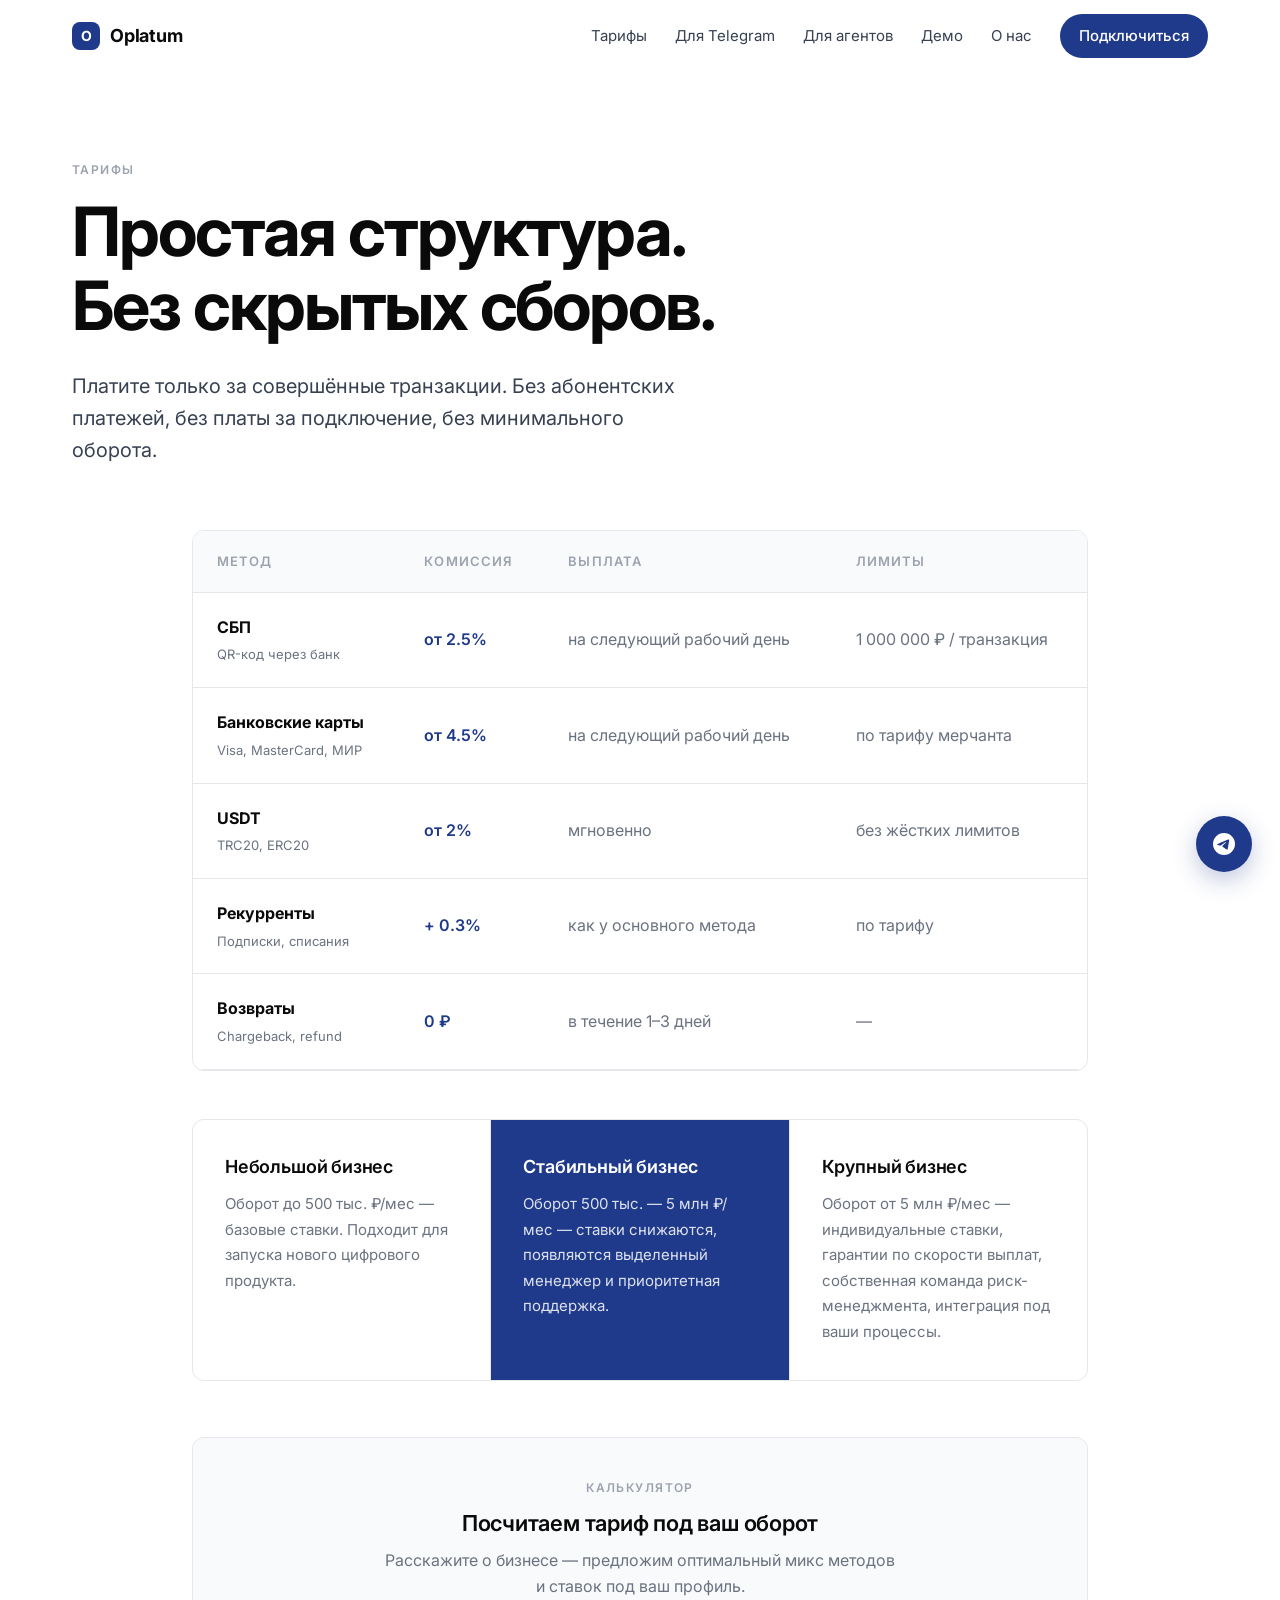
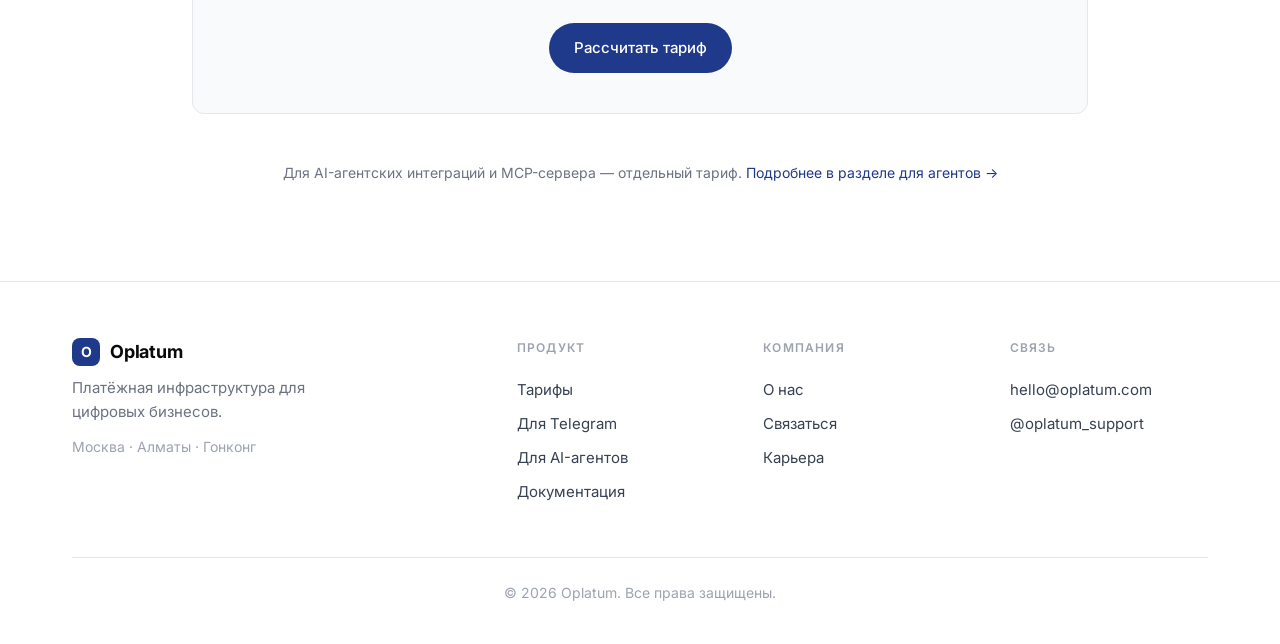
<file: pricing.html>
<!DOCTYPE html>
<html lang="ru">
<head>
<meta charset="UTF-8">
<meta name="viewport" content="width=device-width, initial-scale=1.0">
<title>Тарифы — Oplatum</title>
<meta name="description" content="Детальные тарифы Oplatum. СБП от 2.5%, карты от 4.5%, USDT от 2%. Индивидуальные условия для оборотов от 5 млн ₽/мес.">
<link rel="preconnect" href="https://fonts.googleapis.com">
<link rel="preconnect" href="https://fonts.gstatic.com" crossorigin>
<link href="https://fonts.googleapis.com/css2?family=Inter:wght@400;500;600;700&family=JetBrains+Mono:wght@400;500&display=swap" rel="stylesheet">
<link rel="stylesheet" href="assets/styles.css">
<link rel="icon" href="data:image/svg+xml,<svg xmlns='http://www.w3.org/2000/svg' viewBox='0 0 32 32'><rect width='32' height='32' rx='8' fill='%231F3A8A'/><text x='50%25' y='54%25' text-anchor='middle' dy='.1em' fill='white' font-size='18' font-weight='700' font-family='Inter'>O</text></svg>">
</head>
<body>

<nav class="nav">
  <div class="container nav-inner">
    <a href="index.html" class="logo"><span class="logo-mark">O</span><span>Oplatum</span></a>
    <div class="nav-links">
      <a href="pricing.html">Тарифы</a>
      <a href="telegram.html">Для Telegram</a>
      <a href="agents.html">Для агентов</a>
      <a href="demo.html">Демо</a>
      <a href="about.html">О нас</a>
      <a href="index.html#connect" class="btn btn-primary btn-sm">Подключиться</a>
    </div>
  </div>
</nav>

<section class="hero" style="padding-bottom: 64px;">
  <div class="container">
    <div class="hero-content">
      <div class="eyebrow" style="margin-bottom: 16px;">Тарифы</div>
      <h1>Простая структура. Без&nbsp;скрытых сборов.</h1>
      <p class="subtitle" style="margin-top: 28px; max-width: 640px;">Платите только за совершённые транзакции. Без абонентских платежей, без платы за подключение, без минимального оборота.</p>
    </div>
  </div>
</section>

<section style="padding-top: 0;">
  <div class="container" style="max-width: 960px;">
    <div class="fade-in" style="border: 1px solid var(--c-line); border-radius: var(--r-lg); overflow: hidden; background: #fff;">
      <table class="price-table" style="margin: 0;">
        <thead>
          <tr style="background: #f9fafb;">
            <th style="padding: 20px 24px;">Метод</th>
            <th style="padding: 20px 24px;">Комиссия</th>
            <th style="padding: 20px 24px;">Выплата</th>
            <th style="padding: 20px 24px;">Лимиты</th>
          </tr>
        </thead>
        <tbody>
          <tr>
            <td style="padding: 22px 24px;"><strong>СБП</strong><div style="font-size: 13px; color: var(--c-ink-40); margin-top: 4px;">QR-код через банк</div></td>
            <td style="padding: 22px 24px;" class="price-rate">от&nbsp;2.5%</td>
            <td style="padding: 22px 24px; color: var(--c-ink-40);">на следующий рабочий день</td>
            <td style="padding: 22px 24px; color: var(--c-ink-40);">1 000 000 ₽ / транзакция</td>
          </tr>
          <tr>
            <td style="padding: 22px 24px;"><strong>Банковские карты</strong><div style="font-size: 13px; color: var(--c-ink-40); margin-top: 4px;">Visa, MasterCard, МИР</div></td>
            <td style="padding: 22px 24px;" class="price-rate">от&nbsp;4.5%</td>
            <td style="padding: 22px 24px; color: var(--c-ink-40);">на следующий рабочий день</td>
            <td style="padding: 22px 24px; color: var(--c-ink-40);">по тарифу мерчанта</td>
          </tr>
          <tr>
            <td style="padding: 22px 24px;"><strong>USDT</strong><div style="font-size: 13px; color: var(--c-ink-40); margin-top: 4px;">TRC20, ERC20</div></td>
            <td style="padding: 22px 24px;" class="price-rate">от&nbsp;2%</td>
            <td style="padding: 22px 24px; color: var(--c-ink-40);">мгновенно</td>
            <td style="padding: 22px 24px; color: var(--c-ink-40);">без жёстких лимитов</td>
          </tr>
          <tr>
            <td style="padding: 22px 24px;"><strong>Рекурренты</strong><div style="font-size: 13px; color: var(--c-ink-40); margin-top: 4px;">Подписки, списания</div></td>
            <td style="padding: 22px 24px;" class="price-rate">+ 0.3%</td>
            <td style="padding: 22px 24px; color: var(--c-ink-40);">как у основного метода</td>
            <td style="padding: 22px 24px; color: var(--c-ink-40);">по тарифу</td>
          </tr>
          <tr>
            <td style="padding: 22px 24px;"><strong>Возвраты</strong><div style="font-size: 13px; color: var(--c-ink-40); margin-top: 4px;">Chargeback, refund</div></td>
            <td style="padding: 22px 24px;" class="price-rate">0 ₽</td>
            <td style="padding: 22px 24px; color: var(--c-ink-40);">в&nbsp;течение 1–3 дней</td>
            <td style="padding: 22px 24px; color: var(--c-ink-40);">—</td>
          </tr>
        </tbody>
      </table>
    </div>

    <div class="grid-3 fade-in" style="margin-top: 48px;">
      <div>
        <h3 class="card-title">Небольшой бизнес</h3>
        <p class="card-body">Оборот до 500&nbsp;тыс.&nbsp;₽/мес — базовые ставки. Подходит для запуска нового цифрового продукта.</p>
      </div>
      <div style="background: var(--c-brand); color: #fff;">
        <h3 class="card-title" style="color: #fff;">Стабильный бизнес</h3>
        <p class="card-body" style="color: rgba(255,255,255,.85);">Оборот 500&nbsp;тыс. — 5&nbsp;млн&nbsp;₽/мес — ставки снижаются, появляются выделенный менеджер и приоритетная поддержка.</p>
      </div>
      <div>
        <h3 class="card-title">Крупный бизнес</h3>
        <p class="card-body">Оборот от 5&nbsp;млн&nbsp;₽/мес — индивидуальные ставки, гарантии по скорости выплат, собственная команда риск-менеджмента, интеграция под ваши процессы.</p>
      </div>
    </div>

    <div class="fade-in" style="margin-top: 56px; padding: 40px; border: 1px solid var(--c-line); border-radius: var(--r-lg); background: var(--c-bg-soft); text-align: center;">
      <div class="eyebrow" style="margin-bottom: 12px;">Калькулятор</div>
      <h3 style="font-size: 22px; margin-bottom: 12px;">Посчитаем тариф под ваш оборот</h3>
      <p style="max-width: 520px; margin: 0 auto 24px; color: var(--c-ink-40);">Расскажите о бизнесе — предложим оптимальный микс методов и ставок под ваш профиль.</p>
      <a href="index.html#connect" class="btn btn-primary">Рассчитать тариф</a>
    </div>

    <div class="fade-in" style="margin-top: 48px; text-align: center; font-size: 14px; color: var(--c-ink-40);">
      Для AI-агентских интеграций и MCP-сервера — отдельный тариф. <a href="agents.html" style="color: var(--c-brand);">Подробнее в&nbsp;разделе для&nbsp;агентов →</a>
    </div>
  </div>
</section>

<footer class="footer">
  <div class="container">
    <div class="footer-grid">
      <div>
        <div class="logo" style="margin-bottom: 10px;"><span class="logo-mark">O</span><span>Oplatum</span></div>
        <p style="font-size: 15px; color: var(--c-ink-40); max-width: 280px;">Платёжная инфраструктура для цифровых бизнесов.</p>
        <p style="font-size: 14px; color: var(--c-ink-20); margin-top: 12px;">Москва · Алматы · Гонконг</p>
      </div>
      <div class="footer-col"><h5>Продукт</h5><a href="pricing.html">Тарифы</a><a href="telegram.html">Для Telegram</a><a href="agents.html">Для AI-агентов</a><a href="#">Документация</a></div>
      <div class="footer-col"><h5>Компания</h5><a href="about.html">О нас</a><a href="index.html#connect">Связаться</a><a href="#">Карьера</a></div>
      <div class="footer-col"><h5>Связь</h5><a href="mailto:hello@oplatum.com">hello@oplatum.com</a><a href="https://t.me/oplatum_support">@oplatum_support</a></div>
    </div>
    <div class="footer-bottom">© 2026 Oplatum. Все права защищены.</div>
  </div>
</footer>

<a class="fab" href="https://t.me/oplatum_support" aria-label="Поддержка в Telegram">
  <svg width="22" height="22" viewBox="0 0 24 24" fill="currentColor"><path d="M11.944 0A12 12 0 0 0 0 12a12 12 0 0 0 12 12 12 12 0 0 0 12-12A12 12 0 0 0 12 0a12 12 0 0 0-.056 0zm4.962 7.224c.1-.002.321.023.465.14a.506.506 0 0 1 .171.325c.016.093.036.306.02.472-.18 1.898-.962 6.502-1.36 8.627-.168.9-.499 1.201-.82 1.23-.696.065-1.225-.46-1.9-.902-1.056-.693-1.653-1.124-2.678-1.8-1.185-.78-.417-1.21.258-1.91.177-.184 3.247-2.977 3.307-3.23.007-.032.014-.15-.056-.212s-.174-.041-.249-.024c-.106.024-1.793 1.14-5.061 3.345-.48.33-.913.49-1.302.48-.428-.008-1.252-.241-1.865-.44-.752-.245-1.349-.374-1.297-.789.027-.216.325-.437.893-.663 3.498-1.524 5.83-2.529 6.998-3.014 3.332-1.386 4.025-1.627 4.476-1.635z"/></svg>
</a>

<script src="assets/app.js"></script>
</body>
</html>
</file>
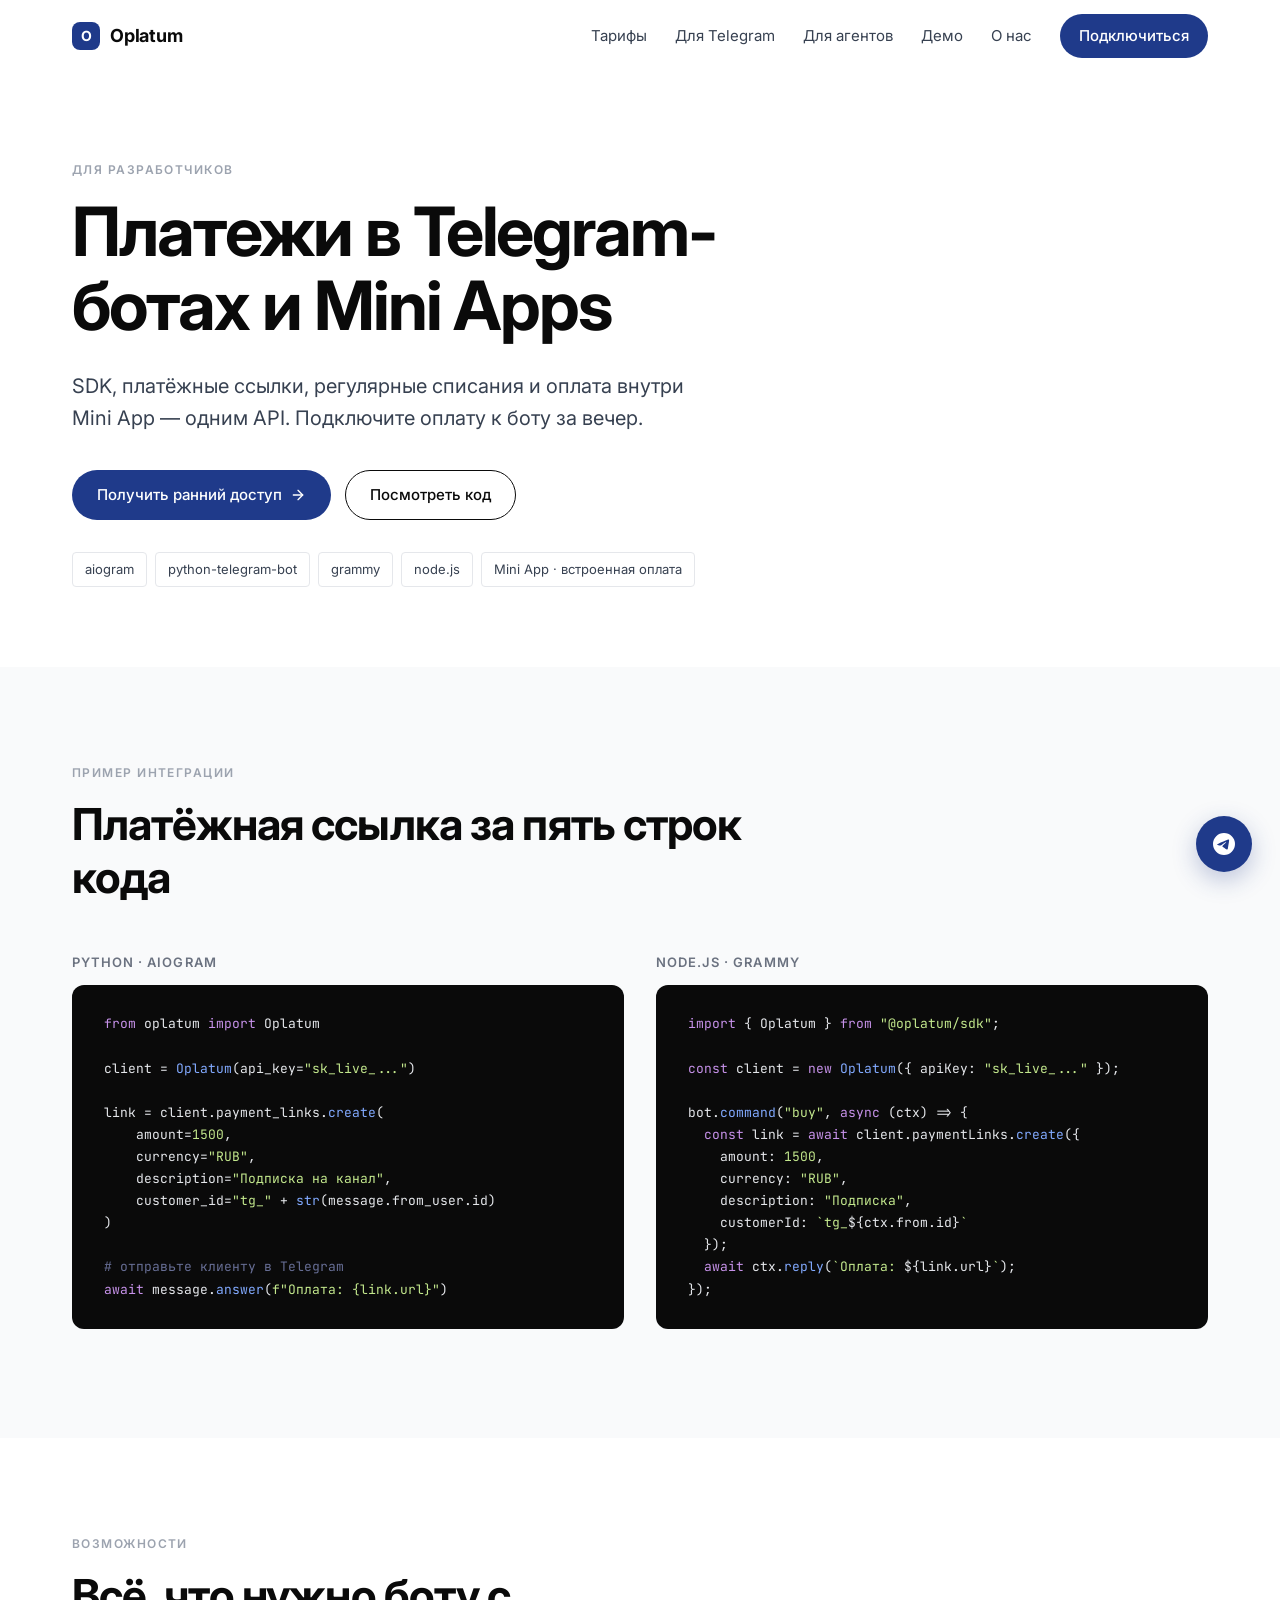
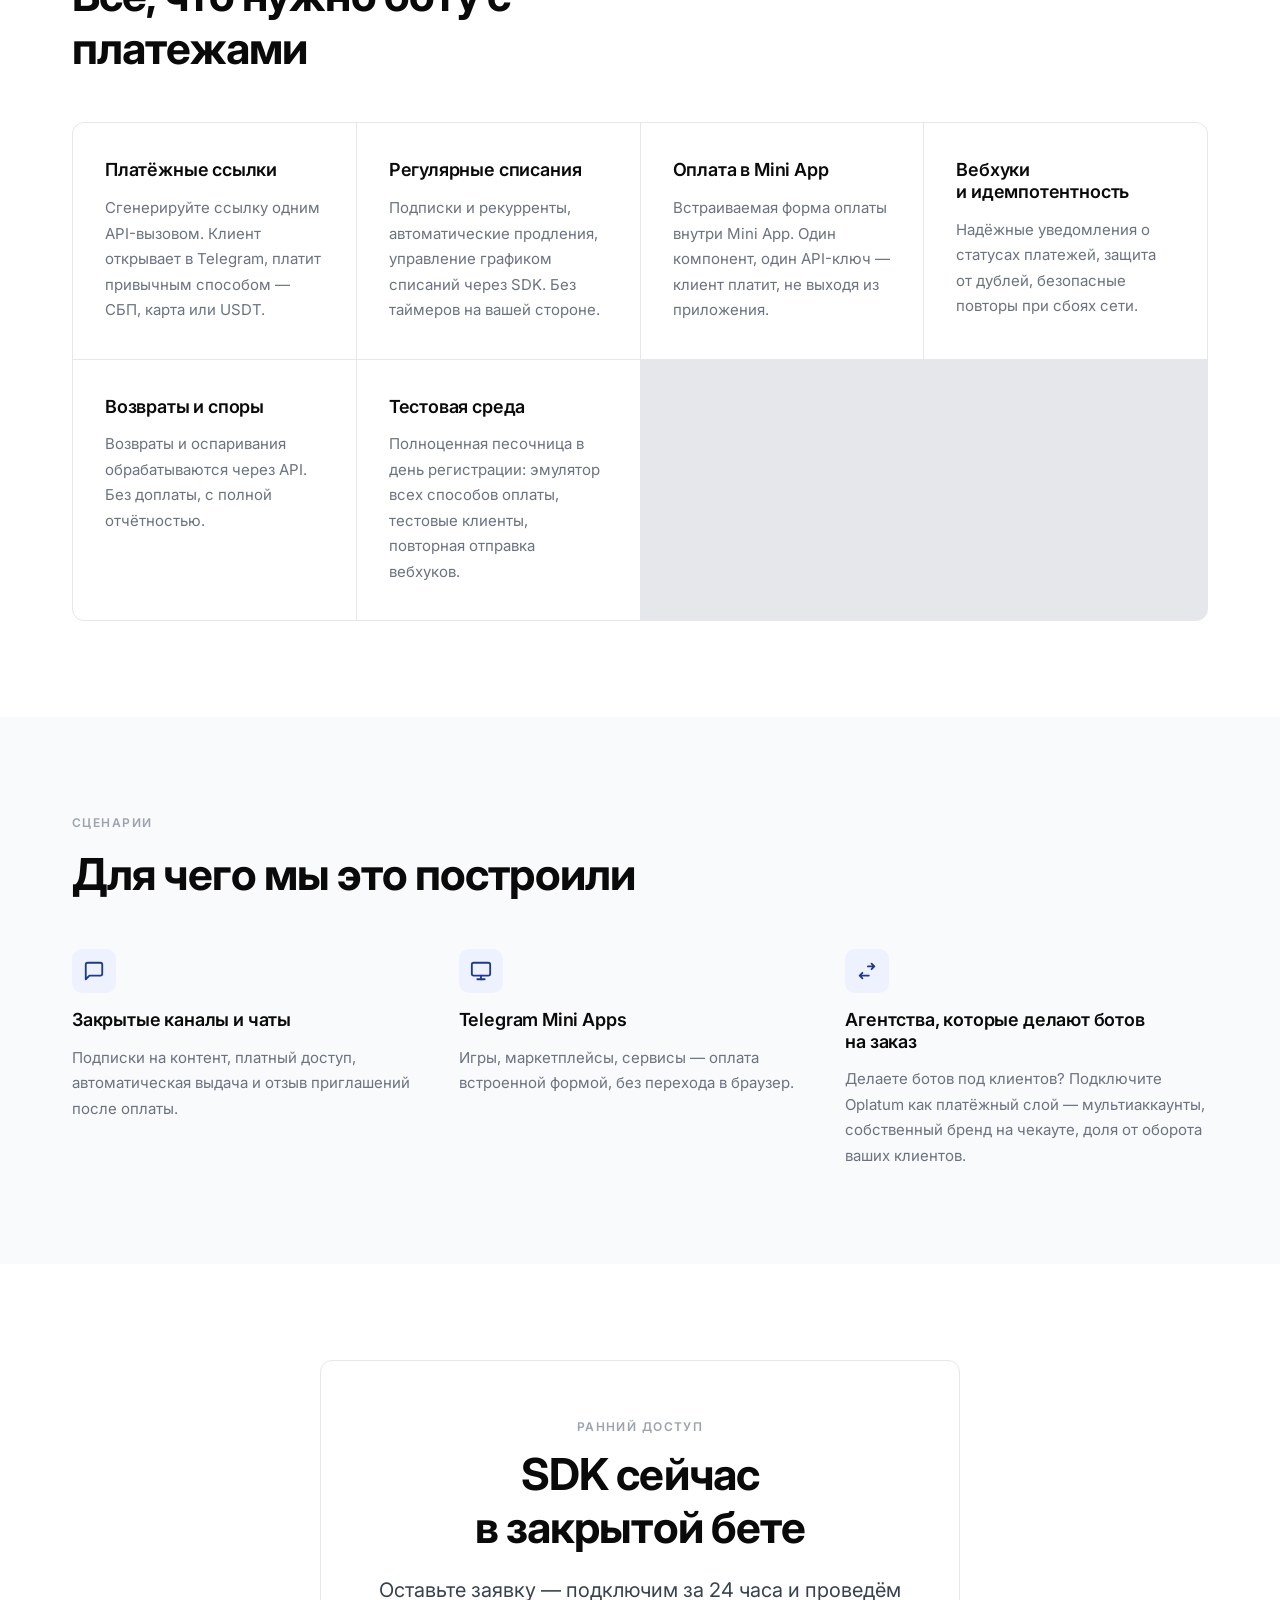
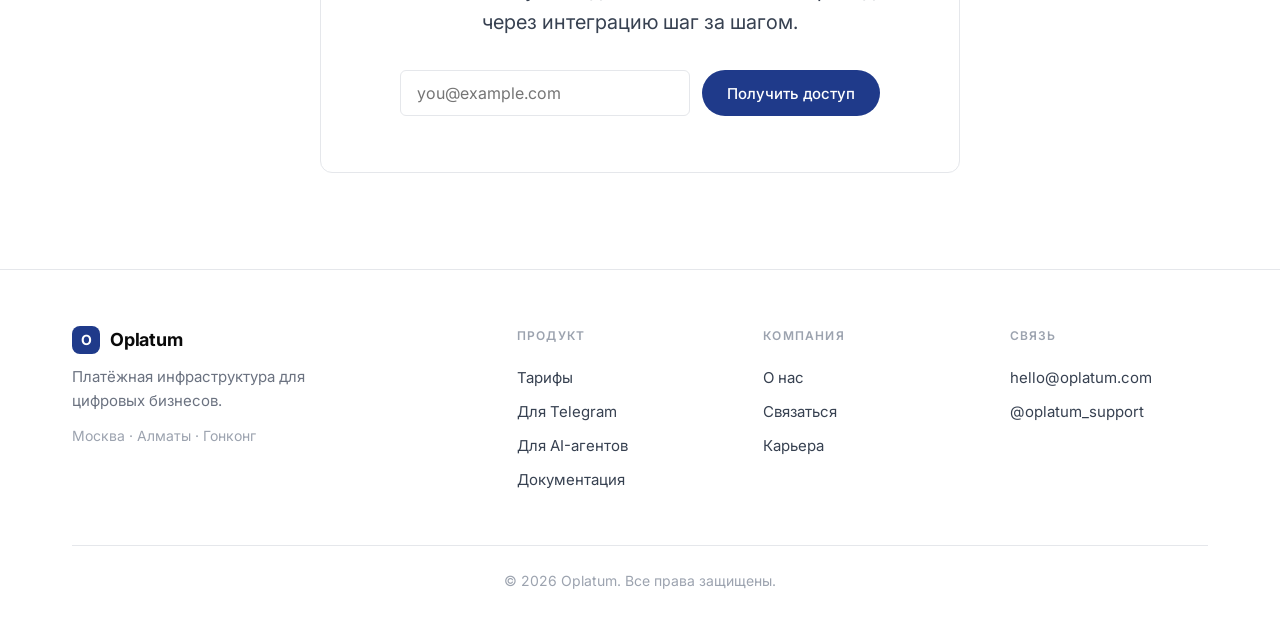
<file: telegram.html>
<!DOCTYPE html>
<html lang="ru">
<head>
<meta charset="UTF-8">
<meta name="viewport" content="width=device-width, initial-scale=1.0">
<title>Для Telegram-ботов и Mini Apps — Oplatum</title>
<meta name="description" content="SDK, платёжные ссылки, регулярные списания и оплата внутри Mini App — одним API. Подключите оплату к Telegram-боту за вечер.">
<link rel="preconnect" href="https://fonts.googleapis.com">
<link rel="preconnect" href="https://fonts.gstatic.com" crossorigin>
<link href="https://fonts.googleapis.com/css2?family=Inter:wght@400;500;600;700&family=JetBrains+Mono:wght@400;500&display=swap" rel="stylesheet">
<link rel="stylesheet" href="assets/styles.css">
<link rel="icon" href="data:image/svg+xml,<svg xmlns='http://www.w3.org/2000/svg' viewBox='0 0 32 32'><rect width='32' height='32' rx='8' fill='%231F3A8A'/><text x='50%25' y='54%25' text-anchor='middle' dy='.1em' fill='white' font-size='18' font-weight='700' font-family='Inter'>O</text></svg>">
<style>
  .code-block { background: #0a0a0a; color: #e5e7eb; font-family: var(--mono); font-size: 13px; line-height: 1.7; padding: 28px 32px; border-radius: var(--r-lg); overflow: auto; }
  .code-block .k { color: #c792ea; }
  .code-block .s { color: #c3e88d; }
  .code-block .f { color: #82aaff; }
  .code-block .c { color: #676e95; }
</style>
</head>
<body>

<nav class="nav">
  <div class="container nav-inner">
    <a href="index.html" class="logo"><span class="logo-mark">O</span><span>Oplatum</span></a>
    <div class="nav-links">
      <a href="pricing.html">Тарифы</a>
      <a href="telegram.html">Для Telegram</a>
      <a href="agents.html">Для агентов</a>
      <a href="demo.html">Демо</a>
      <a href="about.html">О нас</a>
      <a href="index.html#connect" class="btn btn-primary btn-sm">Подключиться</a>
    </div>
  </div>
</nav>

<section class="hero" style="padding-bottom: 80px;">
  <div class="container">
    <div class="hero-content">
      <div class="eyebrow" style="margin-bottom: 16px;">Для разработчиков</div>
      <h1>Платежи в&nbsp;Telegram-ботах и&nbsp;Mini&nbsp;Apps</h1>
      <p class="subtitle" style="margin-top: 28px; max-width: 620px;">SDK, платёжные ссылки, регулярные списания и оплата внутри Mini&nbsp;App — одним API. Подключите оплату к&nbsp;боту за&nbsp;вечер.</p>
      <div class="hero-cta">
        <a href="#waitlist" class="btn btn-primary">
          Получить ранний доступ
          <svg width="16" height="16" viewBox="0 0 24 24" fill="none" stroke="currentColor" stroke-width="2" stroke-linecap="round" stroke-linejoin="round"><line x1="5" y1="12" x2="19" y2="12"/><polyline points="12 5 19 12 12 19"/></svg>
        </a>
        <a href="#examples" class="btn btn-ghost">Посмотреть код</a>
      </div>
      <div class="hero-badges">
        <span class="badge">aiogram</span>
        <span class="badge">python-telegram-bot</span>
        <span class="badge">grammy</span>
        <span class="badge">node.js</span>
        <span class="badge">Mini App · встроенная оплата</span>
      </div>
    </div>
  </div>
</section>

<section class="section-soft" id="examples">
  <div class="container">
    <div class="fade-in" style="max-width: 680px; margin-bottom: 48px;">
      <div class="eyebrow" style="margin-bottom: 16px;">Пример интеграции</div>
      <h2>Платёжная ссылка за пять строк кода</h2>
    </div>
    <div class="fade-in" style="display: grid; grid-template-columns: 1fr 1fr; gap: 32px; align-items: start;">
      <div>
        <div style="font-size: 13px; font-weight: 600; color: var(--c-ink-40); margin-bottom: 12px; text-transform: uppercase; letter-spacing: 0.08em;">Python · aiogram</div>
        <pre class="code-block"><span class="k">from</span> oplatum <span class="k">import</span> Oplatum

client = <span class="f">Oplatum</span>(api_key=<span class="s">"sk_live_..."</span>)

link = client.payment_links.<span class="f">create</span>(
    amount=<span class="s">1500</span>,
    currency=<span class="s">"RUB"</span>,
    description=<span class="s">"Подписка на канал"</span>,
    customer_id=<span class="s">"tg_"</span> + <span class="f">str</span>(message.from_user.id)
)

<span class="c"># отправьте клиенту в Telegram</span>
<span class="k">await</span> message.<span class="f">answer</span>(<span class="s">f"Оплата: {link.url}"</span>)</pre>
      </div>
      <div>
        <div style="font-size: 13px; font-weight: 600; color: var(--c-ink-40); margin-bottom: 12px; text-transform: uppercase; letter-spacing: 0.08em;">Node.js · grammy</div>
        <pre class="code-block"><span class="k">import</span> { Oplatum } <span class="k">from</span> <span class="s">"@oplatum/sdk"</span>;

<span class="k">const</span> client = <span class="k">new</span> <span class="f">Oplatum</span>({ apiKey: <span class="s">"sk_live_..."</span> });

bot.<span class="f">command</span>(<span class="s">"buy"</span>, <span class="k">async</span> (ctx) => {
  <span class="k">const</span> link = <span class="k">await</span> client.paymentLinks.<span class="f">create</span>({
    amount: <span class="s">1500</span>,
    currency: <span class="s">"RUB"</span>,
    description: <span class="s">"Подписка"</span>,
    customerId: <span class="s">`tg_</span>${ctx.from.id}<span class="s">`</span>
  });
  <span class="k">await</span> ctx.<span class="f">reply</span>(<span class="s">`Оплата: </span>${link.url}<span class="s">`</span>);
});</pre>
      </div>
    </div>
  </div>
</section>

<section>
  <div class="container">
    <div class="fade-in" style="max-width: 680px; margin-bottom: 48px;">
      <div class="eyebrow" style="margin-bottom: 16px;">Возможности</div>
      <h2>Всё, что нужно боту с платежами</h2>
    </div>
    <div class="grid-3 fade-in">
      <div>
        <h3 class="card-title">Платёжные ссылки</h3>
        <p class="card-body">Сгенерируйте ссылку одним API-вызовом. Клиент открывает в Telegram, платит привычным способом — СБП, карта или USDT.</p>
      </div>
      <div>
        <h3 class="card-title">Регулярные списания</h3>
        <p class="card-body">Подписки и рекурренты, автоматические продления, управление графиком списаний через SDK. Без таймеров на вашей стороне.</p>
      </div>
      <div>
        <h3 class="card-title">Оплата в&nbsp;Mini&nbsp;App</h3>
        <p class="card-body">Встраиваемая форма оплаты внутри Mini&nbsp;App. Один компонент, один API-ключ — клиент платит, не выходя из приложения.</p>
      </div>
      <div>
        <h3 class="card-title">Вебхуки и&nbsp;идемпотентность</h3>
        <p class="card-body">Надёжные уведомления о статусах платежей, защита от дублей, безопасные повторы при сбоях сети.</p>
      </div>
      <div>
        <h3 class="card-title">Возвраты и&nbsp;споры</h3>
        <p class="card-body">Возвраты и оспаривания обрабатываются через API. Без доплаты, с полной отчётностью.</p>
      </div>
      <div>
        <h3 class="card-title">Тестовая среда</h3>
        <p class="card-body">Полноценная песочница в день регистрации: эмулятор всех способов оплаты, тестовые клиенты, повторная отправка вебхуков.</p>
      </div>
    </div>
  </div>
</section>

<section class="section-soft">
  <div class="container">
    <div class="fade-in" style="max-width: 680px; margin-bottom: 48px;">
      <div class="eyebrow" style="margin-bottom: 16px;">Сценарии</div>
      <h2>Для чего мы это построили</h2>
    </div>
    <div class="solution-list fade-in">
      <div>
        <div class="solution-icon">
          <svg width="22" height="22" viewBox="0 0 24 24" fill="none" stroke="currentColor" stroke-width="2" stroke-linecap="round" stroke-linejoin="round"><path d="M21 15a2 2 0 0 1-2 2H7l-4 4V5a2 2 0 0 1 2-2h14a2 2 0 0 1 2 2z"/></svg>
        </div>
        <h3 class="card-title">Закрытые каналы и&nbsp;чаты</h3>
        <p class="card-body">Подписки на контент, платный доступ, автоматическая выдача и отзыв приглашений после оплаты.</p>
      </div>
      <div>
        <div class="solution-icon">
          <svg width="22" height="22" viewBox="0 0 24 24" fill="none" stroke="currentColor" stroke-width="2" stroke-linecap="round" stroke-linejoin="round"><rect x="2" y="3" width="20" height="14" rx="2"/><line x1="8" y1="21" x2="16" y2="21"/><line x1="12" y1="17" x2="12" y2="21"/></svg>
        </div>
        <h3 class="card-title">Telegram Mini Apps</h3>
        <p class="card-body">Игры, маркетплейсы, сервисы — оплата встроенной формой, без перехода в браузер.</p>
      </div>
      <div>
        <div class="solution-icon">
          <svg width="22" height="22" viewBox="0 0 24 24" fill="none" stroke="currentColor" stroke-width="2" stroke-linecap="round" stroke-linejoin="round"><path d="M20 7h-7M14 17H4M17 4l3 3-3 3M7 14l-3 3 3 3"/></svg>
        </div>
        <h3 class="card-title">Агентства, которые делают ботов на&nbsp;заказ</h3>
        <p class="card-body">Делаете ботов под клиентов? Подключите Oplatum как платёжный слой — мультиаккаунты, собственный бренд на чекауте, доля от оборота ваших клиентов.</p>
      </div>
    </div>
  </div>
</section>

<section id="waitlist">
  <div class="container">
    <div class="fade-in" style="max-width: 640px; margin: 0 auto; text-align: center; padding: 56px 40px; border: 1px solid var(--c-line); border-radius: var(--r-lg); background: #fff;">
      <div class="eyebrow" style="margin-bottom: 12px;">Ранний доступ</div>
      <h2 style="margin-bottom: 20px;">SDK сейчас в&nbsp;закрытой&nbsp;бете</h2>
      <p class="subtitle" style="margin-bottom: 32px;">Оставьте заявку — подключим за 24 часа и проведём через интеграцию шаг за шагом.</p>
      <form data-demo style="display: flex; gap: 12px; max-width: 480px; margin: 0 auto; flex-wrap: wrap;">
        <input type="email" placeholder="you@example.com" required style="flex: 1; min-width: 240px; padding: 12px 16px; font-size: 16px; font-family: var(--font); border: 1.5px solid var(--c-line); border-radius: var(--r); outline: none;">
        <button type="submit" class="btn btn-primary">Получить доступ</button>
      </form>
    </div>
  </div>
</section>

<footer class="footer">
  <div class="container">
    <div class="footer-grid">
      <div>
        <div class="logo" style="margin-bottom: 10px;"><span class="logo-mark">O</span><span>Oplatum</span></div>
        <p style="font-size: 15px; color: var(--c-ink-40); max-width: 280px;">Платёжная инфраструктура для цифровых бизнесов.</p>
        <p style="font-size: 14px; color: var(--c-ink-20); margin-top: 12px;">Москва · Алматы · Гонконг</p>
      </div>
      <div class="footer-col"><h5>Продукт</h5><a href="pricing.html">Тарифы</a><a href="telegram.html">Для Telegram</a><a href="agents.html">Для AI-агентов</a><a href="#">Документация</a></div>
      <div class="footer-col"><h5>Компания</h5><a href="about.html">О нас</a><a href="index.html#connect">Связаться</a><a href="#">Карьера</a></div>
      <div class="footer-col"><h5>Связь</h5><a href="mailto:hello@oplatum.com">hello@oplatum.com</a><a href="https://t.me/oplatum_support">@oplatum_support</a></div>
    </div>
    <div class="footer-bottom">© 2026 Oplatum. Все права защищены.</div>
  </div>
</footer>

<a class="fab" href="https://t.me/oplatum_support" aria-label="Поддержка в Telegram">
  <svg width="22" height="22" viewBox="0 0 24 24" fill="currentColor"><path d="M11.944 0A12 12 0 0 0 0 12a12 12 0 0 0 12 12 12 12 0 0 0 12-12A12 12 0 0 0 12 0a12 12 0 0 0-.056 0zm4.962 7.224c.1-.002.321.023.465.14a.506.506 0 0 1 .171.325c.016.093.036.306.02.472-.18 1.898-.962 6.502-1.36 8.627-.168.9-.499 1.201-.82 1.23-.696.065-1.225-.46-1.9-.902-1.056-.693-1.653-1.124-2.678-1.8-1.185-.78-.417-1.21.258-1.91.177-.184 3.247-2.977 3.307-3.23.007-.032.014-.15-.056-.212s-.174-.041-.249-.024c-.106.024-1.793 1.14-5.061 3.345-.48.33-.913.49-1.302.48-.428-.008-1.252-.241-1.865-.44-.752-.245-1.349-.374-1.297-.789.027-.216.325-.437.893-.663 3.498-1.524 5.83-2.529 6.998-3.014 3.332-1.386 4.025-1.627 4.476-1.635z"/></svg>
</a>

<script src="assets/app.js"></script>
</body>
</html>
</file>
<file: assets/styles.css>
:root {
  --c-bg: #ffffff;
  --c-bg-soft: #f9fafb;
  --c-ink: #0a0a0a;
  --c-ink-60: #374151;
  --c-ink-40: #6b7280;
  --c-ink-20: #9ca3af;
  --c-line: #e5e7eb;
  --c-line-soft: #f0f1f3;
  --c-brand: #1f3a8a;
  --c-brand-soft: #eef2ff;
  --c-accent: #3b82f6;
  --c-success: #059669;
  --r: 6px;
  --r-lg: 12px;
  --maxw: 1200px;
  --pad: 32px;
  --font: "Inter", -apple-system, "SF Pro Text", "Helvetica Neue", system-ui, sans-serif;
  --mono: "JetBrains Mono", ui-monospace, SFMono-Regular, Menlo, monospace;
}

* { box-sizing: border-box; }
html, body { margin: 0; padding: 0; }
body {
  font-family: var(--font);
  color: var(--c-ink);
  background: var(--c-bg);
  line-height: 1.6;
  font-size: 16px;
  -webkit-font-smoothing: antialiased;
  -moz-osx-font-smoothing: grayscale;
}
a { color: inherit; text-decoration: none; }
button { font-family: var(--font); cursor: pointer; }

.container {
  max-width: var(--maxw);
  margin: 0 auto;
  padding: 0 var(--pad);
}

/* Nav */
.nav {
  position: fixed; top: 0; left: 0; right: 0; z-index: 100;
  background: transparent;
  border-bottom: 1px solid transparent;
  transition: background-color .2s ease, border-color .2s ease;
}
.nav.scrolled { background: rgba(255,255,255,.96); backdrop-filter: saturate(1.1) blur(8px); border-bottom-color: var(--c-line); }
.nav-inner { display: flex; align-items: center; justify-content: space-between; height: 72px; }
.nav-links { display: flex; align-items: center; gap: 28px; }
.nav-links a { font-size: 15px; color: var(--c-ink-60); }
.nav-links a:hover { color: var(--c-ink); }

/* Logo */
.logo { display: inline-flex; align-items: center; gap: 10px; font-weight: 700; font-size: 18px; letter-spacing: -0.01em; color: var(--c-ink); }
.logo-mark {
  display: inline-flex; align-items: center; justify-content: center;
  width: 28px; height: 28px; border-radius: 8px;
  background: var(--c-brand); color: #fff; font-weight: 700; font-size: 14px;
}

/* Buttons */
.btn { display: inline-flex; align-items: center; gap: 8px; padding: 12px 24px; border-radius: 999px; font-size: 15px; font-weight: 500; border: 1.5px solid transparent; transition: background-color .15s ease, color .15s ease, border-color .15s ease; text-decoration: none; }
.btn-primary, .nav-links a.btn-primary { background: var(--c-brand); color: #fff; }
.btn-primary:hover, .nav-links a.btn-primary:hover { background: #172d6b; color: #fff; }
.btn-ghost { background: transparent; color: var(--c-ink); border-color: var(--c-ink); }
.btn-ghost:hover { background: var(--c-ink); color: #fff; }
.btn-sm { padding: 9px 18px; font-size: 14px; }

/* Typography */
h1, h2, h3, h4 { margin: 0; letter-spacing: -0.02em; line-height: 1.2; }
h1 { font-size: clamp(44px, 6vw, 68px); font-weight: 700; line-height: 1.08; letter-spacing: -0.03em; }
h2 { font-size: clamp(28px, 4vw, 44px); font-weight: 700; }
h3 { font-size: 18px; font-weight: 600; letter-spacing: -0.01em; }
p { margin: 0; color: var(--c-ink-60); }
.subtitle { font-size: 20px; line-height: 1.6; color: var(--c-ink-60); }
.eyebrow { font-size: 12px; font-weight: 600; color: var(--c-ink-20); letter-spacing: 0.12em; text-transform: uppercase; }

/* Sections */
section { padding: 96px 0; }
.section-soft { background: var(--c-bg-soft); }

/* Hero */
.hero { padding-top: 160px; padding-bottom: 120px; }
.hero-content { max-width: 760px; }
.hero-cta { display: flex; gap: 14px; flex-wrap: wrap; margin: 36px 0 32px; }
.hero-badges { display: flex; flex-wrap: wrap; gap: 8px; }
.badge { display: inline-flex; align-items: center; gap: 6px; padding: 6px 12px; border: 1px solid var(--c-line); border-radius: 4px; font-size: 13px; color: var(--c-ink-60); white-space: nowrap; background: #fff; }
.badge-dot { width: 6px; height: 6px; border-radius: 50%; background: var(--c-success); display: inline-block; }

/* Trust bar */
.trustbar { display: grid; grid-template-columns: repeat(auto-fit, minmax(220px, 1fr)); gap: 1px; background: var(--c-line); border: 1px solid var(--c-line); border-radius: var(--r-lg); overflow: hidden; }
.trust-item { padding: 28px 28px; background: #fff; }
.trust-value { font-size: 32px; font-weight: 700; letter-spacing: -0.02em; color: var(--c-ink); }
.trust-label { font-size: 14px; color: var(--c-ink-40); margin-top: 4px; }

/* Problem cards */
.grid-3 { display: grid; grid-template-columns: repeat(auto-fit, minmax(280px, 1fr)); gap: 1px; background: var(--c-line); border-radius: var(--r-lg); overflow: hidden; border: 1px solid var(--c-line); }
.grid-3 > * { background: #fff; padding: 36px 32px; }
.card-title { font-size: 18px; font-weight: 600; margin: 0 0 14px; color: var(--c-ink); }
.card-body { font-size: 15px; color: var(--c-ink-40); line-height: 1.7; }

/* Solution */
.solution-list { display: grid; grid-template-columns: repeat(auto-fit, minmax(280px, 1fr)); gap: 24px; }
.solution-item { padding: 0; }
.solution-icon { width: 44px; height: 44px; border-radius: 10px; background: var(--c-brand-soft); color: var(--c-brand); display: inline-flex; align-items: center; justify-content: center; margin-bottom: 16px; }

/* Flow */
.flow { display: flex; flex-direction: column; align-items: center; gap: 0; }
.flow-box { border: 1.5px solid var(--c-line); border-radius: 6px; padding: 14px 28px; font-size: 15px; font-weight: 500; color: var(--c-ink); background: #fff; text-align: center; white-space: nowrap; }
.flow-box-accent { background: var(--c-brand); border-color: var(--c-brand); color: #fff; font-weight: 600; }
.flow-arrow { display: flex; flex-direction: column; align-items: center; padding: 4px 0; }
.flow-arrow .line { width: 1.5px; height: 20px; background: var(--c-ink-20); }
.flow-arrow .tri { width: 10px; height: 8px; background: var(--c-ink-20); clip-path: polygon(50% 100%, 0 0, 100% 0); }
.flow-methods { display: flex; gap: 8px; align-items: center; justify-content: center; flex-wrap: wrap; }
.flow-method { border: 1.5px solid var(--c-line); border-radius: 6px; padding: 12px 20px; font-size: 14px; font-weight: 500; color: var(--c-ink-60); background: var(--c-bg-soft); }
.flow-dot { width: 4px; height: 4px; border-radius: 50%; background: var(--c-line); }

/* Pricing snippet */
.price-table { width: 100%; border-collapse: collapse; margin-top: 24px; }
.price-table th, .price-table td { padding: 18px 20px; text-align: left; border-bottom: 1px solid var(--c-line); }
.price-table th { font-size: 13px; font-weight: 600; color: var(--c-ink-20); text-transform: uppercase; letter-spacing: 0.08em; }
.price-table td { font-size: 16px; }
.price-rate { font-weight: 600; font-size: 18px; color: var(--c-brand); }

/* Segments */
.segments { display: grid; grid-template-columns: repeat(auto-fit, minmax(260px, 1fr)); gap: 16px; }
.segment-card { border: 1px solid var(--c-line); border-radius: var(--r-lg); padding: 28px; transition: border-color .15s, transform .15s; background: #fff; }
.segment-card:hover { border-color: var(--c-brand); transform: translateY(-2px); }
.segment-card .card-title { margin-bottom: 10px; }
.segment-card .card-body { margin-bottom: 16px; }
.segment-card a { color: var(--c-brand); font-weight: 500; font-size: 14px; display: inline-flex; align-items: center; gap: 6px; }
.segment-status { font-size: 12px; font-weight: 500; padding: 3px 10px; border-radius: 4px; display: inline-block; margin-bottom: 14px; letter-spacing: 0.02em; }
.status-live { background: #ecfdf5; color: var(--c-success); }
.status-soon { background: var(--c-brand-soft); color: var(--c-brand); }

/* Dashboard mockup */
.dashboard-mock {
  border: 1px solid var(--c-line); border-radius: var(--r-lg);
  overflow: hidden; background: #fff; box-shadow: 0 20px 40px rgba(0,0,0,.04);
}
.dashboard-bar { display: flex; align-items: center; gap: 8px; padding: 14px 16px; background: #f3f4f6; border-bottom: 1px solid var(--c-line); }
.dashboard-dot { width: 12px; height: 12px; border-radius: 50%; background: #d1d5db; }
.dashboard-url { flex: 1; background: #fff; border: 1px solid var(--c-line); border-radius: 6px; padding: 6px 12px; font-size: 13px; color: var(--c-ink-40); font-family: var(--mono); }
.dashboard-body { display: grid; grid-template-columns: 180px 1fr; min-height: 420px; }
.dashboard-sidebar { background: #0a0a0a; color: #fff; padding: 20px 14px; }
.dashboard-sidebar .s-logo { font-weight: 700; font-size: 16px; margin-bottom: 24px; padding: 0 10px; color: #fff; }
.dashboard-sidebar .s-nav { display: flex; flex-direction: column; gap: 2px; }
.dashboard-sidebar .s-nav a { padding: 8px 10px; font-size: 13px; color: rgba(255,255,255,.6); border-radius: 6px; }
.dashboard-sidebar .s-nav a.active { background: rgba(255,255,255,.08); color: #fff; }
.dashboard-main { padding: 28px 32px; }
.dashboard-main h4 { font-size: 20px; margin-bottom: 20px; letter-spacing: -0.01em; }
.stat-row { display: grid; grid-template-columns: repeat(4, 1fr); gap: 12px; margin-bottom: 24px; }
.stat-card { border: 1px solid var(--c-line); border-radius: 8px; padding: 16px; }
.stat-card .s-label { font-size: 11px; font-weight: 600; color: var(--c-ink-20); letter-spacing: 0.08em; text-transform: uppercase; margin-bottom: 6px; }
.stat-card .s-value { font-size: 22px; font-weight: 700; letter-spacing: -0.02em; color: var(--c-ink); }
.stat-card .s-delta { font-size: 12px; color: var(--c-success); margin-top: 4px; }
.txn-table { width: 100%; border-collapse: collapse; font-size: 13px; }
.txn-table th, .txn-table td { padding: 10px 12px; text-align: left; border-bottom: 1px solid var(--c-line); }
.txn-table th { font-size: 10px; font-weight: 600; color: var(--c-ink-20); text-transform: uppercase; letter-spacing: 0.08em; }
.pill { display: inline-block; padding: 2px 8px; border-radius: 4px; font-size: 11px; font-weight: 500; }
.pill-ok { background: #ecfdf5; color: var(--c-success); }
.pill-pending { background: #fef3c7; color: #b45309; }

/* FAQ */
.faq { border-top: 1px solid var(--c-line); max-width: 820px; margin: 0 auto; }
.faq-item { border-bottom: 1px solid var(--c-line); }
.faq-q { width: 100%; display: flex; justify-content: space-between; align-items: center; padding: 24px 0; background: none; border: none; cursor: pointer; text-align: left; gap: 16px; font-family: inherit; color: var(--c-ink); font-size: 17px; font-weight: 500; line-height: 1.5; }
.faq-icon { flex-shrink: 0; color: var(--c-ink-40); transition: transform 0.15s; }
.faq-item.open .faq-icon { transform: rotate(180deg); }
.faq-a { max-height: 0; overflow: hidden; transition: max-height .3s ease; }
.faq-item.open .faq-a { max-height: 500px; }
.faq-a-inner { padding-bottom: 24px; color: var(--c-ink-60); font-size: 16px; line-height: 1.7; }

/* Form */
.form-grid { display: grid; grid-template-columns: 1fr 1fr; gap: 72px; align-items: start; }
.form-field { display: flex; flex-direction: column; gap: 6px; margin-bottom: 16px; }
.form-field label { font-size: 14px; font-weight: 500; color: var(--c-ink-60); }
.form-field label .req { color: var(--c-brand); }
.form-field input, .form-field select {
  width: 100%; padding: 12px 16px; font-size: 16px; font-family: var(--font);
  border: 1.5px solid var(--c-line); border-radius: var(--r); color: var(--c-ink);
  outline: none; background: #fff; transition: border-color .15s;
}
.form-field input:focus, .form-field select:focus { border-color: var(--c-brand); }
.form-submit { width: 100%; justify-content: center; padding: 16px; font-size: 16px; margin-top: 8px; }
.perks-list { list-style: none; padding: 0; margin: 0; }
.perks-list li { display: flex; gap: 16px; align-items: flex-start; margin-bottom: 26px; }
.check {
  flex-shrink: 0; width: 24px; height: 24px; border-radius: 50%;
  background: var(--c-brand); color: #fff; display: inline-flex;
  align-items: center; justify-content: center; margin-top: 2px;
}
.perks-list h4 { font-size: 16px; font-weight: 600; color: var(--c-ink); margin-bottom: 4px; }
.perks-list p { font-size: 15px; color: var(--c-ink-40); line-height: 1.6; }

/* About */
.about-grid { display: grid; grid-template-columns: 1fr 1fr; gap: 64px; align-items: center; }
.offices { display: flex; gap: 32px; margin-top: 24px; }
.office { }
.office .eyebrow { color: var(--c-brand); font-size: 11px; letter-spacing: 0.14em; }
.office-name { font-size: 18px; font-weight: 600; margin-top: 4px; }

/* Footer */
.footer { border-top: 1px solid var(--c-line); padding: 56px 0 40px; }
.footer-grid { display: grid; grid-template-columns: 2fr 1fr 1fr 1fr; gap: 48px; margin-bottom: 48px; }
.footer-col h5 { font-size: 12px; font-weight: 600; color: var(--c-ink-20); letter-spacing: 0.1em; text-transform: uppercase; margin: 0 0 16px; }
.footer-col a { display: block; padding: 5px 0; font-size: 15px; color: var(--c-ink-60); }
.footer-col a:hover { color: var(--c-ink); }
.footer-bottom { border-top: 1px solid var(--c-line); padding-top: 24px; text-align: center; color: var(--c-ink-20); font-size: 14px; }

/* Floating TG */
.fab {
  position: fixed; bottom: 28px; right: 28px; width: 56px; height: 56px;
  background: var(--c-brand); color: #fff; border-radius: 50%;
  display: inline-flex; align-items: center; justify-content: center;
  box-shadow: 0 8px 24px rgba(31, 58, 138, 0.28);
  transition: transform .15s;
  z-index: 200;
}
.fab:hover { transform: scale(1.08); }

/* Responsive */
@media (max-width: 900px) {
  .form-grid, .about-grid, .demo-teaser { grid-template-columns: 1fr !important; gap: 32px !important; padding: 32px !important; }
  .dashboard-body { grid-template-columns: 1fr; }
  .dashboard-sidebar { display: none; }
  .stat-row { grid-template-columns: repeat(2, 1fr); }
  .footer-grid { grid-template-columns: 1fr 1fr; gap: 32px; }
  section { padding: 72px 0; }
  .hero { padding-top: 130px; padding-bottom: 80px; }
  .nav-links a:not(.btn) { display: none; }
}

/* Animations */
.fade-in { opacity: 0; transform: translateY(16px); transition: opacity .6s ease, transform .6s ease; }
.fade-in.visible { opacity: 1; transform: none; }
</file>
